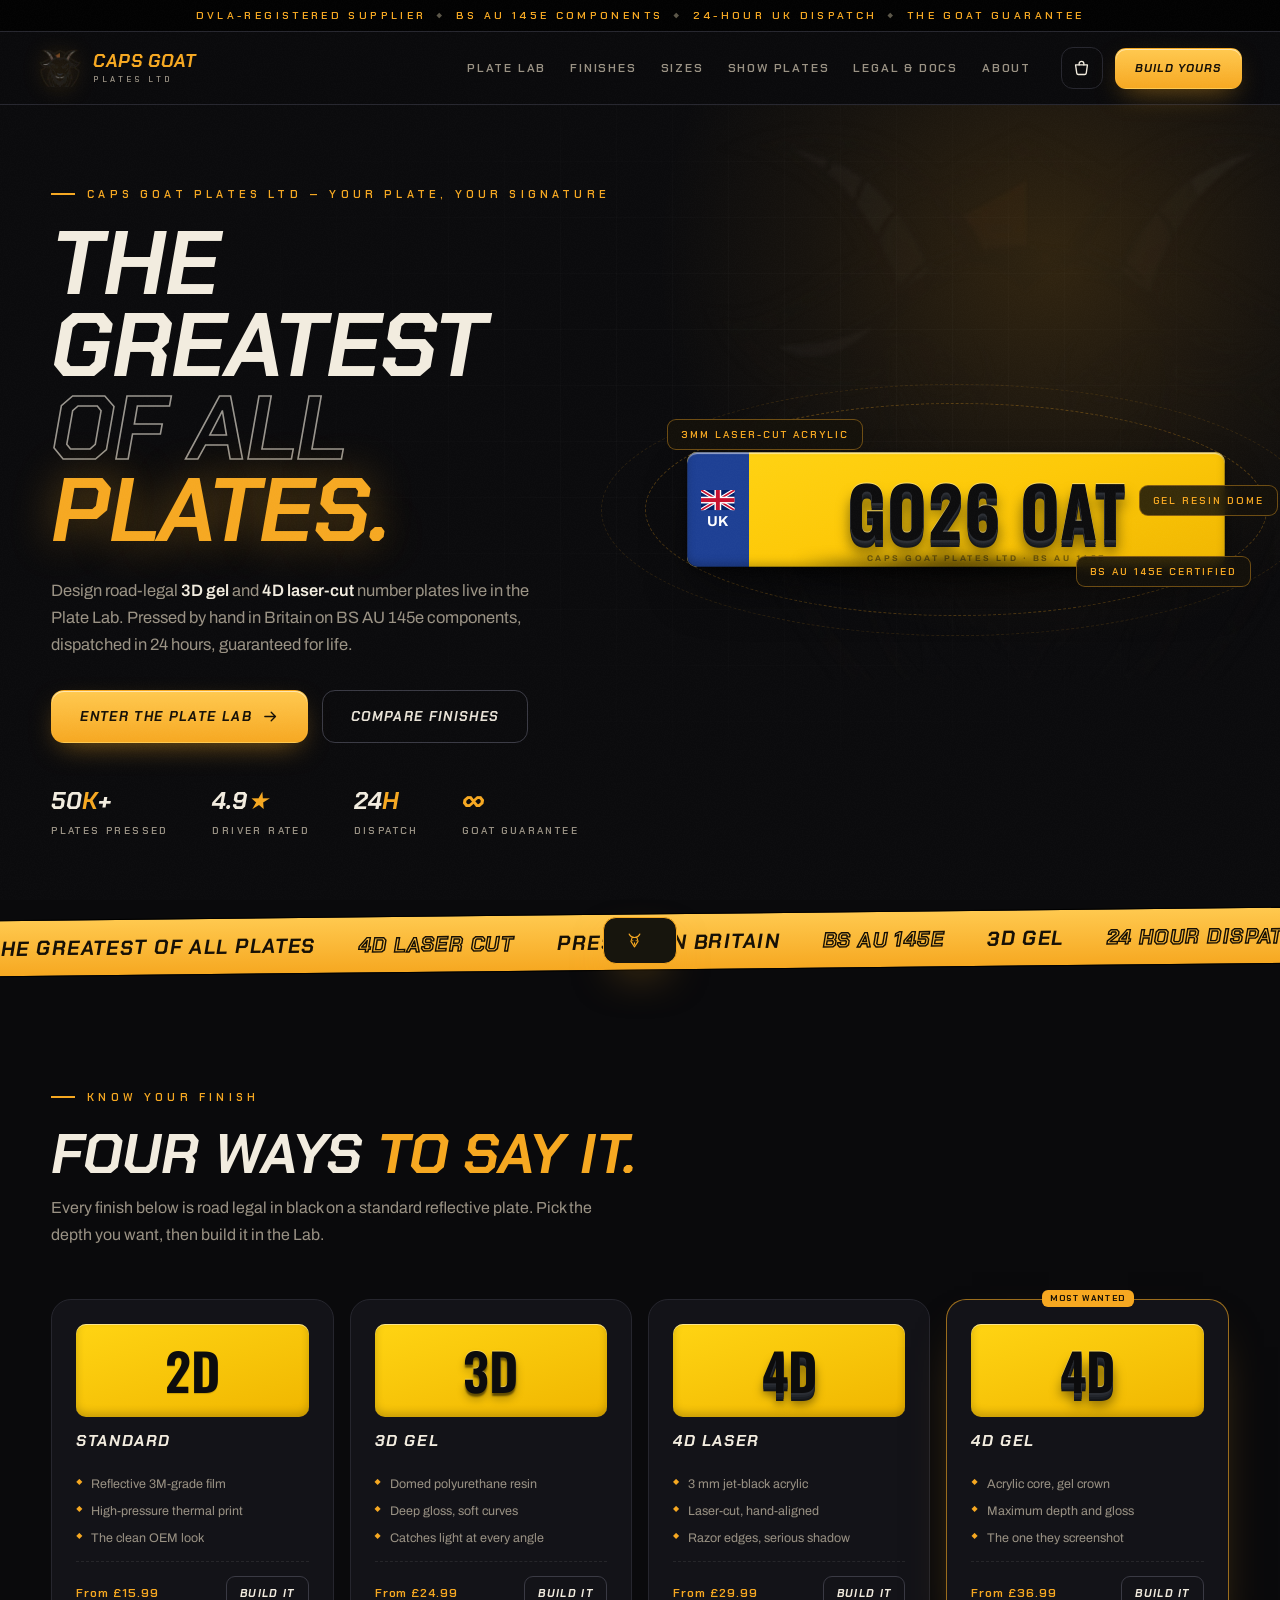
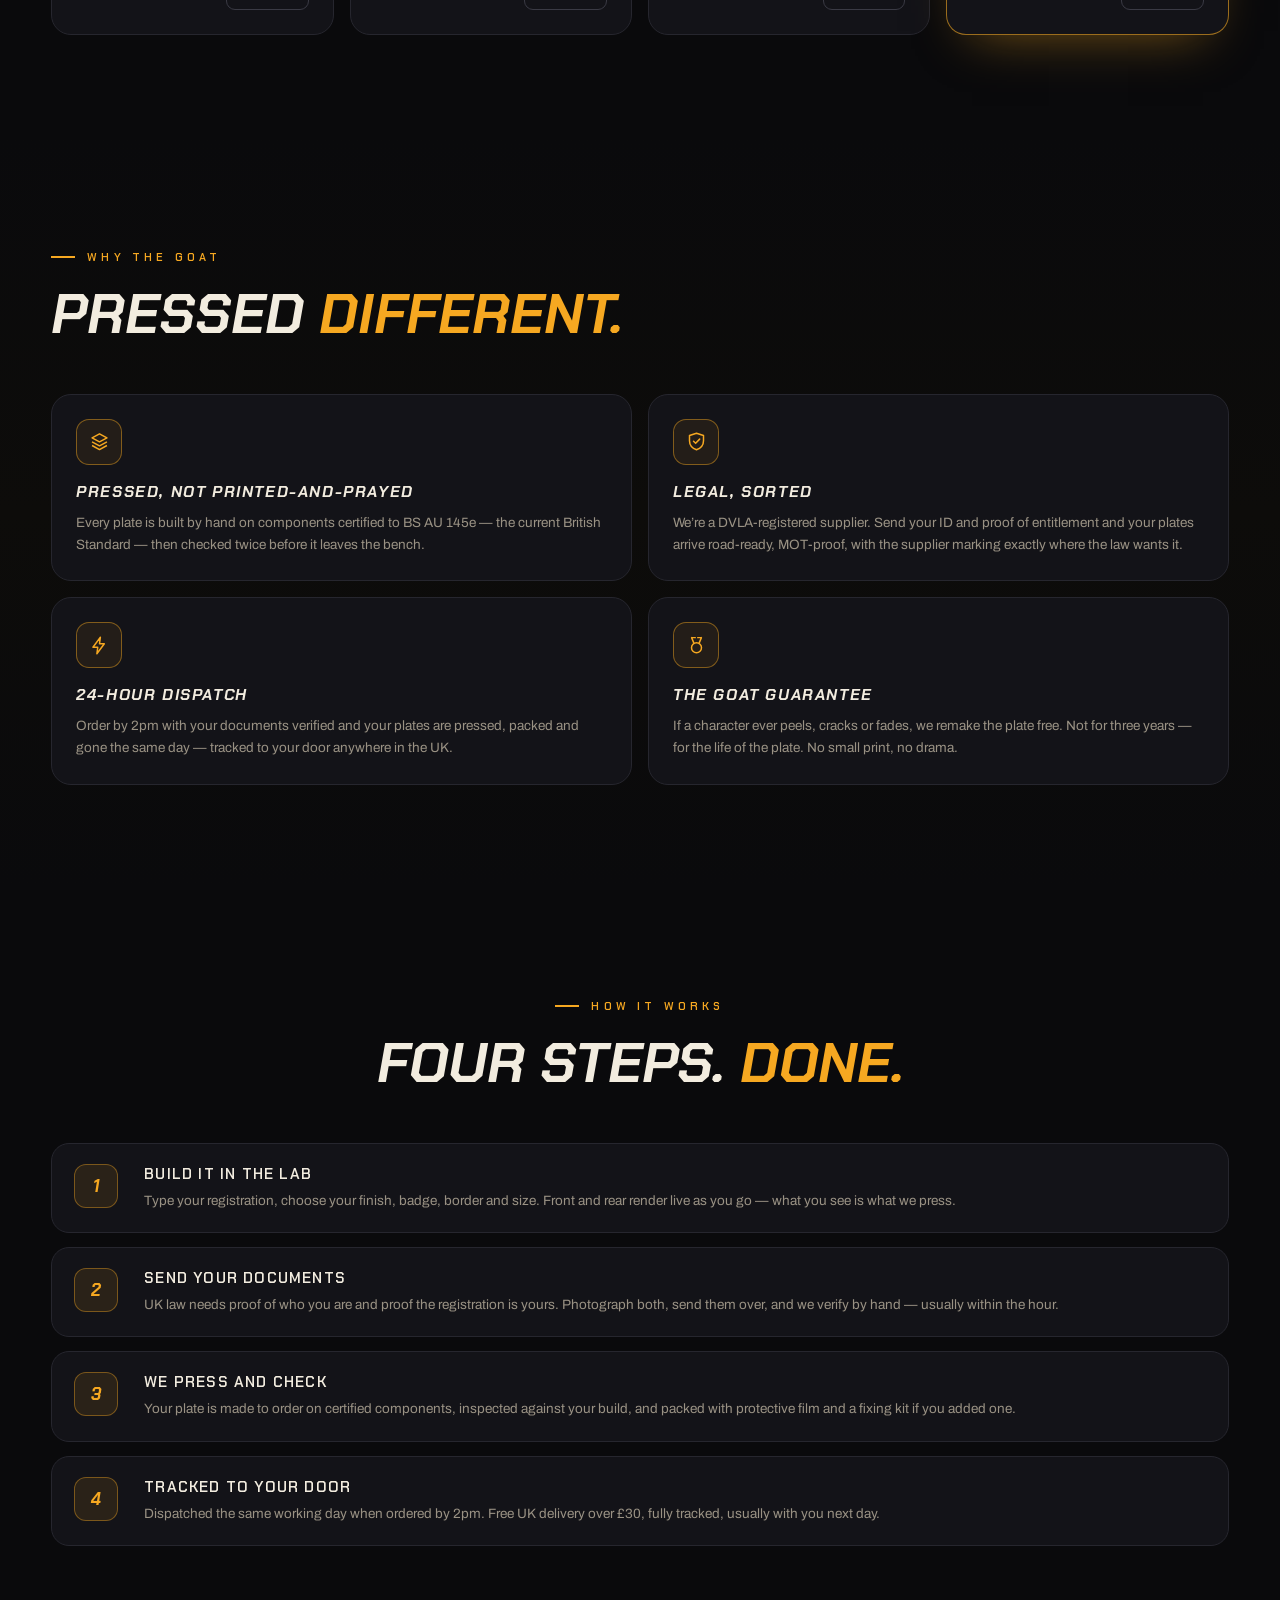
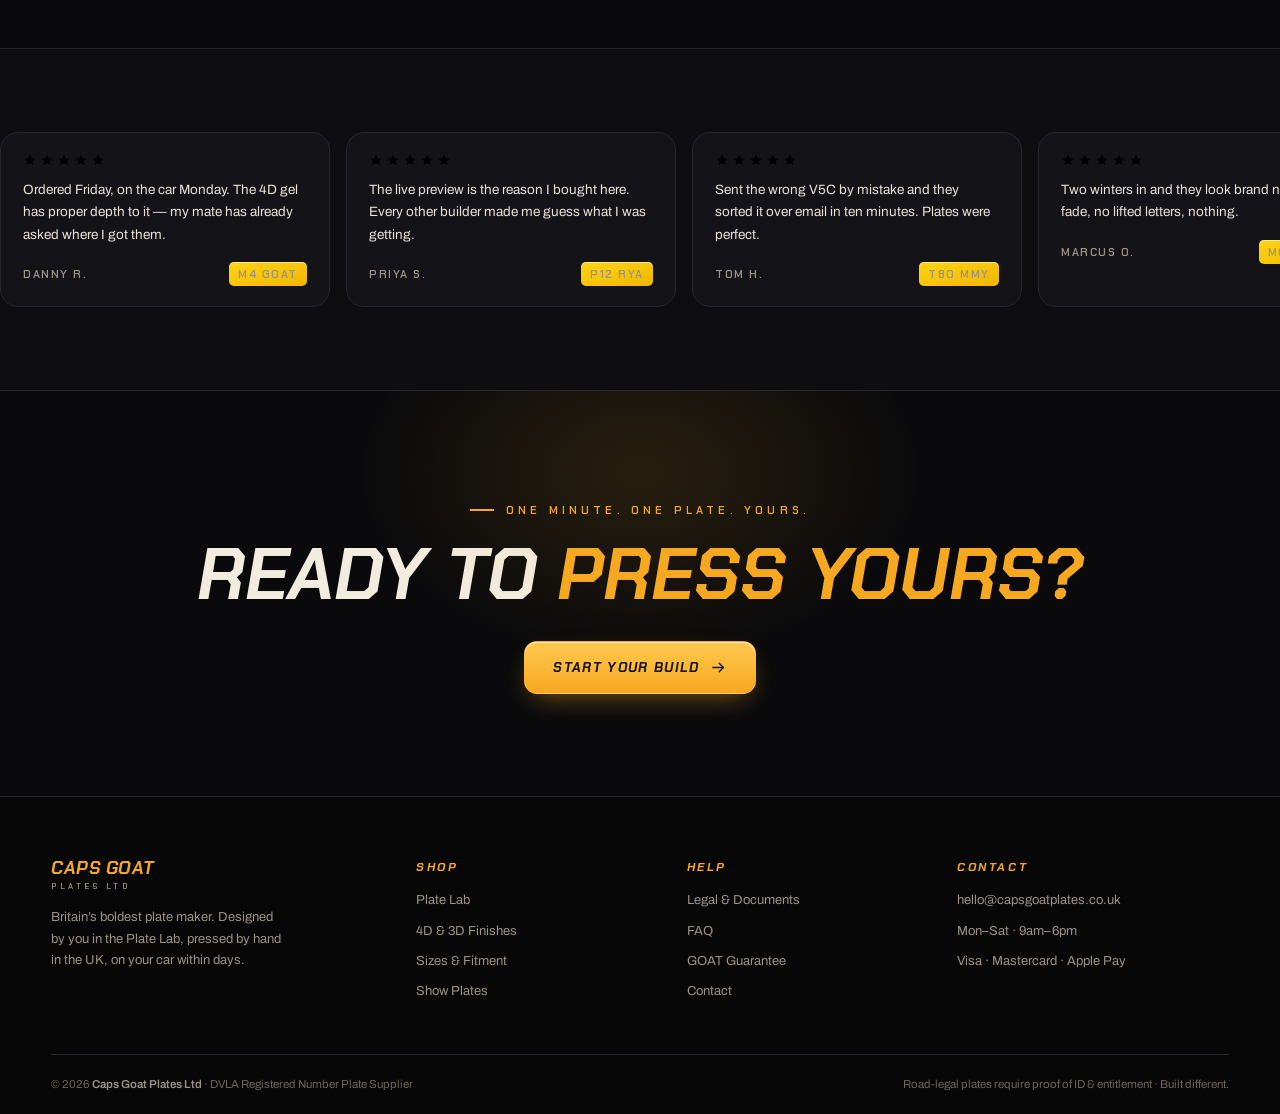
<file: caps-goat-plates-website (1)/index.html>
<!DOCTYPE html>
<html lang="en-GB" class="no-js">
<head>
<meta charset="utf-8">
<meta name="viewport" content="width=device-width,initial-scale=1">
<title>Caps Goat Plates Ltd | 3D &amp; 4D Number Plate Builder UK</title>
<meta name="description" content="Design road-legal 3D gel and 4D laser-cut number plates live in the Plate Lab. DVLA-registered supplier, BS AU 145e components, 24-hour UK dispatch, lifetime guarantee.">
<link rel="canonical" href="https://capsgoatplates.co.uk/">
<meta name="theme-color" content="#0a0a0c">
<meta name="robots" content="index,follow,max-image-preview:large">
<meta property="og:type" content="website">
<meta property="og:site_name" content="Caps Goat Plates Ltd">
<meta property="og:title" content="Caps Goat Plates Ltd | 3D &amp; 4D Number Plate Builder UK">
<meta property="og:description" content="Design road-legal 3D gel and 4D laser-cut number plates live in the Plate Lab. DVLA-registered supplier, BS AU 145e components, 24-hour UK dispatch, lifetime guarantee.">
<meta property="og:url" content="https://capsgoatplates.co.uk/">
<meta property="og:image" content="https://capsgoatplates.co.uk/assets/img/og.jpg">
<meta property="og:locale" content="en_GB">
<meta name="twitter:card" content="summary_large_image">
<meta name="twitter:title" content="Caps Goat Plates Ltd | 3D &amp; 4D Number Plate Builder UK">
<meta name="twitter:description" content="Design road-legal 3D gel and 4D laser-cut number plates live in the Plate Lab. DVLA-registered supplier, BS AU 145e components, 24-hour UK dispatch, lifetime guarantee.">
<meta name="twitter:image" content="https://capsgoatplates.co.uk/assets/img/og.jpg">
<link rel="icon" href="assets/img/favicon-32.png" sizes="32x32">
<link rel="apple-touch-icon" href="assets/img/apple-touch-icon.png">
<link rel="preconnect" href="https://fonts.googleapis.com">
<link rel="preconnect" href="https://fonts.gstatic.com" crossorigin>
<link rel="preload" as="image" href="assets/img/emblem.webp">
<link rel="stylesheet" href="assets/css/main.css?v=2">
<link rel="stylesheet" href="https://fonts.googleapis.com/css2?family=Archivo:ital,wght@0,400;0,600;0,700;1,700&family=Chakra+Petch:ital,wght@0,600;0,700;1,700&family=Oswald:wght@600&display=swap" media="print" onload="this.media='all'">
<noscript><link rel="stylesheet" href="https://fonts.googleapis.com/css2?family=Archivo:ital,wght@0,400;0,600;0,700;1,700&family=Chakra+Petch:ital,wght@0,600;0,700;1,700&family=Oswald:wght@600&display=swap"></noscript>
<script type="application/ld+json">{"@context":"https://schema.org","@type":"AutoPartsStore","name":"Caps Goat Plates Ltd","url":"https://capsgoatplates.co.uk/","image":"https://capsgoatplates.co.uk/assets/img/og.jpg","email":"hello@capsgoatplates.co.uk","priceRange":"££","address":{"@type":"PostalAddress","addressCountry":"GB"},"areaServed":"GB","description":"DVLA-registered maker of road-legal 3D gel and 4D laser-cut number plates, pressed by hand in Britain.","aggregateRating":{"@type":"AggregateRating","ratingValue":"4.9","reviewCount":"1284"}}</script>
</head>
<body>
<div class="noise" aria-hidden="true"></div>
<a class="skip" href="#main">Skip to content</a>
<div class="topbar">DVLA-Registered Supplier<b>&#9670;</b>BS AU 145e Components<b>&#9670;</b>24-Hour UK Dispatch<b>&#9670;</b>The GOAT Guarantee</div>
<header class="nav">
  <div class="nwrap">
    <a class="brand" href="index.html" aria-label="Caps Goat Plates Ltd home">
      <span class="emblem" role="img" aria-label="Caps Goat Plates emblem"></span>
      <span class="word"><b>CAPS GOAT</b><span>Plates Ltd</span></span>
    </a>
    <nav class="nlinks" aria-label="Primary"><a href="builder.html">Plate Lab</a><a href="finishes.html">Finishes</a><a href="sizes.html">Sizes</a><a href="show-plates.html">Show Plates</a><a href="legal-requirements.html">Legal &amp; Docs</a><a href="about.html">About</a></nav>
    <div class="nacts">
      <button class="cartbtn" id="cartBtn" aria-label="Open your garage">
        <svg aria-hidden="true"><use href="#i-cart"/></svg><span class="ccount" id="cartCount">0</span>
      </button>
      <a class="btn btn-gold btn-sm" href="builder.html">Build Yours</a>
      <button class="burger" id="burger" aria-label="Menu" aria-expanded="false" aria-controls="mobnav">
        <svg aria-hidden="true"><use href="#i-menu"/></svg>
      </button>
    </div>
  </div>
</header>
<nav class="mob" id="mobnav" aria-label="Mobile"><a href="builder.html">Plate Lab</a><a href="finishes.html">Finishes</a><a href="sizes.html">Sizes</a><a href="show-plates.html">Show Plates</a><a href="legal-requirements.html">Legal &amp; Docs</a><a href="about.html">About</a><a href="faq.html">FAQ</a><a href="contact.html">Contact</a></nav>
<main id="main">
<section class="hero">
  <div class="hero-glow"></div><div class="hero-grid"></div><div class="wm"></div>
  <div class="wrap hwrap">
    <div>
      <span class="kick" data-rev>Caps Goat Plates Ltd &mdash; Your Plate, Your Signature</span>
      <h1 class="h1" data-rev><span class="h-solid">The Greatest</span><br><span class="h-outline">Of All</span><br><span class="h-gold">Plates.</span></h1>
      <p class="sub" data-rev>Design road-legal <b>3D gel</b> and <b>4D laser-cut</b> number plates live in the Plate Lab. Pressed by hand in Britain on BS AU 145e components, dispatched in 24 hours, guaranteed for life.</p>
      <div class="cta-row" data-rev>
        <a class="btn btn-gold" href="builder.html">Enter the Plate Lab <svg aria-hidden="true"><use href="#i-arrow"/></svg></a>
        <a class="btn btn-ghost" href="finishes.html">Compare Finishes</a>
      </div>
      <div class="stats" data-rev>
        <div class="stat"><b>50<i>K</i>+</b><span>Plates pressed</span></div>
        <div class="stat"><b>4.9<i>&#9733;</i></b><span>Driver rated</span></div>
        <div class="stat"><b>24<i>H</i></b><span>Dispatch</span></div>
        <div class="stat"><b><i>&#8734;</i></b><span>Goat guarantee</span></div>
      </div>
    </div>
    <div class="hstage" id="heroStage">
      <div class="ring"></div><div class="ring r2"></div>
      <div class="htilt" id="heroTilt"><div id="heroPlate"></div><div class="hshadow"></div></div>
      <span class="chip c1">3mm Laser-Cut Acrylic</span>
      <span class="chip c2">BS AU 145e Certified</span>
      <span class="chip c3">Gel Resin Dome</span>
    </div>
  </div>
</section>

<div class="marquee" aria-hidden="true"><div class="mtrack" id="mq1"></div></div>

<section class="sect">
  <div class="wrap">
    <div class="shead" data-rev>
      <span class="kick">Know Your Finish</span>
      <h2 class="stitle">Four Ways <i>To Say It.</i></h2>
      <p>Every finish below is road legal in black on a standard reflective plate. Pick the depth you want, then build it in the Lab.</p>
    </div>
    <div class="grid4">
      <div class="card fincard" data-rev><div class="demo"><span style="text-shadow:0 1px 1px rgba(0,0,0,.18)">2D</span></div>
        <h3>Standard</h3><div class="specs"><span>Reflective 3M-grade film</span><span>High-pressure thermal print</span><span>The clean OEM look</span></div>
        <div class="finfoot"><b>From &pound;15.99</b><a class="go" href="builder.html?style=std">Build it</a></div></div>
      <div class="card fincard" data-rev><div class="demo"><span style="text-shadow:0 -1px 0 rgba(255,255,255,.32),0 3px 2px rgba(0,0,0,.52),0 6px 8px rgba(0,0,0,.26)">3D</span></div>
        <h3>3D Gel</h3><div class="specs"><span>Domed polyurethane resin</span><span>Deep gloss, soft curves</span><span>Catches light at every angle</span></div>
        <div class="finfoot"><b>From &pound;24.99</b><a class="go" href="builder.html?style=gel">Build it</a></div></div>
      <div class="card fincard" data-rev><div class="demo"><span style="text-shadow:0 2px 0 #2b2e34,0 4px 0 #23262c,0 6px 0 #1b1e23,0 8px 0 #14161a,0 11px 10px rgba(0,0,0,.52)">4D</span></div>
        <h3>4D Laser</h3><div class="specs"><span>3&nbsp;mm jet-black acrylic</span><span>Laser-cut, hand-aligned</span><span>Razor edges, serious shadow</span></div>
        <div class="finfoot"><b>From &pound;29.99</b><a class="go" href="builder.html?style=l4d">Build it</a></div></div>
      <div class="card fincard best" data-rev><span class="tag" style="top:-10px">Most Wanted</span>
        <div class="demo"><span style="text-shadow:0 -1px 0 rgba(255,255,255,.38),0 2px 0 #2b2e34,0 4px 0 #23262c,0 6px 0 #1b1e23,0 8px 0 #14161a,0 12px 12px rgba(0,0,0,.55)">4D</span></div>
        <h3>4D Gel</h3><div class="specs"><span>Acrylic core, gel crown</span><span>Maximum depth and gloss</span><span>The one they screenshot</span></div>
        <div class="finfoot"><b>From &pound;36.99</b><a class="go" href="builder.html?style=g4d">Build it</a></div></div>
    </div>
  </div>
</section>

<section class="sect alt">
  <div class="wrap">
    <div class="shead" data-rev><span class="kick">Why The Goat</span><h2 class="stitle">Pressed <i>Different.</i></h2></div>
    <div class="grid2">
      <div class="card" data-rev><span class="fico"><svg aria-hidden="true"><use href="#i-layers"/></svg></span>
        <h3>Pressed, not printed-and-prayed</h3><p>Every plate is built by hand on components certified to BS AU 145e &mdash; the current British Standard &mdash; then checked twice before it leaves the bench.</p></div>
      <div class="card" data-rev><span class="fico"><svg aria-hidden="true"><use href="#i-shield"/></svg></span>
        <h3>Legal, sorted</h3><p>We&rsquo;re a DVLA-registered supplier. Send your ID and proof of entitlement and your plates arrive road-ready, MOT-proof, with the supplier marking exactly where the law wants it.</p></div>
      <div class="card" data-rev><span class="fico"><svg aria-hidden="true"><use href="#i-bolt"/></svg></span>
        <h3>24-hour dispatch</h3><p>Order by 2pm with your documents verified and your plates are pressed, packed and gone the same day &mdash; tracked to your door anywhere in the UK.</p></div>
      <div class="card" data-rev><span class="fico"><svg aria-hidden="true"><use href="#i-medal"/></svg></span>
        <h3>The GOAT Guarantee</h3><p>If a character ever peels, cracks or fades, we remake the plate free. Not for three years &mdash; for the life of the plate. No small print, no drama.</p></div>
    </div>
  </div>
</section>

<section class="sect">
  <div class="wrap">
    <div class="shead mid" data-rev><span class="kick">How It Works</span><h2 class="stitle">Four Steps. <i>Done.</i></h2></div>
    <div class="steps-n">
      <div class="stepn-row" data-rev><span class="num">1</span><div><h3>Build it in the Lab</h3><p>Type your registration, choose your finish, badge, border and size. Front and rear render live as you go &mdash; what you see is what we press.</p></div></div>
      <div class="stepn-row" data-rev><span class="num">2</span><div><h3>Send your documents</h3><p>UK law needs proof of who you are and proof the registration is yours. Photograph both, send them over, and we verify by hand &mdash; usually within the hour.</p></div></div>
      <div class="stepn-row" data-rev><span class="num">3</span><div><h3>We press and check</h3><p>Your plate is made to order on certified components, inspected against your build, and packed with protective film and a fixing kit if you added one.</p></div></div>
      <div class="stepn-row" data-rev><span class="num">4</span><div><h3>Tracked to your door</h3><p>Dispatched the same working day when ordered by 2pm. Free UK delivery over &pound;30, fully tracked, usually with you next day.</p></div></div>
    </div>
  </div>
</section>

<section class="revs" aria-label="Customer reviews"><div class="rtrack" id="revTrack"></div></section>
<section class="ctaband">
  <div class="wrap" data-rev>
    <span class="kick" style="justify-content:center;display:inline-flex">One minute. One plate. Yours.</span>
    <h2 class="stitle">Ready To <i>Press Yours?</i></h2>
    <a class="btn btn-gold" href="builder.html">Start Your Build <svg aria-hidden="true"><use href="#i-arrow"/></svg></a>
  </div>
</section>
</main>
<footer>
  <div class="wrap">
    <div class="fgrid">
      <div class="fcol fbrand">
        <a class="brand" href="index.html" style="margin-bottom:16px"><span class="emblem"></span><span class="word"><b>CAPS GOAT</b><span>Plates Ltd</span></span></a>
        <p>Britain&rsquo;s boldest plate maker. Designed by you in the Plate Lab, pressed by hand in the UK, on your car within days.</p>
      </div>
      <div class="fcol">
        <h2>Shop</h2>
        <a href="builder.html">Plate Lab</a><a href="finishes.html">4D &amp; 3D Finishes</a>
        <a href="sizes.html">Sizes &amp; Fitment</a><a href="show-plates.html">Show Plates</a>
      </div>
      <div class="fcol">
        <h2>Help</h2>
        <a href="legal-requirements.html">Legal &amp; Documents</a><a href="faq.html">FAQ</a>
        <a href="about.html">GOAT Guarantee</a><a href="contact.html">Contact</a>
      </div>
      <div class="fcol">
        <h2>Contact</h2>
        <p><a href="mailto:hello@capsgoatplates.co.uk">hello@capsgoatplates.co.uk</a></p>
        <p>Mon&ndash;Sat &middot; 9am&ndash;6pm</p>
        <p>Visa &middot; Mastercard &middot; Apple Pay</p>
      </div>
    </div>
    <div class="fbot">
      <span>&copy; 2026 <b>Caps Goat Plates Ltd</b> &middot; DVLA Registered Number Plate Supplier</span>
      <span>Road-legal plates require proof of ID &amp; entitlement &middot; Built different.</span>
    </div>
  </div>
</footer>
<div class="scrim" id="scrim"></div>
<aside class="drawer" id="drawer" aria-label="Your garage">
  <div class="dhead"><h2>Your <i>Garage</i></h2>
    <button class="dclose" id="closeCart" aria-label="Close"><svg aria-hidden="true"><use href="#i-x"/></svg></button></div>
  <div class="ditems" id="cartItems">
    <div class="dempty on" id="dempty">
      <div class="demblem"></div><b>Your garage is empty</b>
      <p>Nothing pressed yet &mdash; the Lab is waiting.</p>
      <a class="btn btn-gold btn-sm" href="builder.html" id="emptyCta">Start building</a>
    </div>
  </div>
  <div class="dfoot" id="dfoot" style="display:none">
    <div class="drow"><span>Subtotal</span><b id="subVal">&pound;0.00</b></div>
    <div class="drow"><span>UK delivery</span><b id="shipVal">FREE</b></div>
    <div class="drow dtot"><span>Total</span><b id="grandVal">&pound;0.00</b></div>
    <button class="btn btn-gold btn-wide" id="checkoutBtn">Press My Order <svg aria-hidden="true"><use href="#i-arrow"/></svg></button>
  </div>
</aside>
<div class="modal" id="modal" role="dialog" aria-modal="true" aria-labelledby="modalT">
  <div class="mcard">
    <div class="mico"><svg aria-hidden="true"><use href="#i-check"/></svg></div>
    <h2 id="modalT">Ready To Press.</h2>
    <p id="modalSum"></p>
    <p>Checkout is not connected yet. Wire this button to your payment provider and the document-upload step when you&rsquo;re ready to trade.</p>
    <button class="btn btn-gold" id="modalClose">Back to the Lab</button>
  </div>
</div>
<div class="toast" id="toast"><svg aria-hidden="true"><use href="#i-goat"/></svg><span id="toastMsg"></span></div>
<svg width="0" height="0" style="position:absolute" aria-hidden="true" focusable="false"><defs>
<symbol id="f-uk" viewBox="0 0 60 36"><rect width="60" height="36" fill="#012169"/><path d="M0 0L60 36M60 0L0 36" stroke="#fff" stroke-width="7"/><path d="M0 0L60 36M60 0L0 36" stroke="#C8102E" stroke-width="3"/><rect x="24" width="12" height="36" fill="#fff"/><rect y="12" width="60" height="12" fill="#fff"/><rect x="26.5" width="7" height="36" fill="#C8102E"/><rect y="14.5" width="60" height="7" fill="#C8102E"/></symbol>
<symbol id="f-eng" viewBox="0 0 60 36"><rect width="60" height="36" fill="#fff"/><rect x="26" width="8" height="36" fill="#C8102E"/><rect y="14" width="60" height="8" fill="#C8102E"/></symbol>
<symbol id="f-sco" viewBox="0 0 60 36"><rect width="60" height="36" fill="#005EB8"/><path d="M0 0L60 36M60 0L0 36" stroke="#fff" stroke-width="7"/></symbol>
<symbol id="f-wal" viewBox="0 0 60 36"><rect width="60" height="18" fill="#fff"/><rect y="18" width="60" height="18" fill="#00AB39"/><path fill="#D30731" d="M13 25c3-6 9-9.5 15-9.5 4 0 6.5-2 7.5-4.5 0 3-1 5-3 6.5 5 0 9.5 2 11.5 6-3-2-6.5-3-9.5-2 2 1 3 3 3 5-2-3-5-4-8-4l-4.5 1c-3 1-6.5 0-8.5-2 0 2 1 3.5 2 4.5-3 0-5-.5-5.5-1z"/></symbol>
<symbol id="i-cart" viewBox="0 0 24 24"><path d="M4.5 7.5h15l-1.5 10.4a2 2 0 0 1-2 1.7H8a2 2 0 0 1-2-1.7L4.5 7.5Z" fill="none" stroke="currentColor" stroke-width="1.7" stroke-linejoin="round"/><path d="M9 7.5V6a3 3 0 0 1 6 0v1.5" fill="none" stroke="currentColor" stroke-width="1.7" stroke-linecap="round"/></symbol>
<symbol id="i-goat" viewBox="0 0 24 24"><path d="M4.5 3c1.6 3.2 3.7 4.7 7.5 4.7S17.9 6.2 19.5 3M8.4 8.6 7 13.2l5 7.8 5-7.8-1.4-4.6M9.6 12.2h.01M14.4 12.2h.01M12 15.2v2.2" fill="none" stroke="currentColor" stroke-width="1.6" stroke-linecap="round" stroke-linejoin="round"/></symbol>
<symbol id="i-star" viewBox="0 0 24 24"><path d="M12 2.8 14.9 9l6.5.7-4.9 4.3 1.4 6.4L12 17.1l-5.9 3.3 1.4-6.4L2.6 9.7 9.1 9Z"/></symbol>
<symbol id="i-lock" viewBox="0 0 24 24"><rect x="5.5" y="10.5" width="13" height="9.5" rx="2" fill="none" stroke="currentColor" stroke-width="1.8"/><path d="M8.5 10.5V7.5a3.5 3.5 0 0 1 7 0v3" fill="none" stroke="currentColor" stroke-width="1.8"/></symbol>
<symbol id="i-shield" viewBox="0 0 24 24"><path d="M12 2.6 20 5.2v5.8c0 5-3.2 8.6-8 10.4-4.8-1.8-8-5.4-8-10.4V5.2Z" fill="none" stroke="currentColor" stroke-width="1.7" stroke-linejoin="round"/><path d="m8.6 11.7 2.4 2.4 4.6-4.8" fill="none" stroke="currentColor" stroke-width="1.7" stroke-linecap="round" stroke-linejoin="round"/></symbol>
<symbol id="i-bolt" viewBox="0 0 24 24"><path d="M13 2.5 4.5 14H10l-1 7.5L17.5 10H12z" fill="none" stroke="currentColor" stroke-width="1.7" stroke-linejoin="round"/></symbol>
<symbol id="i-layers" viewBox="0 0 24 24"><path d="M12 3.2l8.5 4.6L12 12.4 3.5 7.8Z" fill="none" stroke="currentColor" stroke-width="1.7" stroke-linejoin="round"/><path d="M3.5 12.4 12 17l8.5-4.6M3.5 16.6 12 21.2l8.5-4.6" fill="none" stroke="currentColor" stroke-width="1.7" stroke-linejoin="round"/></symbol>
<symbol id="i-medal" viewBox="0 0 24 24"><circle cx="12" cy="14.5" r="5.7" fill="none" stroke="currentColor" stroke-width="1.7"/><path d="M9 9.3 6.4 3M15 9.3 17.6 3M6.4 3h4.2M17.6 3h-4.2" fill="none" stroke="currentColor" stroke-width="1.7" stroke-linecap="round"/></symbol>
<symbol id="i-x" viewBox="0 0 24 24"><path d="M6 6l12 12M18 6 6 18" stroke="currentColor" stroke-width="1.9" stroke-linecap="round"/></symbol>
<symbol id="i-plus" viewBox="0 0 24 24"><path d="M12 5v14M5 12h14" stroke="currentColor" stroke-width="1.9" stroke-linecap="round" fill="none"/></symbol>
<symbol id="i-arrow" viewBox="0 0 24 24"><path d="M4 12h15m-6-6 6 6-6 6" fill="none" stroke="currentColor" stroke-width="1.9" stroke-linecap="round" stroke-linejoin="round"/></symbol>
<symbol id="i-check" viewBox="0 0 24 24"><path d="m4.5 12.6 5 5 10-11.2" fill="none" stroke="currentColor" stroke-width="2.1" stroke-linecap="round" stroke-linejoin="round"/></symbol>
<symbol id="i-slash" viewBox="0 0 24 24"><circle cx="12" cy="12" r="8.5" fill="none" stroke="currentColor" stroke-width="1.7"/><path d="M6.5 17.5 17.5 6.5" stroke="currentColor" stroke-width="1.7" stroke-linecap="round"/></symbol>
<symbol id="i-menu" viewBox="0 0 24 24"><path d="M4 7h16M4 12h16M4 17h16" stroke="currentColor" stroke-width="1.9" stroke-linecap="round"/></symbol>
<symbol id="i-doc" viewBox="0 0 24 24"><path d="M6 2.8h7.5L19 8.4V21a1 1 0 0 1-1 1H6a1 1 0 0 1-1-1V3.8a1 1 0 0 1 1-1Z" fill="none" stroke="currentColor" stroke-width="1.7" stroke-linejoin="round"/><path d="M13.2 3v5.5H19M8.5 13h7M8.5 17h5" fill="none" stroke="currentColor" stroke-width="1.7" stroke-linecap="round"/></symbol>
<symbol id="i-warn" viewBox="0 0 24 24"><path d="M12 3.4 21.5 20H2.5Z" fill="none" stroke="currentColor" stroke-width="1.7" stroke-linejoin="round"/><path d="M12 9.5v4.2M12 16.8h.01" stroke="currentColor" stroke-width="1.9" stroke-linecap="round"/></symbol>
<symbol id="i-ruler" viewBox="0 0 24 24"><rect x="2.5" y="8" width="19" height="8" rx="1.4" fill="none" stroke="currentColor" stroke-width="1.7"/><path d="M7 8v3.4M11 8v4.6M15 8v3.4M19 8v4.6" stroke="currentColor" stroke-width="1.6" stroke-linecap="round"/></symbol>
<symbol id="i-mail" viewBox="0 0 24 24"><rect x="2.8" y="5" width="18.4" height="14" rx="2" fill="none" stroke="currentColor" stroke-width="1.7"/><path d="m3.5 6.5 8.5 6.4 8.5-6.4" fill="none" stroke="currentColor" stroke-width="1.7" stroke-linecap="round"/></symbol>
</defs></svg>
<script src="assets/js/site.js?v=2" defer></script>
</body>
</html>
</file>
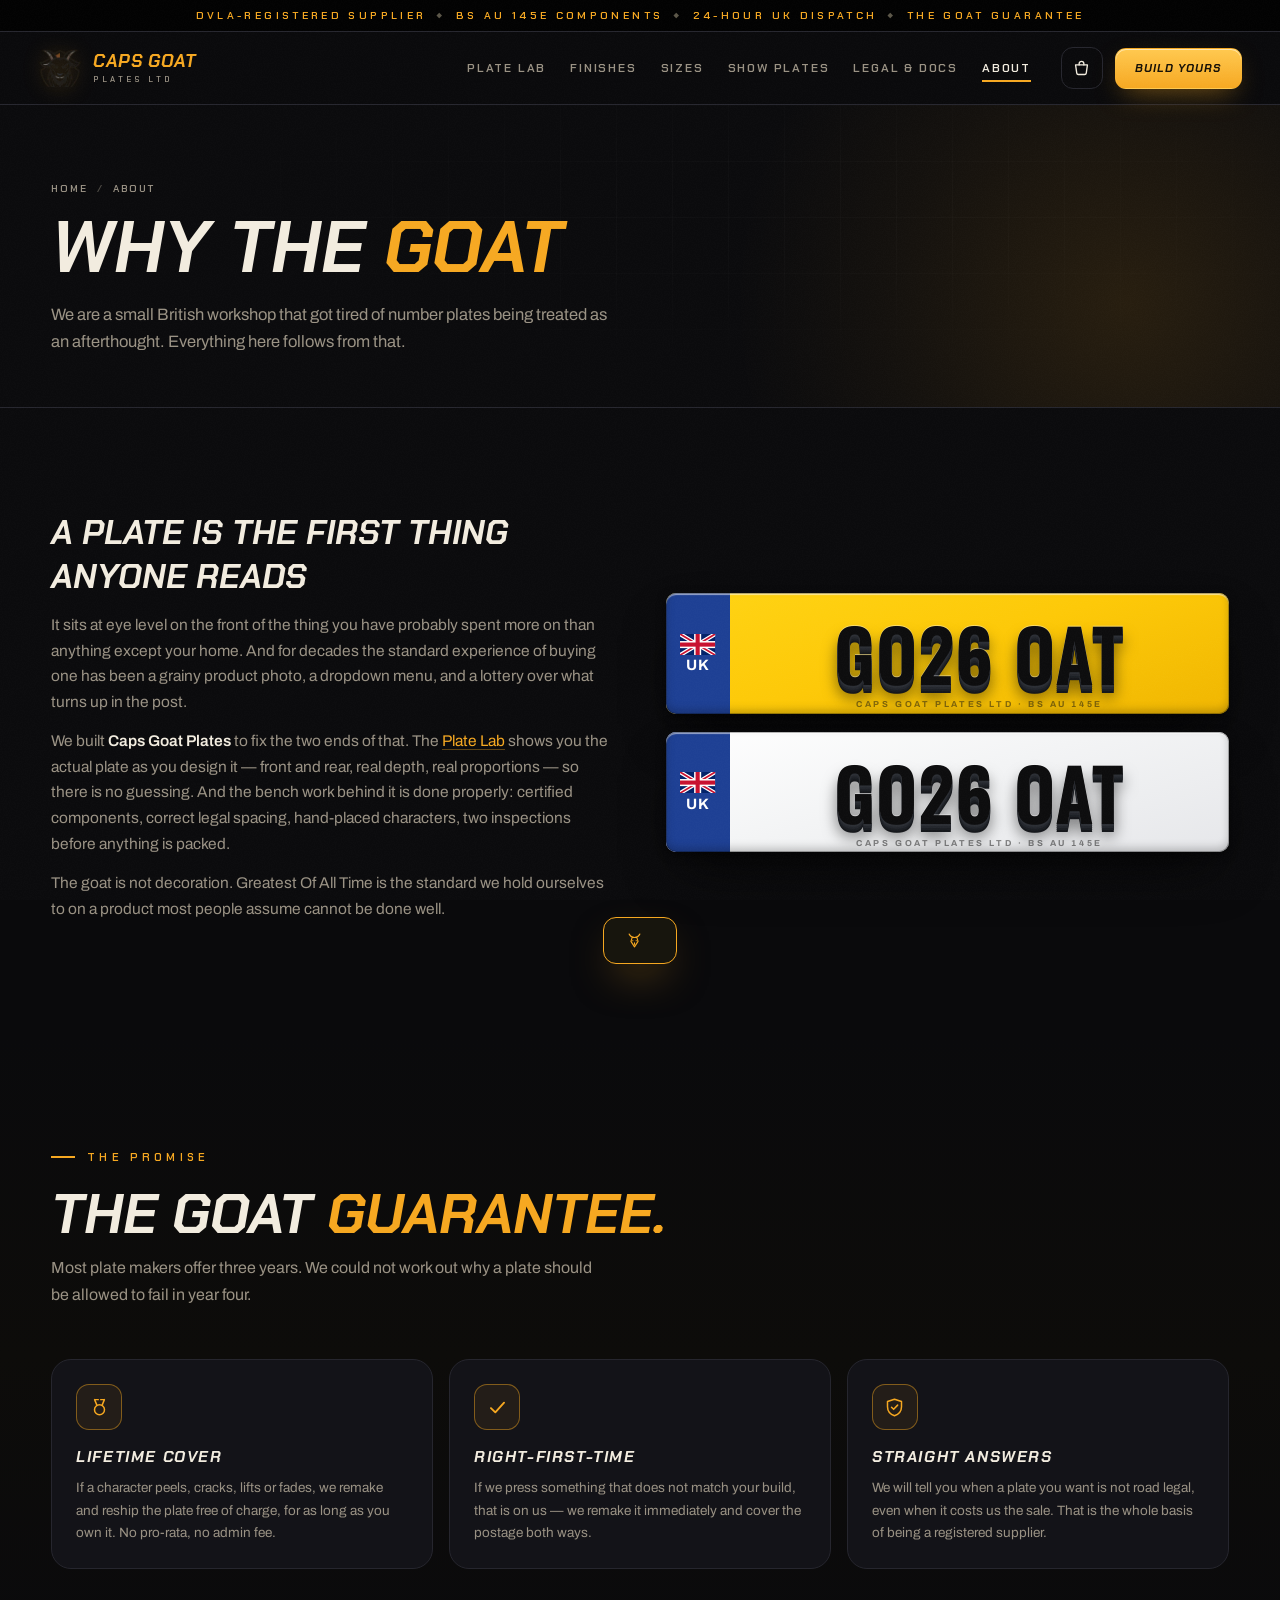
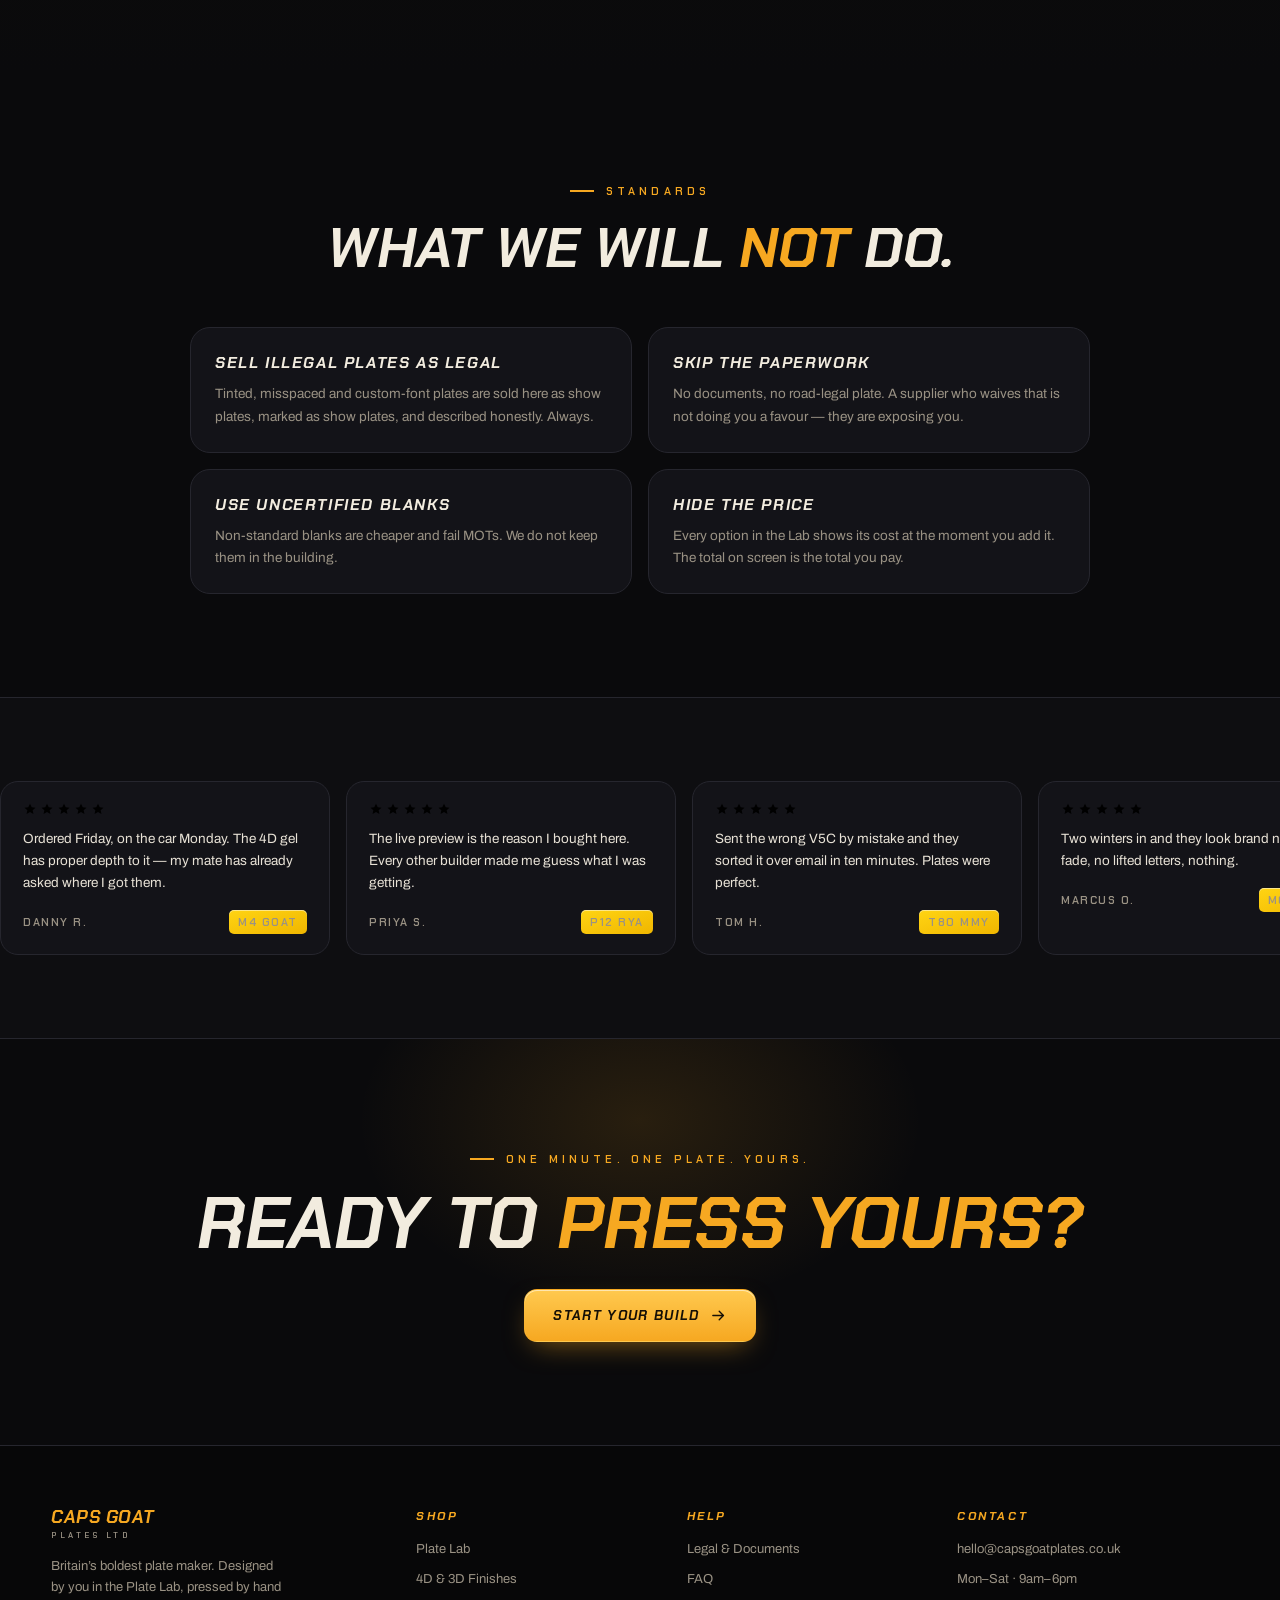
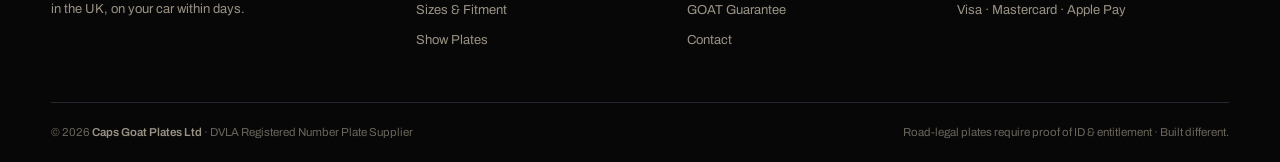
<file: caps-goat-plates-website (1)/about.html>
<!DOCTYPE html>
<html lang="en-GB" class="no-js">
<head>
<meta charset="utf-8">
<meta name="viewport" content="width=device-width,initial-scale=1">
<title>About Caps Goat Plates Ltd | British Number Plate Makers</title>
<meta name="description" content="A small British workshop making road-legal 3D and 4D number plates properly: certified components, hand-placed characters and a lifetime GOAT Guarantee.">
<link rel="canonical" href="https://capsgoatplates.co.uk/about.html">
<meta name="theme-color" content="#0a0a0c">
<meta name="robots" content="index,follow,max-image-preview:large">
<meta property="og:type" content="website">
<meta property="og:site_name" content="Caps Goat Plates Ltd">
<meta property="og:title" content="About Caps Goat Plates Ltd | British Number Plate Makers">
<meta property="og:description" content="A small British workshop making road-legal 3D and 4D number plates properly: certified components, hand-placed characters and a lifetime GOAT Guarantee.">
<meta property="og:url" content="https://capsgoatplates.co.uk/about.html">
<meta property="og:image" content="https://capsgoatplates.co.uk/assets/img/og.jpg">
<meta property="og:locale" content="en_GB">
<meta name="twitter:card" content="summary_large_image">
<meta name="twitter:title" content="About Caps Goat Plates Ltd | British Number Plate Makers">
<meta name="twitter:description" content="A small British workshop making road-legal 3D and 4D number plates properly: certified components, hand-placed characters and a lifetime GOAT Guarantee.">
<meta name="twitter:image" content="https://capsgoatplates.co.uk/assets/img/og.jpg">
<link rel="icon" href="assets/img/favicon-32.png" sizes="32x32">
<link rel="apple-touch-icon" href="assets/img/apple-touch-icon.png">
<link rel="preconnect" href="https://fonts.googleapis.com">
<link rel="preconnect" href="https://fonts.gstatic.com" crossorigin>
<link rel="preload" as="image" href="assets/img/emblem.webp">
<link rel="stylesheet" href="assets/css/main.css?v=2">
<link rel="stylesheet" href="https://fonts.googleapis.com/css2?family=Archivo:ital,wght@0,400;0,600;0,700;1,700&family=Chakra+Petch:ital,wght@0,600;0,700;1,700&family=Oswald:wght@600&display=swap" media="print" onload="this.media='all'">
<noscript><link rel="stylesheet" href="https://fonts.googleapis.com/css2?family=Archivo:ital,wght@0,400;0,600;0,700;1,700&family=Chakra+Petch:ital,wght@0,600;0,700;1,700&family=Oswald:wght@600&display=swap"></noscript>
<script type="application/ld+json">{"@context":"https://schema.org","@type":"BreadcrumbList","itemListElement":[{"@type":"ListItem","position":1,"name":"Home","item":"https://capsgoatplates.co.uk/"},{"@type":"ListItem","position":2,"name":"About","item":"https://capsgoatplates.co.uk/about.html"}]}</script>
</head>
<body>
<div class="noise" aria-hidden="true"></div>
<a class="skip" href="#main">Skip to content</a>
<div class="topbar">DVLA-Registered Supplier<b>&#9670;</b>BS AU 145e Components<b>&#9670;</b>24-Hour UK Dispatch<b>&#9670;</b>The GOAT Guarantee</div>
<header class="nav">
  <div class="nwrap">
    <a class="brand" href="index.html" aria-label="Caps Goat Plates Ltd home">
      <span class="emblem" role="img" aria-label="Caps Goat Plates emblem"></span>
      <span class="word"><b>CAPS GOAT</b><span>Plates Ltd</span></span>
    </a>
    <nav class="nlinks" aria-label="Primary"><a href="builder.html">Plate Lab</a><a href="finishes.html">Finishes</a><a href="sizes.html">Sizes</a><a href="show-plates.html">Show Plates</a><a href="legal-requirements.html">Legal &amp; Docs</a><a href="about.html" aria-current="page">About</a></nav>
    <div class="nacts">
      <button class="cartbtn" id="cartBtn" aria-label="Open your garage">
        <svg aria-hidden="true"><use href="#i-cart"/></svg><span class="ccount" id="cartCount">0</span>
      </button>
      <a class="btn btn-gold btn-sm" href="builder.html">Build Yours</a>
      <button class="burger" id="burger" aria-label="Menu" aria-expanded="false" aria-controls="mobnav">
        <svg aria-hidden="true"><use href="#i-menu"/></svg>
      </button>
    </div>
  </div>
</header>
<nav class="mob" id="mobnav" aria-label="Mobile"><a href="builder.html">Plate Lab</a><a href="finishes.html">Finishes</a><a href="sizes.html">Sizes</a><a href="show-plates.html">Show Plates</a><a href="legal-requirements.html">Legal &amp; Docs</a><a href="about.html" aria-current="page">About</a><a href="faq.html">FAQ</a><a href="contact.html">Contact</a></nav>
<main id="main">
<section class="phead">
  <div class="hero-glow"></div><div class="hero-grid"></div>
  <div class="wrap">
    <nav class="crumb" aria-label="Breadcrumb"><a href="index.html">Home</a><span>/</span>About</nav>
    <h1 class="ptitle">Why The <i>Goat</i></h1>
    <p class="plead">We are a small British workshop that got tired of number plates being treated as an afterthought. Everything here follows from that.</p>
  </div>
</section>
<section class="sect">
  <div class="wrap">
    <div class="grid2" style="align-items:center;gap:clamp(30px,4vw,60px)">
      <div class="prose" data-rev>
        <h2 style="margin-top:0">A plate is the first thing anyone reads</h2>
        <p>It sits at eye level on the front of the thing you have probably spent more on than anything except your home. And for decades the standard experience of buying one has been a grainy product photo, a dropdown menu, and a lottery over what turns up in the post.</p>
        <p>We built <strong>Caps Goat Plates</strong> to fix the two ends of that. The <a href="builder.html">Plate Lab</a> shows you the actual plate as you design it &mdash; front and rear, real depth, real proportions &mdash; so there is no guessing. And the bench work behind it is done properly: certified components, correct legal spacing, hand-placed characters, two inspections before anything is packed.</p>
        <p>The goat is not decoration. Greatest Of All Time is the standard we hold ourselves to on a product most people assume cannot be done well.</p>
      </div>
      <div data-rev>
        <div data-plate='{"reg":"GO26 OAT","style":"g4d","badge":"uk","face":"rear"}'></div>
        <div style="margin-top:18px" data-plate='{"reg":"GO26 OAT","style":"g4d","badge":"uk","face":"front"}'></div>
      </div>
    </div>
  </div>
</section>

<section class="sect alt">
  <div class="wrap">
    <div class="shead" data-rev><span class="kick">The Promise</span><h2 class="stitle">The GOAT <i>Guarantee.</i></h2>
      <p>Most plate makers offer three years. We could not work out why a plate should be allowed to fail in year four.</p></div>
    <div class="grid3">
      <div class="card" data-rev><span class="fico"><svg aria-hidden="true"><use href="#i-medal"/></svg></span>
        <h3>Lifetime cover</h3><p>If a character peels, cracks, lifts or fades, we remake and reship the plate free of charge, for as long as you own it. No pro-rata, no admin fee.</p></div>
      <div class="card" data-rev><span class="fico"><svg aria-hidden="true"><use href="#i-check"/></svg></span>
        <h3>Right-first-time</h3><p>If we press something that does not match your build, that is on us &mdash; we remake it immediately and cover the postage both ways.</p></div>
      <div class="card" data-rev><span class="fico"><svg aria-hidden="true"><use href="#i-shield"/></svg></span>
        <h3>Straight answers</h3><p>We will tell you when a plate you want is not road legal, even when it costs us the sale. That is the whole basis of being a registered supplier.</p></div>
    </div>
  </div>
</section>

<section class="sect">
  <div class="wrap">
    <div class="shead mid" data-rev><span class="kick">Standards</span><h2 class="stitle">What We Will <i>Not</i> Do.</h2></div>
    <div class="grid2" style="max-width:900px;margin:0 auto">
      <div class="card" data-rev><h3>Sell illegal plates as legal</h3><p>Tinted, misspaced and custom-font plates are sold here as show plates, marked as show plates, and described honestly. Always.</p></div>
      <div class="card" data-rev><h3>Skip the paperwork</h3><p>No documents, no road-legal plate. A supplier who waives that is not doing you a favour &mdash; they are exposing you.</p></div>
      <div class="card" data-rev><h3>Use uncertified blanks</h3><p>Non-standard blanks are cheaper and fail MOTs. We do not keep them in the building.</p></div>
      <div class="card" data-rev><h3>Hide the price</h3><p>Every option in the Lab shows its cost at the moment you add it. The total on screen is the total you pay.</p></div>
    </div>
  </div>
</section>

<section class="revs" aria-label="Customer reviews"><div class="rtrack" id="revTrack"></div></section>
<section class="ctaband">
  <div class="wrap" data-rev>
    <span class="kick" style="justify-content:center;display:inline-flex">One minute. One plate. Yours.</span>
    <h2 class="stitle">Ready To <i>Press Yours?</i></h2>
    <a class="btn btn-gold" href="builder.html">Start Your Build <svg aria-hidden="true"><use href="#i-arrow"/></svg></a>
  </div>
</section>
</main>
<footer>
  <div class="wrap">
    <div class="fgrid">
      <div class="fcol fbrand">
        <a class="brand" href="index.html" style="margin-bottom:16px"><span class="emblem"></span><span class="word"><b>CAPS GOAT</b><span>Plates Ltd</span></span></a>
        <p>Britain&rsquo;s boldest plate maker. Designed by you in the Plate Lab, pressed by hand in the UK, on your car within days.</p>
      </div>
      <div class="fcol">
        <h2>Shop</h2>
        <a href="builder.html">Plate Lab</a><a href="finishes.html">4D &amp; 3D Finishes</a>
        <a href="sizes.html">Sizes &amp; Fitment</a><a href="show-plates.html">Show Plates</a>
      </div>
      <div class="fcol">
        <h2>Help</h2>
        <a href="legal-requirements.html">Legal &amp; Documents</a><a href="faq.html">FAQ</a>
        <a href="about.html">GOAT Guarantee</a><a href="contact.html">Contact</a>
      </div>
      <div class="fcol">
        <h2>Contact</h2>
        <p><a href="mailto:hello@capsgoatplates.co.uk">hello@capsgoatplates.co.uk</a></p>
        <p>Mon&ndash;Sat &middot; 9am&ndash;6pm</p>
        <p>Visa &middot; Mastercard &middot; Apple Pay</p>
      </div>
    </div>
    <div class="fbot">
      <span>&copy; 2026 <b>Caps Goat Plates Ltd</b> &middot; DVLA Registered Number Plate Supplier</span>
      <span>Road-legal plates require proof of ID &amp; entitlement &middot; Built different.</span>
    </div>
  </div>
</footer>
<div class="scrim" id="scrim"></div>
<aside class="drawer" id="drawer" aria-label="Your garage">
  <div class="dhead"><h2>Your <i>Garage</i></h2>
    <button class="dclose" id="closeCart" aria-label="Close"><svg aria-hidden="true"><use href="#i-x"/></svg></button></div>
  <div class="ditems" id="cartItems">
    <div class="dempty on" id="dempty">
      <div class="demblem"></div><b>Your garage is empty</b>
      <p>Nothing pressed yet &mdash; the Lab is waiting.</p>
      <a class="btn btn-gold btn-sm" href="builder.html" id="emptyCta">Start building</a>
    </div>
  </div>
  <div class="dfoot" id="dfoot" style="display:none">
    <div class="drow"><span>Subtotal</span><b id="subVal">&pound;0.00</b></div>
    <div class="drow"><span>UK delivery</span><b id="shipVal">FREE</b></div>
    <div class="drow dtot"><span>Total</span><b id="grandVal">&pound;0.00</b></div>
    <button class="btn btn-gold btn-wide" id="checkoutBtn">Press My Order <svg aria-hidden="true"><use href="#i-arrow"/></svg></button>
  </div>
</aside>
<div class="modal" id="modal" role="dialog" aria-modal="true" aria-labelledby="modalT">
  <div class="mcard">
    <div class="mico"><svg aria-hidden="true"><use href="#i-check"/></svg></div>
    <h2 id="modalT">Ready To Press.</h2>
    <p id="modalSum"></p>
    <p>Checkout is not connected yet. Wire this button to your payment provider and the document-upload step when you&rsquo;re ready to trade.</p>
    <button class="btn btn-gold" id="modalClose">Back to the Lab</button>
  </div>
</div>
<div class="toast" id="toast"><svg aria-hidden="true"><use href="#i-goat"/></svg><span id="toastMsg"></span></div>
<svg width="0" height="0" style="position:absolute" aria-hidden="true" focusable="false"><defs>
<symbol id="f-uk" viewBox="0 0 60 36"><rect width="60" height="36" fill="#012169"/><path d="M0 0L60 36M60 0L0 36" stroke="#fff" stroke-width="7"/><path d="M0 0L60 36M60 0L0 36" stroke="#C8102E" stroke-width="3"/><rect x="24" width="12" height="36" fill="#fff"/><rect y="12" width="60" height="12" fill="#fff"/><rect x="26.5" width="7" height="36" fill="#C8102E"/><rect y="14.5" width="60" height="7" fill="#C8102E"/></symbol>
<symbol id="f-eng" viewBox="0 0 60 36"><rect width="60" height="36" fill="#fff"/><rect x="26" width="8" height="36" fill="#C8102E"/><rect y="14" width="60" height="8" fill="#C8102E"/></symbol>
<symbol id="f-sco" viewBox="0 0 60 36"><rect width="60" height="36" fill="#005EB8"/><path d="M0 0L60 36M60 0L0 36" stroke="#fff" stroke-width="7"/></symbol>
<symbol id="f-wal" viewBox="0 0 60 36"><rect width="60" height="18" fill="#fff"/><rect y="18" width="60" height="18" fill="#00AB39"/><path fill="#D30731" d="M13 25c3-6 9-9.5 15-9.5 4 0 6.5-2 7.5-4.5 0 3-1 5-3 6.5 5 0 9.5 2 11.5 6-3-2-6.5-3-9.5-2 2 1 3 3 3 5-2-3-5-4-8-4l-4.5 1c-3 1-6.5 0-8.5-2 0 2 1 3.5 2 4.5-3 0-5-.5-5.5-1z"/></symbol>
<symbol id="i-cart" viewBox="0 0 24 24"><path d="M4.5 7.5h15l-1.5 10.4a2 2 0 0 1-2 1.7H8a2 2 0 0 1-2-1.7L4.5 7.5Z" fill="none" stroke="currentColor" stroke-width="1.7" stroke-linejoin="round"/><path d="M9 7.5V6a3 3 0 0 1 6 0v1.5" fill="none" stroke="currentColor" stroke-width="1.7" stroke-linecap="round"/></symbol>
<symbol id="i-goat" viewBox="0 0 24 24"><path d="M4.5 3c1.6 3.2 3.7 4.7 7.5 4.7S17.9 6.2 19.5 3M8.4 8.6 7 13.2l5 7.8 5-7.8-1.4-4.6M9.6 12.2h.01M14.4 12.2h.01M12 15.2v2.2" fill="none" stroke="currentColor" stroke-width="1.6" stroke-linecap="round" stroke-linejoin="round"/></symbol>
<symbol id="i-star" viewBox="0 0 24 24"><path d="M12 2.8 14.9 9l6.5.7-4.9 4.3 1.4 6.4L12 17.1l-5.9 3.3 1.4-6.4L2.6 9.7 9.1 9Z"/></symbol>
<symbol id="i-lock" viewBox="0 0 24 24"><rect x="5.5" y="10.5" width="13" height="9.5" rx="2" fill="none" stroke="currentColor" stroke-width="1.8"/><path d="M8.5 10.5V7.5a3.5 3.5 0 0 1 7 0v3" fill="none" stroke="currentColor" stroke-width="1.8"/></symbol>
<symbol id="i-shield" viewBox="0 0 24 24"><path d="M12 2.6 20 5.2v5.8c0 5-3.2 8.6-8 10.4-4.8-1.8-8-5.4-8-10.4V5.2Z" fill="none" stroke="currentColor" stroke-width="1.7" stroke-linejoin="round"/><path d="m8.6 11.7 2.4 2.4 4.6-4.8" fill="none" stroke="currentColor" stroke-width="1.7" stroke-linecap="round" stroke-linejoin="round"/></symbol>
<symbol id="i-bolt" viewBox="0 0 24 24"><path d="M13 2.5 4.5 14H10l-1 7.5L17.5 10H12z" fill="none" stroke="currentColor" stroke-width="1.7" stroke-linejoin="round"/></symbol>
<symbol id="i-layers" viewBox="0 0 24 24"><path d="M12 3.2l8.5 4.6L12 12.4 3.5 7.8Z" fill="none" stroke="currentColor" stroke-width="1.7" stroke-linejoin="round"/><path d="M3.5 12.4 12 17l8.5-4.6M3.5 16.6 12 21.2l8.5-4.6" fill="none" stroke="currentColor" stroke-width="1.7" stroke-linejoin="round"/></symbol>
<symbol id="i-medal" viewBox="0 0 24 24"><circle cx="12" cy="14.5" r="5.7" fill="none" stroke="currentColor" stroke-width="1.7"/><path d="M9 9.3 6.4 3M15 9.3 17.6 3M6.4 3h4.2M17.6 3h-4.2" fill="none" stroke="currentColor" stroke-width="1.7" stroke-linecap="round"/></symbol>
<symbol id="i-x" viewBox="0 0 24 24"><path d="M6 6l12 12M18 6 6 18" stroke="currentColor" stroke-width="1.9" stroke-linecap="round"/></symbol>
<symbol id="i-plus" viewBox="0 0 24 24"><path d="M12 5v14M5 12h14" stroke="currentColor" stroke-width="1.9" stroke-linecap="round" fill="none"/></symbol>
<symbol id="i-arrow" viewBox="0 0 24 24"><path d="M4 12h15m-6-6 6 6-6 6" fill="none" stroke="currentColor" stroke-width="1.9" stroke-linecap="round" stroke-linejoin="round"/></symbol>
<symbol id="i-check" viewBox="0 0 24 24"><path d="m4.5 12.6 5 5 10-11.2" fill="none" stroke="currentColor" stroke-width="2.1" stroke-linecap="round" stroke-linejoin="round"/></symbol>
<symbol id="i-slash" viewBox="0 0 24 24"><circle cx="12" cy="12" r="8.5" fill="none" stroke="currentColor" stroke-width="1.7"/><path d="M6.5 17.5 17.5 6.5" stroke="currentColor" stroke-width="1.7" stroke-linecap="round"/></symbol>
<symbol id="i-menu" viewBox="0 0 24 24"><path d="M4 7h16M4 12h16M4 17h16" stroke="currentColor" stroke-width="1.9" stroke-linecap="round"/></symbol>
<symbol id="i-doc" viewBox="0 0 24 24"><path d="M6 2.8h7.5L19 8.4V21a1 1 0 0 1-1 1H6a1 1 0 0 1-1-1V3.8a1 1 0 0 1 1-1Z" fill="none" stroke="currentColor" stroke-width="1.7" stroke-linejoin="round"/><path d="M13.2 3v5.5H19M8.5 13h7M8.5 17h5" fill="none" stroke="currentColor" stroke-width="1.7" stroke-linecap="round"/></symbol>
<symbol id="i-warn" viewBox="0 0 24 24"><path d="M12 3.4 21.5 20H2.5Z" fill="none" stroke="currentColor" stroke-width="1.7" stroke-linejoin="round"/><path d="M12 9.5v4.2M12 16.8h.01" stroke="currentColor" stroke-width="1.9" stroke-linecap="round"/></symbol>
<symbol id="i-ruler" viewBox="0 0 24 24"><rect x="2.5" y="8" width="19" height="8" rx="1.4" fill="none" stroke="currentColor" stroke-width="1.7"/><path d="M7 8v3.4M11 8v4.6M15 8v3.4M19 8v4.6" stroke="currentColor" stroke-width="1.6" stroke-linecap="round"/></symbol>
<symbol id="i-mail" viewBox="0 0 24 24"><rect x="2.8" y="5" width="18.4" height="14" rx="2" fill="none" stroke="currentColor" stroke-width="1.7"/><path d="m3.5 6.5 8.5 6.4 8.5-6.4" fill="none" stroke="currentColor" stroke-width="1.7" stroke-linecap="round"/></symbol>
</defs></svg>
<script src="assets/js/site.js?v=2" defer></script>
</body>
</html>
</file>
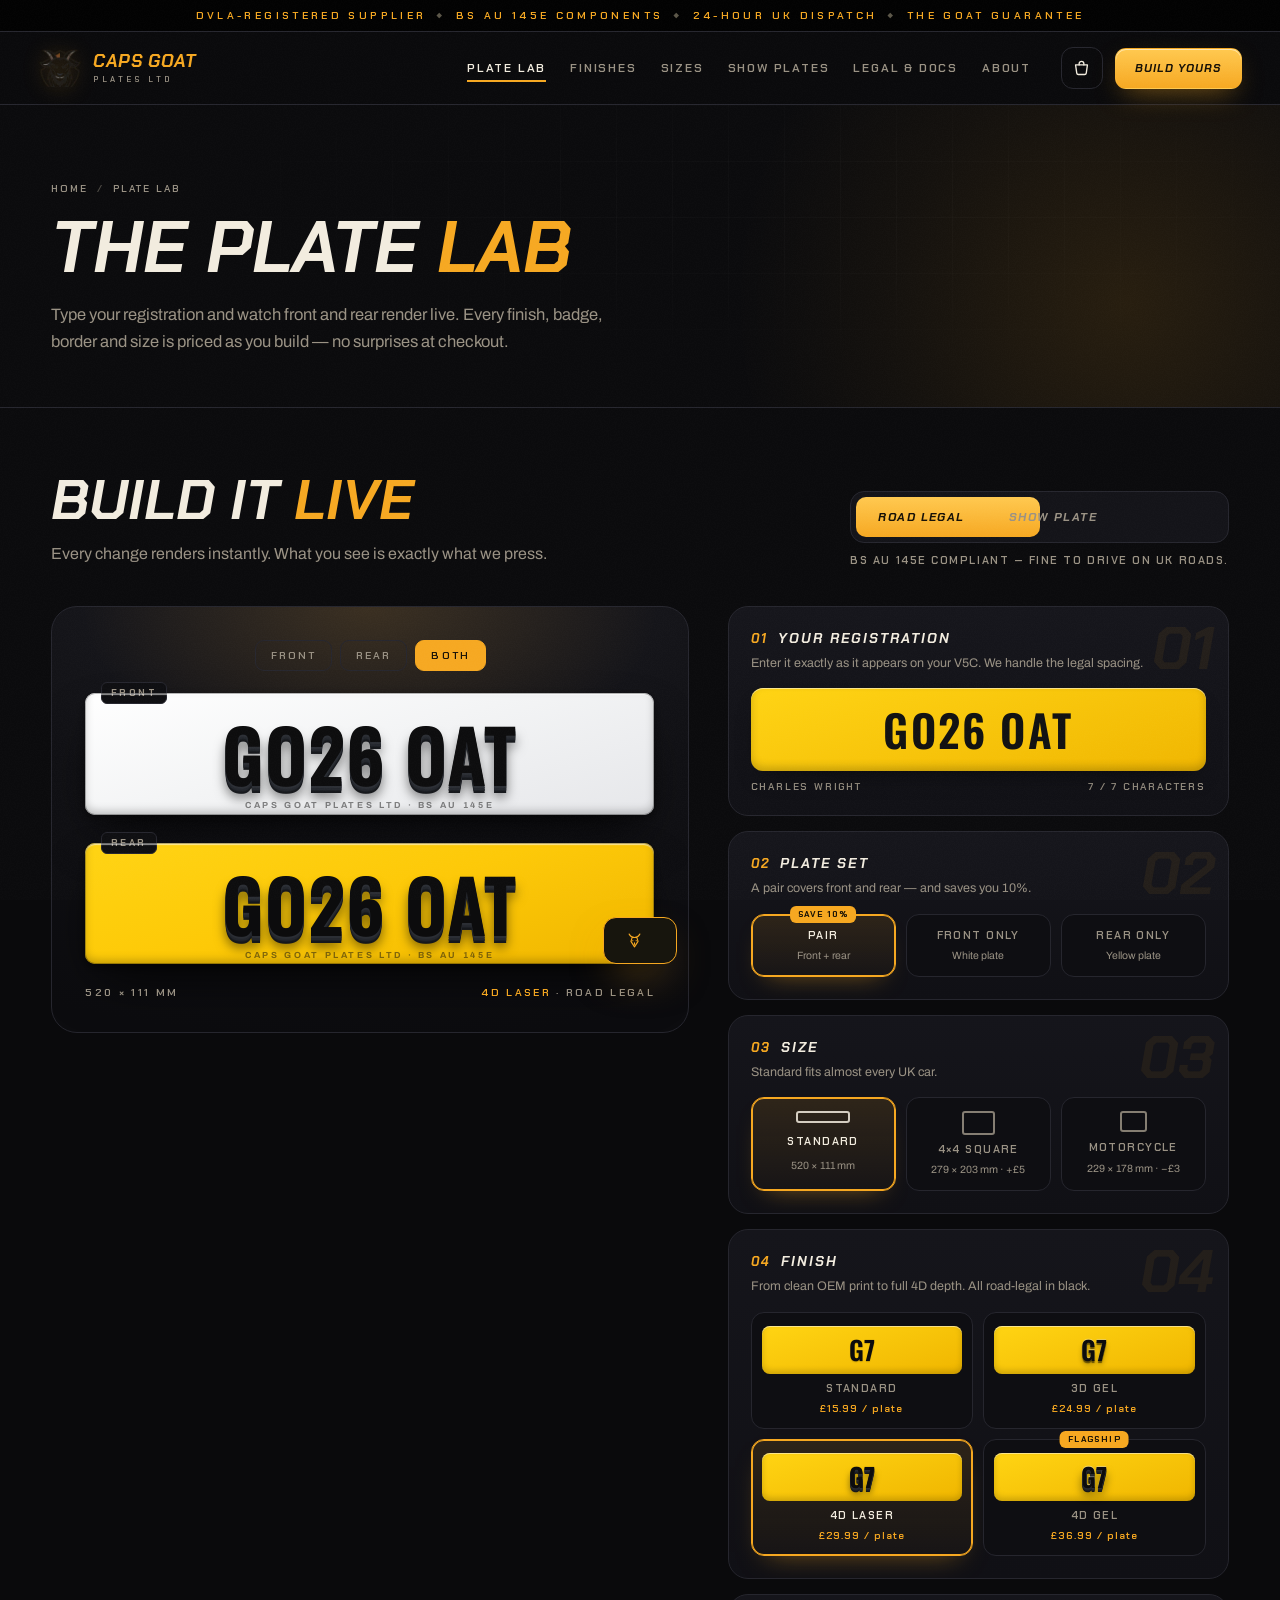
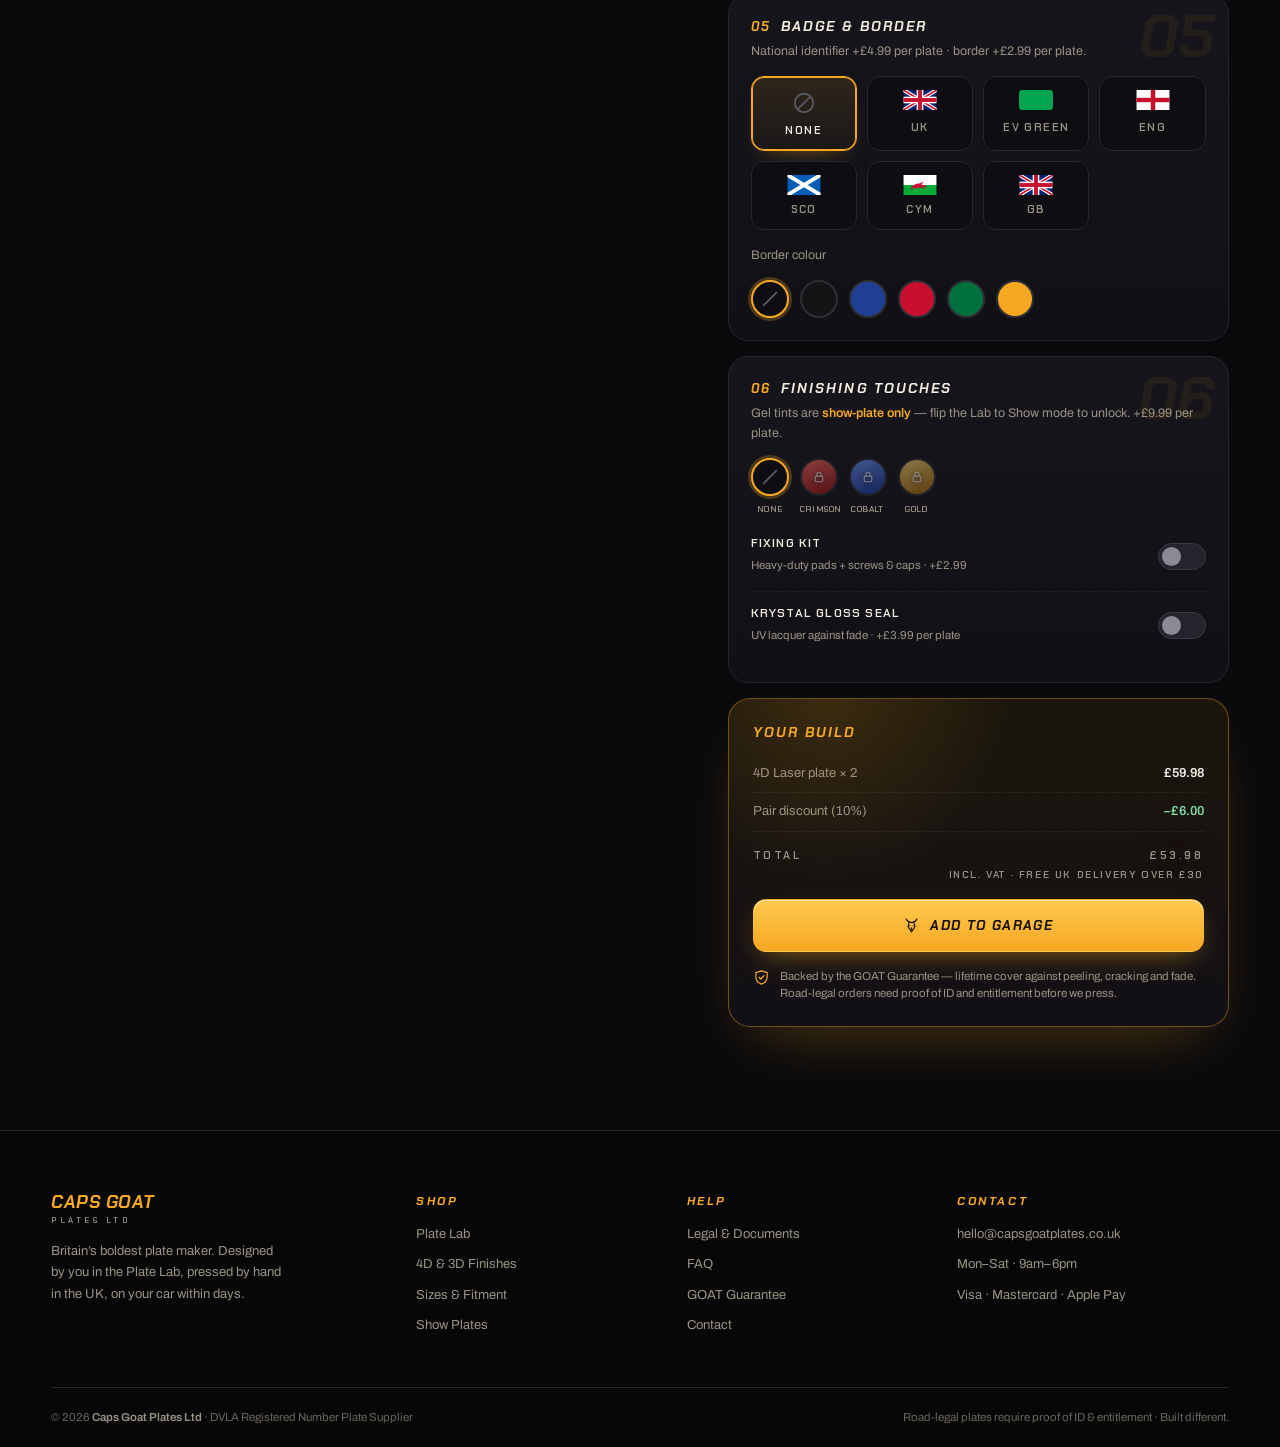
<file: caps-goat-plates-website (1)/builder.html>
<!DOCTYPE html>
<html lang="en-GB" class="no-js">
<head>
<meta charset="utf-8">
<meta name="viewport" content="width=device-width,initial-scale=1">
<title>Number Plate Builder | Design 3D &amp; 4D Plates Live | Caps Goat</title>
<meta name="description" content="Build your UK number plate live: 3D gel, 4D laser and 4D gel finishes, badges, borders and sizes priced in real time. Front and rear preview as you type.">
<link rel="canonical" href="https://capsgoatplates.co.uk/builder.html">
<meta name="theme-color" content="#0a0a0c">
<meta name="robots" content="index,follow,max-image-preview:large">
<meta property="og:type" content="website">
<meta property="og:site_name" content="Caps Goat Plates Ltd">
<meta property="og:title" content="Number Plate Builder | Design 3D &amp; 4D Plates Live | Caps Goat">
<meta property="og:description" content="Build your UK number plate live: 3D gel, 4D laser and 4D gel finishes, badges, borders and sizes priced in real time. Front and rear preview as you type.">
<meta property="og:url" content="https://capsgoatplates.co.uk/builder.html">
<meta property="og:image" content="https://capsgoatplates.co.uk/assets/img/og.jpg">
<meta property="og:locale" content="en_GB">
<meta name="twitter:card" content="summary_large_image">
<meta name="twitter:title" content="Number Plate Builder | Design 3D &amp; 4D Plates Live | Caps Goat">
<meta name="twitter:description" content="Build your UK number plate live: 3D gel, 4D laser and 4D gel finishes, badges, borders and sizes priced in real time. Front and rear preview as you type.">
<meta name="twitter:image" content="https://capsgoatplates.co.uk/assets/img/og.jpg">
<link rel="icon" href="assets/img/favicon-32.png" sizes="32x32">
<link rel="apple-touch-icon" href="assets/img/apple-touch-icon.png">
<link rel="preconnect" href="https://fonts.googleapis.com">
<link rel="preconnect" href="https://fonts.gstatic.com" crossorigin>
<link rel="preload" as="image" href="assets/img/emblem.webp">
<link rel="stylesheet" href="assets/css/main.css?v=2">
<link rel="stylesheet" href="https://fonts.googleapis.com/css2?family=Archivo:ital,wght@0,400;0,600;0,700;1,700&family=Chakra+Petch:ital,wght@0,600;0,700;1,700&family=Oswald:wght@600&display=swap" media="print" onload="this.media='all'">
<noscript><link rel="stylesheet" href="https://fonts.googleapis.com/css2?family=Archivo:ital,wght@0,400;0,600;0,700;1,700&family=Chakra+Petch:ital,wght@0,600;0,700;1,700&family=Oswald:wght@600&display=swap"></noscript>
<script type="application/ld+json">{"@context":"https://schema.org","@type":"BreadcrumbList","itemListElement":[{"@type":"ListItem","position":1,"name":"Home","item":"https://capsgoatplates.co.uk/"},{"@type":"ListItem","position":2,"name":"Plate Lab","item":"https://capsgoatplates.co.uk/builder.html"}]}</script>
</head>
<body>
<div class="noise" aria-hidden="true"></div>
<a class="skip" href="#main">Skip to content</a>
<div class="topbar">DVLA-Registered Supplier<b>&#9670;</b>BS AU 145e Components<b>&#9670;</b>24-Hour UK Dispatch<b>&#9670;</b>The GOAT Guarantee</div>
<header class="nav">
  <div class="nwrap">
    <a class="brand" href="index.html" aria-label="Caps Goat Plates Ltd home">
      <span class="emblem" role="img" aria-label="Caps Goat Plates emblem"></span>
      <span class="word"><b>CAPS GOAT</b><span>Plates Ltd</span></span>
    </a>
    <nav class="nlinks" aria-label="Primary"><a href="builder.html" aria-current="page">Plate Lab</a><a href="finishes.html">Finishes</a><a href="sizes.html">Sizes</a><a href="show-plates.html">Show Plates</a><a href="legal-requirements.html">Legal &amp; Docs</a><a href="about.html">About</a></nav>
    <div class="nacts">
      <button class="cartbtn" id="cartBtn" aria-label="Open your garage">
        <svg aria-hidden="true"><use href="#i-cart"/></svg><span class="ccount" id="cartCount">0</span>
      </button>
      <a class="btn btn-gold btn-sm" href="builder.html">Build Yours</a>
      <button class="burger" id="burger" aria-label="Menu" aria-expanded="false" aria-controls="mobnav">
        <svg aria-hidden="true"><use href="#i-menu"/></svg>
      </button>
    </div>
  </div>
</header>
<nav class="mob" id="mobnav" aria-label="Mobile"><a href="builder.html" aria-current="page">Plate Lab</a><a href="finishes.html">Finishes</a><a href="sizes.html">Sizes</a><a href="show-plates.html">Show Plates</a><a href="legal-requirements.html">Legal &amp; Docs</a><a href="about.html">About</a><a href="faq.html">FAQ</a><a href="contact.html">Contact</a></nav>
<main id="main">
<section class="phead">
  <div class="hero-glow"></div><div class="hero-grid"></div>
  <div class="wrap">
    <nav class="crumb" aria-label="Breadcrumb"><a href="index.html">Home</a><span>/</span>Plate Lab</nav>
    <h1 class="ptitle">The Plate <i>Lab</i></h1>
    <p class="plead">Type your registration and watch front and rear render live. Every finish, badge, border and size is priced as you build &mdash; no surprises at checkout.</p>
  </div>
</section>
<section class="lab" id="builder">
  <div class="wrap">
    <div class="lab-head">
      <div class="shead" style="margin-bottom:0" data-rev>
        <h2 class="stitle">Build It <i>Live</i></h2>
        <p>Every change renders instantly. What you see is exactly what we press.</p>
      </div>
      <div data-rev>
        <div class="lswitch" id="labLegal" role="tablist" aria-label="Plate legality mode">
          <span class="lsw-thumb"></span>
          <button class="on" data-legal="1" role="tab" aria-selected="true">Road Legal</button>
          <button data-legal="0" role="tab" aria-selected="false">Show Plate</button>
        </div>
        <p class="lhint" id="legalHint">BS AU 145e compliant &mdash; fine to drive on UK roads.</p>
      </div>
    </div>

    <div class="lab-grid">
      <div class="stage" id="stage">
        <span class="showflag" id="showFlag">Show use only</span>
        <div class="viewchips" role="tablist" aria-label="Preview view">
          <button class="vchip" data-view="front">Front</button>
          <button class="vchip" data-view="rear">Rear</button>
          <button class="vchip on" data-view="both">Both</button>
        </div>
        <div class="tiltbox" id="tiltbox"><div class="pwrap" id="pwF"></div><div class="pwrap" id="pwR"></div></div>
        <div class="dims"><span id="dimsL">520 &times; 111 mm</span><span id="dimsR"><b>4D Laser</b> &middot; Road Legal</span></div>
      </div>

      <div class="rail">
        <div class="step" data-n="01" data-rev>
          <h2><span class="stepn">01</span> Your Registration</h2>
          <p class="hint">Enter it exactly as it appears on your V5C. We handle the legal spacing.</p>
          <div class="regwrap"><input class="reginput" id="regInput" value="GO26 OAT" maxlength="8" spellcheck="false" autocomplete="off" placeholder="YOUR REG" aria-label="Your registration"></div>
          <div class="regmeta"><span>Charles Wright</span><span id="regCount">7 / 7 characters</span></div>
        </div>

        <div class="step" data-n="02" data-rev>
          <h2><span class="stepn">02</span> Plate Set</h2>
          <p class="hint">A pair covers front and rear &mdash; and saves you 10%.</p>
          <div class="opts o3" id="grpSet">
            <button class="opt sel" data-set="pair"><span class="tag">Save 10%</span><span class="oname">Pair</span><small>Front + rear</small></button>
            <button class="opt" data-set="front"><span class="oname">Front only</span><small>White plate</small></button>
            <button class="opt" data-set="rear"><span class="oname">Rear only</span><small>Yellow plate</small></button>
          </div>
        </div>

        <div class="step" data-n="03" data-rev>
          <h2><span class="stepn">03</span> Size</h2>
          <p class="hint" id="sizeHint">Standard fits almost every UK car.</p>
          <div class="opts o3" id="grpSize">
            <button class="opt sel" data-size="std"><span class="szico z1"></span><span class="oname">Standard</span><small>520 &times; 111 mm</small></button>
            <button class="opt" data-size="sq"><span class="szico z2"></span><span class="oname">4&times;4 Square</span><small>279 &times; 203 mm &middot; +&pound;5</small></button>
            <button class="opt" data-size="moto"><span class="szico z3"></span><span class="oname">Motorcycle</span><small>229 &times; 178 mm &middot; &minus;&pound;3</small></button>
          </div>
        </div>

        <div class="step" data-n="04" data-rev>
          <h2><span class="stepn">04</span> Finish</h2>
          <p class="hint">From clean OEM print to full 4D depth. All road-legal in black.</p>
          <div class="opts o2" id="grpStyle">
            <button class="opt" data-style="std"><span class="sample"><span style="text-shadow:0 1px 1px rgba(0,0,0,.18)">G7</span></span><span class="oname">Standard</span><span class="oprice">&pound;15.99 / plate</span></button>
            <button class="opt" data-style="gel"><span class="sample"><span style="text-shadow:0 -1px 0 rgba(255,255,255,.32),0 2px 1px rgba(0,0,0,.52),0 4px 5px rgba(0,0,0,.26)">G7</span></span><span class="oname">3D Gel</span><span class="oprice">&pound;24.99 / plate</span></button>
            <button class="opt sel" data-style="l4d"><span class="sample"><span style="text-shadow:0 1px 0 #2b2e34,0 2px 0 #24272d,0 3px 0 #1c1f24,0 4px 0 #15171b,0 6px 6px rgba(0,0,0,.52)">G7</span></span><span class="oname">4D Laser</span><span class="oprice">&pound;29.99 / plate</span></button>
            <button class="opt" data-style="g4d"><span class="tag">Flagship</span><span class="sample"><span style="text-shadow:0 -1px 0 rgba(255,255,255,.38),0 1px 0 #2b2e34,0 2px 0 #23262c,0 3px 0 #1b1e23,0 4px 0 #14161a,0 7px 8px rgba(0,0,0,.55)">G7</span></span><span class="oname">4D Gel</span><span class="oprice">&pound;36.99 / plate</span></button>
          </div>
        </div>

        <div class="step" data-n="05" data-rev>
          <h2><span class="stepn">05</span> Badge &amp; Border</h2>
          <p class="hint">National identifier +&pound;4.99 per plate &middot; border +&pound;2.99 per plate.</p>
          <div class="opts o4" id="grpBadge">
            <button class="opt sel" data-badge="none"><svg style="width:26px;height:26px;color:#575760" aria-hidden="true"><use href="#i-slash"/></svg><span class="oname">None</span></button>
            <button class="opt" data-badge="uk"><svg style="width:34px;height:20px" viewBox="0 0 60 36" aria-hidden="true"><use href="#f-uk"/></svg><span class="oname">UK</span></button>
            <button class="opt" data-badge="ev"><span style="width:34px;height:20px;border-radius:3px;background:#00a550"></span><span class="oname">EV Green</span></button>
            <button class="opt" data-badge="eng"><svg style="width:34px;height:20px" viewBox="0 0 60 36" aria-hidden="true"><use href="#f-eng"/></svg><span class="oname">ENG</span></button>
            <button class="opt" data-badge="sco"><svg style="width:34px;height:20px" viewBox="0 0 60 36" aria-hidden="true"><use href="#f-sco"/></svg><span class="oname">SCO</span></button>
            <button class="opt" data-badge="cym"><svg style="width:34px;height:20px" viewBox="0 0 60 36" aria-hidden="true"><use href="#f-wal"/></svg><span class="oname">CYM</span></button>
            <button class="opt" data-badge="gb"><svg style="width:34px;height:20px" viewBox="0 0 60 36" aria-hidden="true"><use href="#f-uk"/></svg><span class="oname">GB</span></button>
          </div>
          <p class="hint" style="margin-top:16px">Border colour</p>
          <div class="dots" id="grpBorder">
            <button class="dot none sel" data-border="none" aria-label="No border"></button>
            <button class="dot" data-border="black" style="--c:#141414" aria-label="Black border"></button>
            <button class="dot" data-border="blue" style="--c:#1e3f94" aria-label="Blue border"></button>
            <button class="dot" data-border="red" style="--c:#c8102e" aria-label="Red border"></button>
            <button class="dot" data-border="green" style="--c:#00703c" aria-label="Green border"></button>
            <button class="dot" data-border="gold" style="--c:#f6a821" aria-label="Gold border"></button>
          </div>
        </div>

        <div class="step" data-n="06" data-rev>
          <h2><span class="stepn">06</span> Finishing Touches</h2>
          <p class="hint" id="tintHint">Gel tints are <b>show-plate only</b> &mdash; flip the Lab to Show mode to unlock. +&pound;9.99 per plate.</p>
          <div class="dots" id="grpTint">
            <button class="dot none sel" data-tint="none" aria-label="No tint"></button>
            <button class="dot locked" data-tint="crimson" style="background:linear-gradient(160deg,#ff6a5e,#9c0e16)" aria-label="Crimson gel tint"><svg class="lk" aria-hidden="true"><use href="#i-lock"/></svg></button>
            <button class="dot locked" data-tint="cobalt" style="background:linear-gradient(160deg,#6f9bff,#12309c)" aria-label="Cobalt gel tint"><svg class="lk" aria-hidden="true"><use href="#i-lock"/></svg></button>
            <button class="dot locked" data-tint="gold" style="background:linear-gradient(160deg,#ffd97a,#a86a08)" aria-label="Gold gel tint"><svg class="lk" aria-hidden="true"><use href="#i-lock"/></svg></button>
          </div>
          <div class="dlbl"><i>None</i><i>Crimson</i><i>Cobalt</i><i>Gold</i></div>
          <div style="margin-top:18px">
            <div class="swrow"><span class="swtxt"><b>Fixing kit</b><small>Heavy-duty pads + screws &amp; caps &middot; +&pound;2.99</small></span>
              <button class="sw" id="kitTog" role="switch" aria-checked="false" aria-label="Add fixing kit"></button></div>
            <div class="swrow"><span class="swtxt"><b>Krystal gloss seal</b><small>UV lacquer against fade &middot; +&pound;3.99 per plate</small></span>
              <button class="sw" id="glossTog" role="switch" aria-checked="false" aria-label="Add gloss seal"></button></div>
          </div>
        </div>

        <div class="price" data-rev>
          <h2>Your Build</h2>
          <div id="priceRows"></div>
          <div class="ptotal"><span>Total</span><span class="tval" id="totalVal">&pound;0.00</span></div>
          <p class="vat">Incl. VAT &middot; Free UK delivery over &pound;30</p>
          <button class="btn btn-gold btn-wide" id="addBtn"><svg aria-hidden="true"><use href="#i-goat"/></svg> Add to Garage</button>
          <p class="guar"><svg aria-hidden="true"><use href="#i-shield"/></svg> Backed by the GOAT Guarantee &mdash; lifetime cover against peeling, cracking and fade. Road-legal orders need proof of ID and entitlement before we press.</p>
        </div>
      </div>
    </div>
  </div>
</section>
</main>
<footer>
  <div class="wrap">
    <div class="fgrid">
      <div class="fcol fbrand">
        <a class="brand" href="index.html" style="margin-bottom:16px"><span class="emblem"></span><span class="word"><b>CAPS GOAT</b><span>Plates Ltd</span></span></a>
        <p>Britain&rsquo;s boldest plate maker. Designed by you in the Plate Lab, pressed by hand in the UK, on your car within days.</p>
      </div>
      <div class="fcol">
        <h2>Shop</h2>
        <a href="builder.html">Plate Lab</a><a href="finishes.html">4D &amp; 3D Finishes</a>
        <a href="sizes.html">Sizes &amp; Fitment</a><a href="show-plates.html">Show Plates</a>
      </div>
      <div class="fcol">
        <h2>Help</h2>
        <a href="legal-requirements.html">Legal &amp; Documents</a><a href="faq.html">FAQ</a>
        <a href="about.html">GOAT Guarantee</a><a href="contact.html">Contact</a>
      </div>
      <div class="fcol">
        <h2>Contact</h2>
        <p><a href="mailto:hello@capsgoatplates.co.uk">hello@capsgoatplates.co.uk</a></p>
        <p>Mon&ndash;Sat &middot; 9am&ndash;6pm</p>
        <p>Visa &middot; Mastercard &middot; Apple Pay</p>
      </div>
    </div>
    <div class="fbot">
      <span>&copy; 2026 <b>Caps Goat Plates Ltd</b> &middot; DVLA Registered Number Plate Supplier</span>
      <span>Road-legal plates require proof of ID &amp; entitlement &middot; Built different.</span>
    </div>
  </div>
</footer>
<div class="scrim" id="scrim"></div>
<aside class="drawer" id="drawer" aria-label="Your garage">
  <div class="dhead"><h2>Your <i>Garage</i></h2>
    <button class="dclose" id="closeCart" aria-label="Close"><svg aria-hidden="true"><use href="#i-x"/></svg></button></div>
  <div class="ditems" id="cartItems">
    <div class="dempty on" id="dempty">
      <div class="demblem"></div><b>Your garage is empty</b>
      <p>Nothing pressed yet &mdash; the Lab is waiting.</p>
      <a class="btn btn-gold btn-sm" href="builder.html" id="emptyCta">Start building</a>
    </div>
  </div>
  <div class="dfoot" id="dfoot" style="display:none">
    <div class="drow"><span>Subtotal</span><b id="subVal">&pound;0.00</b></div>
    <div class="drow"><span>UK delivery</span><b id="shipVal">FREE</b></div>
    <div class="drow dtot"><span>Total</span><b id="grandVal">&pound;0.00</b></div>
    <button class="btn btn-gold btn-wide" id="checkoutBtn">Press My Order <svg aria-hidden="true"><use href="#i-arrow"/></svg></button>
  </div>
</aside>
<div class="modal" id="modal" role="dialog" aria-modal="true" aria-labelledby="modalT">
  <div class="mcard">
    <div class="mico"><svg aria-hidden="true"><use href="#i-check"/></svg></div>
    <h2 id="modalT">Ready To Press.</h2>
    <p id="modalSum"></p>
    <p>Checkout is not connected yet. Wire this button to your payment provider and the document-upload step when you&rsquo;re ready to trade.</p>
    <button class="btn btn-gold" id="modalClose">Back to the Lab</button>
  </div>
</div>
<div class="toast" id="toast"><svg aria-hidden="true"><use href="#i-goat"/></svg><span id="toastMsg"></span></div>
<svg width="0" height="0" style="position:absolute" aria-hidden="true" focusable="false"><defs>
<symbol id="f-uk" viewBox="0 0 60 36"><rect width="60" height="36" fill="#012169"/><path d="M0 0L60 36M60 0L0 36" stroke="#fff" stroke-width="7"/><path d="M0 0L60 36M60 0L0 36" stroke="#C8102E" stroke-width="3"/><rect x="24" width="12" height="36" fill="#fff"/><rect y="12" width="60" height="12" fill="#fff"/><rect x="26.5" width="7" height="36" fill="#C8102E"/><rect y="14.5" width="60" height="7" fill="#C8102E"/></symbol>
<symbol id="f-eng" viewBox="0 0 60 36"><rect width="60" height="36" fill="#fff"/><rect x="26" width="8" height="36" fill="#C8102E"/><rect y="14" width="60" height="8" fill="#C8102E"/></symbol>
<symbol id="f-sco" viewBox="0 0 60 36"><rect width="60" height="36" fill="#005EB8"/><path d="M0 0L60 36M60 0L0 36" stroke="#fff" stroke-width="7"/></symbol>
<symbol id="f-wal" viewBox="0 0 60 36"><rect width="60" height="18" fill="#fff"/><rect y="18" width="60" height="18" fill="#00AB39"/><path fill="#D30731" d="M13 25c3-6 9-9.5 15-9.5 4 0 6.5-2 7.5-4.5 0 3-1 5-3 6.5 5 0 9.5 2 11.5 6-3-2-6.5-3-9.5-2 2 1 3 3 3 5-2-3-5-4-8-4l-4.5 1c-3 1-6.5 0-8.5-2 0 2 1 3.5 2 4.5-3 0-5-.5-5.5-1z"/></symbol>
<symbol id="i-cart" viewBox="0 0 24 24"><path d="M4.5 7.5h15l-1.5 10.4a2 2 0 0 1-2 1.7H8a2 2 0 0 1-2-1.7L4.5 7.5Z" fill="none" stroke="currentColor" stroke-width="1.7" stroke-linejoin="round"/><path d="M9 7.5V6a3 3 0 0 1 6 0v1.5" fill="none" stroke="currentColor" stroke-width="1.7" stroke-linecap="round"/></symbol>
<symbol id="i-goat" viewBox="0 0 24 24"><path d="M4.5 3c1.6 3.2 3.7 4.7 7.5 4.7S17.9 6.2 19.5 3M8.4 8.6 7 13.2l5 7.8 5-7.8-1.4-4.6M9.6 12.2h.01M14.4 12.2h.01M12 15.2v2.2" fill="none" stroke="currentColor" stroke-width="1.6" stroke-linecap="round" stroke-linejoin="round"/></symbol>
<symbol id="i-star" viewBox="0 0 24 24"><path d="M12 2.8 14.9 9l6.5.7-4.9 4.3 1.4 6.4L12 17.1l-5.9 3.3 1.4-6.4L2.6 9.7 9.1 9Z"/></symbol>
<symbol id="i-lock" viewBox="0 0 24 24"><rect x="5.5" y="10.5" width="13" height="9.5" rx="2" fill="none" stroke="currentColor" stroke-width="1.8"/><path d="M8.5 10.5V7.5a3.5 3.5 0 0 1 7 0v3" fill="none" stroke="currentColor" stroke-width="1.8"/></symbol>
<symbol id="i-shield" viewBox="0 0 24 24"><path d="M12 2.6 20 5.2v5.8c0 5-3.2 8.6-8 10.4-4.8-1.8-8-5.4-8-10.4V5.2Z" fill="none" stroke="currentColor" stroke-width="1.7" stroke-linejoin="round"/><path d="m8.6 11.7 2.4 2.4 4.6-4.8" fill="none" stroke="currentColor" stroke-width="1.7" stroke-linecap="round" stroke-linejoin="round"/></symbol>
<symbol id="i-bolt" viewBox="0 0 24 24"><path d="M13 2.5 4.5 14H10l-1 7.5L17.5 10H12z" fill="none" stroke="currentColor" stroke-width="1.7" stroke-linejoin="round"/></symbol>
<symbol id="i-layers" viewBox="0 0 24 24"><path d="M12 3.2l8.5 4.6L12 12.4 3.5 7.8Z" fill="none" stroke="currentColor" stroke-width="1.7" stroke-linejoin="round"/><path d="M3.5 12.4 12 17l8.5-4.6M3.5 16.6 12 21.2l8.5-4.6" fill="none" stroke="currentColor" stroke-width="1.7" stroke-linejoin="round"/></symbol>
<symbol id="i-medal" viewBox="0 0 24 24"><circle cx="12" cy="14.5" r="5.7" fill="none" stroke="currentColor" stroke-width="1.7"/><path d="M9 9.3 6.4 3M15 9.3 17.6 3M6.4 3h4.2M17.6 3h-4.2" fill="none" stroke="currentColor" stroke-width="1.7" stroke-linecap="round"/></symbol>
<symbol id="i-x" viewBox="0 0 24 24"><path d="M6 6l12 12M18 6 6 18" stroke="currentColor" stroke-width="1.9" stroke-linecap="round"/></symbol>
<symbol id="i-plus" viewBox="0 0 24 24"><path d="M12 5v14M5 12h14" stroke="currentColor" stroke-width="1.9" stroke-linecap="round" fill="none"/></symbol>
<symbol id="i-arrow" viewBox="0 0 24 24"><path d="M4 12h15m-6-6 6 6-6 6" fill="none" stroke="currentColor" stroke-width="1.9" stroke-linecap="round" stroke-linejoin="round"/></symbol>
<symbol id="i-check" viewBox="0 0 24 24"><path d="m4.5 12.6 5 5 10-11.2" fill="none" stroke="currentColor" stroke-width="2.1" stroke-linecap="round" stroke-linejoin="round"/></symbol>
<symbol id="i-slash" viewBox="0 0 24 24"><circle cx="12" cy="12" r="8.5" fill="none" stroke="currentColor" stroke-width="1.7"/><path d="M6.5 17.5 17.5 6.5" stroke="currentColor" stroke-width="1.7" stroke-linecap="round"/></symbol>
<symbol id="i-menu" viewBox="0 0 24 24"><path d="M4 7h16M4 12h16M4 17h16" stroke="currentColor" stroke-width="1.9" stroke-linecap="round"/></symbol>
<symbol id="i-doc" viewBox="0 0 24 24"><path d="M6 2.8h7.5L19 8.4V21a1 1 0 0 1-1 1H6a1 1 0 0 1-1-1V3.8a1 1 0 0 1 1-1Z" fill="none" stroke="currentColor" stroke-width="1.7" stroke-linejoin="round"/><path d="M13.2 3v5.5H19M8.5 13h7M8.5 17h5" fill="none" stroke="currentColor" stroke-width="1.7" stroke-linecap="round"/></symbol>
<symbol id="i-warn" viewBox="0 0 24 24"><path d="M12 3.4 21.5 20H2.5Z" fill="none" stroke="currentColor" stroke-width="1.7" stroke-linejoin="round"/><path d="M12 9.5v4.2M12 16.8h.01" stroke="currentColor" stroke-width="1.9" stroke-linecap="round"/></symbol>
<symbol id="i-ruler" viewBox="0 0 24 24"><rect x="2.5" y="8" width="19" height="8" rx="1.4" fill="none" stroke="currentColor" stroke-width="1.7"/><path d="M7 8v3.4M11 8v4.6M15 8v3.4M19 8v4.6" stroke="currentColor" stroke-width="1.6" stroke-linecap="round"/></symbol>
<symbol id="i-mail" viewBox="0 0 24 24"><rect x="2.8" y="5" width="18.4" height="14" rx="2" fill="none" stroke="currentColor" stroke-width="1.7"/><path d="m3.5 6.5 8.5 6.4 8.5-6.4" fill="none" stroke="currentColor" stroke-width="1.7" stroke-linecap="round"/></symbol>
</defs></svg>
<script src="assets/js/site.js?v=2" defer></script>
<script src="assets/js/builder.js?v=2" defer></script>
</body>
</html>
</file>
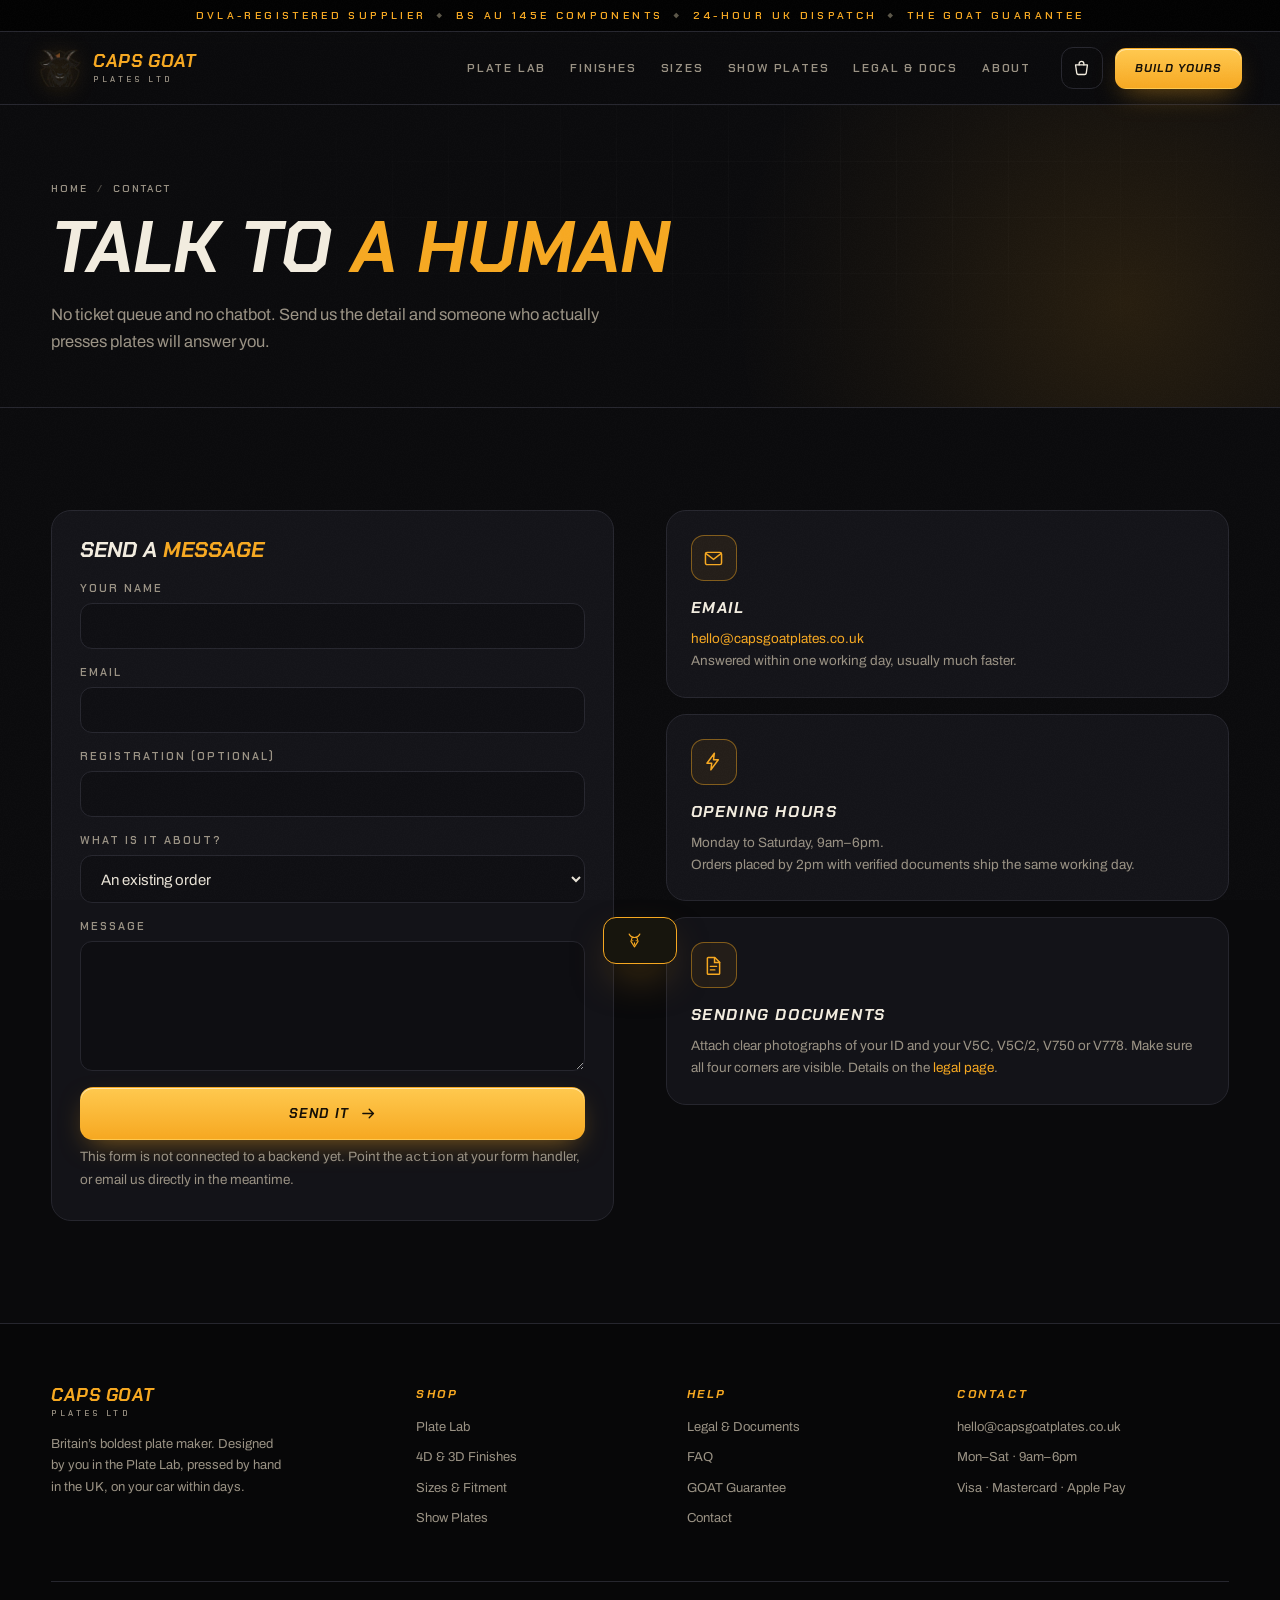
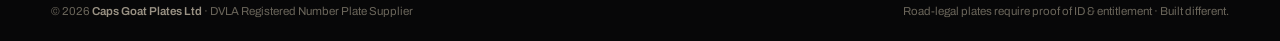
<file: caps-goat-plates-website (1)/contact.html>
<!DOCTYPE html>
<html lang="en-GB" class="no-js">
<head>
<meta charset="utf-8">
<meta name="viewport" content="width=device-width,initial-scale=1">
<title>Contact Caps Goat Plates Ltd | UK Number Plate Makers</title>
<meta name="description" content="Get in touch about an order, plate sizes, required documents or trade enquiries. Real people, Monday to Saturday, 9am to 6pm.">
<link rel="canonical" href="https://capsgoatplates.co.uk/contact.html">
<meta name="theme-color" content="#0a0a0c">
<meta name="robots" content="index,follow,max-image-preview:large">
<meta property="og:type" content="website">
<meta property="og:site_name" content="Caps Goat Plates Ltd">
<meta property="og:title" content="Contact Caps Goat Plates Ltd | UK Number Plate Makers">
<meta property="og:description" content="Get in touch about an order, plate sizes, required documents or trade enquiries. Real people, Monday to Saturday, 9am to 6pm.">
<meta property="og:url" content="https://capsgoatplates.co.uk/contact.html">
<meta property="og:image" content="https://capsgoatplates.co.uk/assets/img/og.jpg">
<meta property="og:locale" content="en_GB">
<meta name="twitter:card" content="summary_large_image">
<meta name="twitter:title" content="Contact Caps Goat Plates Ltd | UK Number Plate Makers">
<meta name="twitter:description" content="Get in touch about an order, plate sizes, required documents or trade enquiries. Real people, Monday to Saturday, 9am to 6pm.">
<meta name="twitter:image" content="https://capsgoatplates.co.uk/assets/img/og.jpg">
<link rel="icon" href="assets/img/favicon-32.png" sizes="32x32">
<link rel="apple-touch-icon" href="assets/img/apple-touch-icon.png">
<link rel="preconnect" href="https://fonts.googleapis.com">
<link rel="preconnect" href="https://fonts.gstatic.com" crossorigin>
<link rel="preload" as="image" href="assets/img/emblem.webp">
<link rel="stylesheet" href="assets/css/main.css?v=2">
<link rel="stylesheet" href="https://fonts.googleapis.com/css2?family=Archivo:ital,wght@0,400;0,600;0,700;1,700&family=Chakra+Petch:ital,wght@0,600;0,700;1,700&family=Oswald:wght@600&display=swap" media="print" onload="this.media='all'">
<noscript><link rel="stylesheet" href="https://fonts.googleapis.com/css2?family=Archivo:ital,wght@0,400;0,600;0,700;1,700&family=Chakra+Petch:ital,wght@0,600;0,700;1,700&family=Oswald:wght@600&display=swap"></noscript>
<script type="application/ld+json">{"@context":"https://schema.org","@type":"BreadcrumbList","itemListElement":[{"@type":"ListItem","position":1,"name":"Home","item":"https://capsgoatplates.co.uk/"},{"@type":"ListItem","position":2,"name":"Contact","item":"https://capsgoatplates.co.uk/contact.html"}]}</script>
</head>
<body>
<div class="noise" aria-hidden="true"></div>
<a class="skip" href="#main">Skip to content</a>
<div class="topbar">DVLA-Registered Supplier<b>&#9670;</b>BS AU 145e Components<b>&#9670;</b>24-Hour UK Dispatch<b>&#9670;</b>The GOAT Guarantee</div>
<header class="nav">
  <div class="nwrap">
    <a class="brand" href="index.html" aria-label="Caps Goat Plates Ltd home">
      <span class="emblem" role="img" aria-label="Caps Goat Plates emblem"></span>
      <span class="word"><b>CAPS GOAT</b><span>Plates Ltd</span></span>
    </a>
    <nav class="nlinks" aria-label="Primary"><a href="builder.html">Plate Lab</a><a href="finishes.html">Finishes</a><a href="sizes.html">Sizes</a><a href="show-plates.html">Show Plates</a><a href="legal-requirements.html">Legal &amp; Docs</a><a href="about.html">About</a></nav>
    <div class="nacts">
      <button class="cartbtn" id="cartBtn" aria-label="Open your garage">
        <svg aria-hidden="true"><use href="#i-cart"/></svg><span class="ccount" id="cartCount">0</span>
      </button>
      <a class="btn btn-gold btn-sm" href="builder.html">Build Yours</a>
      <button class="burger" id="burger" aria-label="Menu" aria-expanded="false" aria-controls="mobnav">
        <svg aria-hidden="true"><use href="#i-menu"/></svg>
      </button>
    </div>
  </div>
</header>
<nav class="mob" id="mobnav" aria-label="Mobile"><a href="builder.html">Plate Lab</a><a href="finishes.html">Finishes</a><a href="sizes.html">Sizes</a><a href="show-plates.html">Show Plates</a><a href="legal-requirements.html">Legal &amp; Docs</a><a href="about.html">About</a><a href="faq.html">FAQ</a><a href="contact.html">Contact</a></nav>
<main id="main">
<section class="phead">
  <div class="hero-glow"></div><div class="hero-grid"></div>
  <div class="wrap">
    <nav class="crumb" aria-label="Breadcrumb"><a href="index.html">Home</a><span>/</span>Contact</nav>
    <h1 class="ptitle">Talk To <i>A Human</i></h1>
    <p class="plead">No ticket queue and no chatbot. Send us the detail and someone who actually presses plates will answer you.</p>
  </div>
</section>
<section class="sect">
  <div class="wrap">
    <div class="grid2" style="align-items:start;gap:clamp(28px,4vw,54px)">
      <div data-rev>
        <form class="card" style="padding:28px" action="#" method="post" id="contactForm" novalidate>
          <h2 class="stitle" style="font-size:22px;margin-bottom:20px">Send a <i>Message</i></h2>
          <div class="field"><label for="cf-name">Your name</label><input id="cf-name" name="name" type="text" autocomplete="name" required></div>
          <div class="field"><label for="cf-email">Email</label><input id="cf-email" name="email" type="email" autocomplete="email" required></div>
          <div class="field"><label for="cf-reg">Registration (optional)</label><input id="cf-reg" name="reg" type="text" style="text-transform:uppercase" maxlength="8"></div>
          <div class="field"><label for="cf-topic">What is it about?</label>
            <select id="cf-topic" name="topic">
              <option>An existing order</option><option>Sizes and fitment</option>
              <option>Documents and legality</option><option>Show plates</option>
              <option>Trade and bulk orders</option><option>Something else</option>
            </select></div>
          <div class="field"><label for="cf-msg">Message</label><textarea id="cf-msg" name="message" required></textarea></div>
          <button class="btn btn-gold btn-wide" type="submit">Send It <svg aria-hidden="true"><use href="#i-arrow"/></svg></button>
          <p class="formnote">This form is not connected to a backend yet. Point the <code>action</code> at your form handler, or email us directly in the meantime.</p>
        </form>
      </div>
      <div data-rev>
        <div class="card" style="margin-bottom:16px"><span class="fico"><svg aria-hidden="true"><use href="#i-mail"/></svg></span>
          <h3>Email</h3><p><a href="mailto:hello@capsgoatplates.co.uk" style="color:var(--gold)">hello@capsgoatplates.co.uk</a><br>Answered within one working day, usually much faster.</p></div>
        <div class="card" style="margin-bottom:16px"><span class="fico"><svg aria-hidden="true"><use href="#i-bolt"/></svg></span>
          <h3>Opening hours</h3><p>Monday to Saturday, 9am&ndash;6pm.<br>Orders placed by 2pm with verified documents ship the same working day.</p></div>
        <div class="card"><span class="fico"><svg aria-hidden="true"><use href="#i-doc"/></svg></span>
          <h3>Sending documents</h3><p>Attach clear photographs of your ID and your V5C, V5C/2, V750 or V778. Make sure all four corners are visible. Details on the <a href="legal-requirements.html" style="color:var(--gold)">legal page</a>.</p></div>
      </div>
    </div>
  </div>
</section>
</main>
<footer>
  <div class="wrap">
    <div class="fgrid">
      <div class="fcol fbrand">
        <a class="brand" href="index.html" style="margin-bottom:16px"><span class="emblem"></span><span class="word"><b>CAPS GOAT</b><span>Plates Ltd</span></span></a>
        <p>Britain&rsquo;s boldest plate maker. Designed by you in the Plate Lab, pressed by hand in the UK, on your car within days.</p>
      </div>
      <div class="fcol">
        <h2>Shop</h2>
        <a href="builder.html">Plate Lab</a><a href="finishes.html">4D &amp; 3D Finishes</a>
        <a href="sizes.html">Sizes &amp; Fitment</a><a href="show-plates.html">Show Plates</a>
      </div>
      <div class="fcol">
        <h2>Help</h2>
        <a href="legal-requirements.html">Legal &amp; Documents</a><a href="faq.html">FAQ</a>
        <a href="about.html">GOAT Guarantee</a><a href="contact.html">Contact</a>
      </div>
      <div class="fcol">
        <h2>Contact</h2>
        <p><a href="mailto:hello@capsgoatplates.co.uk">hello@capsgoatplates.co.uk</a></p>
        <p>Mon&ndash;Sat &middot; 9am&ndash;6pm</p>
        <p>Visa &middot; Mastercard &middot; Apple Pay</p>
      </div>
    </div>
    <div class="fbot">
      <span>&copy; 2026 <b>Caps Goat Plates Ltd</b> &middot; DVLA Registered Number Plate Supplier</span>
      <span>Road-legal plates require proof of ID &amp; entitlement &middot; Built different.</span>
    </div>
  </div>
</footer>
<div class="scrim" id="scrim"></div>
<aside class="drawer" id="drawer" aria-label="Your garage">
  <div class="dhead"><h2>Your <i>Garage</i></h2>
    <button class="dclose" id="closeCart" aria-label="Close"><svg aria-hidden="true"><use href="#i-x"/></svg></button></div>
  <div class="ditems" id="cartItems">
    <div class="dempty on" id="dempty">
      <div class="demblem"></div><b>Your garage is empty</b>
      <p>Nothing pressed yet &mdash; the Lab is waiting.</p>
      <a class="btn btn-gold btn-sm" href="builder.html" id="emptyCta">Start building</a>
    </div>
  </div>
  <div class="dfoot" id="dfoot" style="display:none">
    <div class="drow"><span>Subtotal</span><b id="subVal">&pound;0.00</b></div>
    <div class="drow"><span>UK delivery</span><b id="shipVal">FREE</b></div>
    <div class="drow dtot"><span>Total</span><b id="grandVal">&pound;0.00</b></div>
    <button class="btn btn-gold btn-wide" id="checkoutBtn">Press My Order <svg aria-hidden="true"><use href="#i-arrow"/></svg></button>
  </div>
</aside>
<div class="modal" id="modal" role="dialog" aria-modal="true" aria-labelledby="modalT">
  <div class="mcard">
    <div class="mico"><svg aria-hidden="true"><use href="#i-check"/></svg></div>
    <h2 id="modalT">Ready To Press.</h2>
    <p id="modalSum"></p>
    <p>Checkout is not connected yet. Wire this button to your payment provider and the document-upload step when you&rsquo;re ready to trade.</p>
    <button class="btn btn-gold" id="modalClose">Back to the Lab</button>
  </div>
</div>
<div class="toast" id="toast"><svg aria-hidden="true"><use href="#i-goat"/></svg><span id="toastMsg"></span></div>
<svg width="0" height="0" style="position:absolute" aria-hidden="true" focusable="false"><defs>
<symbol id="f-uk" viewBox="0 0 60 36"><rect width="60" height="36" fill="#012169"/><path d="M0 0L60 36M60 0L0 36" stroke="#fff" stroke-width="7"/><path d="M0 0L60 36M60 0L0 36" stroke="#C8102E" stroke-width="3"/><rect x="24" width="12" height="36" fill="#fff"/><rect y="12" width="60" height="12" fill="#fff"/><rect x="26.5" width="7" height="36" fill="#C8102E"/><rect y="14.5" width="60" height="7" fill="#C8102E"/></symbol>
<symbol id="f-eng" viewBox="0 0 60 36"><rect width="60" height="36" fill="#fff"/><rect x="26" width="8" height="36" fill="#C8102E"/><rect y="14" width="60" height="8" fill="#C8102E"/></symbol>
<symbol id="f-sco" viewBox="0 0 60 36"><rect width="60" height="36" fill="#005EB8"/><path d="M0 0L60 36M60 0L0 36" stroke="#fff" stroke-width="7"/></symbol>
<symbol id="f-wal" viewBox="0 0 60 36"><rect width="60" height="18" fill="#fff"/><rect y="18" width="60" height="18" fill="#00AB39"/><path fill="#D30731" d="M13 25c3-6 9-9.5 15-9.5 4 0 6.5-2 7.5-4.5 0 3-1 5-3 6.5 5 0 9.5 2 11.5 6-3-2-6.5-3-9.5-2 2 1 3 3 3 5-2-3-5-4-8-4l-4.5 1c-3 1-6.5 0-8.5-2 0 2 1 3.5 2 4.5-3 0-5-.5-5.5-1z"/></symbol>
<symbol id="i-cart" viewBox="0 0 24 24"><path d="M4.5 7.5h15l-1.5 10.4a2 2 0 0 1-2 1.7H8a2 2 0 0 1-2-1.7L4.5 7.5Z" fill="none" stroke="currentColor" stroke-width="1.7" stroke-linejoin="round"/><path d="M9 7.5V6a3 3 0 0 1 6 0v1.5" fill="none" stroke="currentColor" stroke-width="1.7" stroke-linecap="round"/></symbol>
<symbol id="i-goat" viewBox="0 0 24 24"><path d="M4.5 3c1.6 3.2 3.7 4.7 7.5 4.7S17.9 6.2 19.5 3M8.4 8.6 7 13.2l5 7.8 5-7.8-1.4-4.6M9.6 12.2h.01M14.4 12.2h.01M12 15.2v2.2" fill="none" stroke="currentColor" stroke-width="1.6" stroke-linecap="round" stroke-linejoin="round"/></symbol>
<symbol id="i-star" viewBox="0 0 24 24"><path d="M12 2.8 14.9 9l6.5.7-4.9 4.3 1.4 6.4L12 17.1l-5.9 3.3 1.4-6.4L2.6 9.7 9.1 9Z"/></symbol>
<symbol id="i-lock" viewBox="0 0 24 24"><rect x="5.5" y="10.5" width="13" height="9.5" rx="2" fill="none" stroke="currentColor" stroke-width="1.8"/><path d="M8.5 10.5V7.5a3.5 3.5 0 0 1 7 0v3" fill="none" stroke="currentColor" stroke-width="1.8"/></symbol>
<symbol id="i-shield" viewBox="0 0 24 24"><path d="M12 2.6 20 5.2v5.8c0 5-3.2 8.6-8 10.4-4.8-1.8-8-5.4-8-10.4V5.2Z" fill="none" stroke="currentColor" stroke-width="1.7" stroke-linejoin="round"/><path d="m8.6 11.7 2.4 2.4 4.6-4.8" fill="none" stroke="currentColor" stroke-width="1.7" stroke-linecap="round" stroke-linejoin="round"/></symbol>
<symbol id="i-bolt" viewBox="0 0 24 24"><path d="M13 2.5 4.5 14H10l-1 7.5L17.5 10H12z" fill="none" stroke="currentColor" stroke-width="1.7" stroke-linejoin="round"/></symbol>
<symbol id="i-layers" viewBox="0 0 24 24"><path d="M12 3.2l8.5 4.6L12 12.4 3.5 7.8Z" fill="none" stroke="currentColor" stroke-width="1.7" stroke-linejoin="round"/><path d="M3.5 12.4 12 17l8.5-4.6M3.5 16.6 12 21.2l8.5-4.6" fill="none" stroke="currentColor" stroke-width="1.7" stroke-linejoin="round"/></symbol>
<symbol id="i-medal" viewBox="0 0 24 24"><circle cx="12" cy="14.5" r="5.7" fill="none" stroke="currentColor" stroke-width="1.7"/><path d="M9 9.3 6.4 3M15 9.3 17.6 3M6.4 3h4.2M17.6 3h-4.2" fill="none" stroke="currentColor" stroke-width="1.7" stroke-linecap="round"/></symbol>
<symbol id="i-x" viewBox="0 0 24 24"><path d="M6 6l12 12M18 6 6 18" stroke="currentColor" stroke-width="1.9" stroke-linecap="round"/></symbol>
<symbol id="i-plus" viewBox="0 0 24 24"><path d="M12 5v14M5 12h14" stroke="currentColor" stroke-width="1.9" stroke-linecap="round" fill="none"/></symbol>
<symbol id="i-arrow" viewBox="0 0 24 24"><path d="M4 12h15m-6-6 6 6-6 6" fill="none" stroke="currentColor" stroke-width="1.9" stroke-linecap="round" stroke-linejoin="round"/></symbol>
<symbol id="i-check" viewBox="0 0 24 24"><path d="m4.5 12.6 5 5 10-11.2" fill="none" stroke="currentColor" stroke-width="2.1" stroke-linecap="round" stroke-linejoin="round"/></symbol>
<symbol id="i-slash" viewBox="0 0 24 24"><circle cx="12" cy="12" r="8.5" fill="none" stroke="currentColor" stroke-width="1.7"/><path d="M6.5 17.5 17.5 6.5" stroke="currentColor" stroke-width="1.7" stroke-linecap="round"/></symbol>
<symbol id="i-menu" viewBox="0 0 24 24"><path d="M4 7h16M4 12h16M4 17h16" stroke="currentColor" stroke-width="1.9" stroke-linecap="round"/></symbol>
<symbol id="i-doc" viewBox="0 0 24 24"><path d="M6 2.8h7.5L19 8.4V21a1 1 0 0 1-1 1H6a1 1 0 0 1-1-1V3.8a1 1 0 0 1 1-1Z" fill="none" stroke="currentColor" stroke-width="1.7" stroke-linejoin="round"/><path d="M13.2 3v5.5H19M8.5 13h7M8.5 17h5" fill="none" stroke="currentColor" stroke-width="1.7" stroke-linecap="round"/></symbol>
<symbol id="i-warn" viewBox="0 0 24 24"><path d="M12 3.4 21.5 20H2.5Z" fill="none" stroke="currentColor" stroke-width="1.7" stroke-linejoin="round"/><path d="M12 9.5v4.2M12 16.8h.01" stroke="currentColor" stroke-width="1.9" stroke-linecap="round"/></symbol>
<symbol id="i-ruler" viewBox="0 0 24 24"><rect x="2.5" y="8" width="19" height="8" rx="1.4" fill="none" stroke="currentColor" stroke-width="1.7"/><path d="M7 8v3.4M11 8v4.6M15 8v3.4M19 8v4.6" stroke="currentColor" stroke-width="1.6" stroke-linecap="round"/></symbol>
<symbol id="i-mail" viewBox="0 0 24 24"><rect x="2.8" y="5" width="18.4" height="14" rx="2" fill="none" stroke="currentColor" stroke-width="1.7"/><path d="m3.5 6.5 8.5 6.4 8.5-6.4" fill="none" stroke="currentColor" stroke-width="1.7" stroke-linecap="round"/></symbol>
</defs></svg>
<script src="assets/js/site.js?v=2" defer></script>
</body>
</html>
</file>
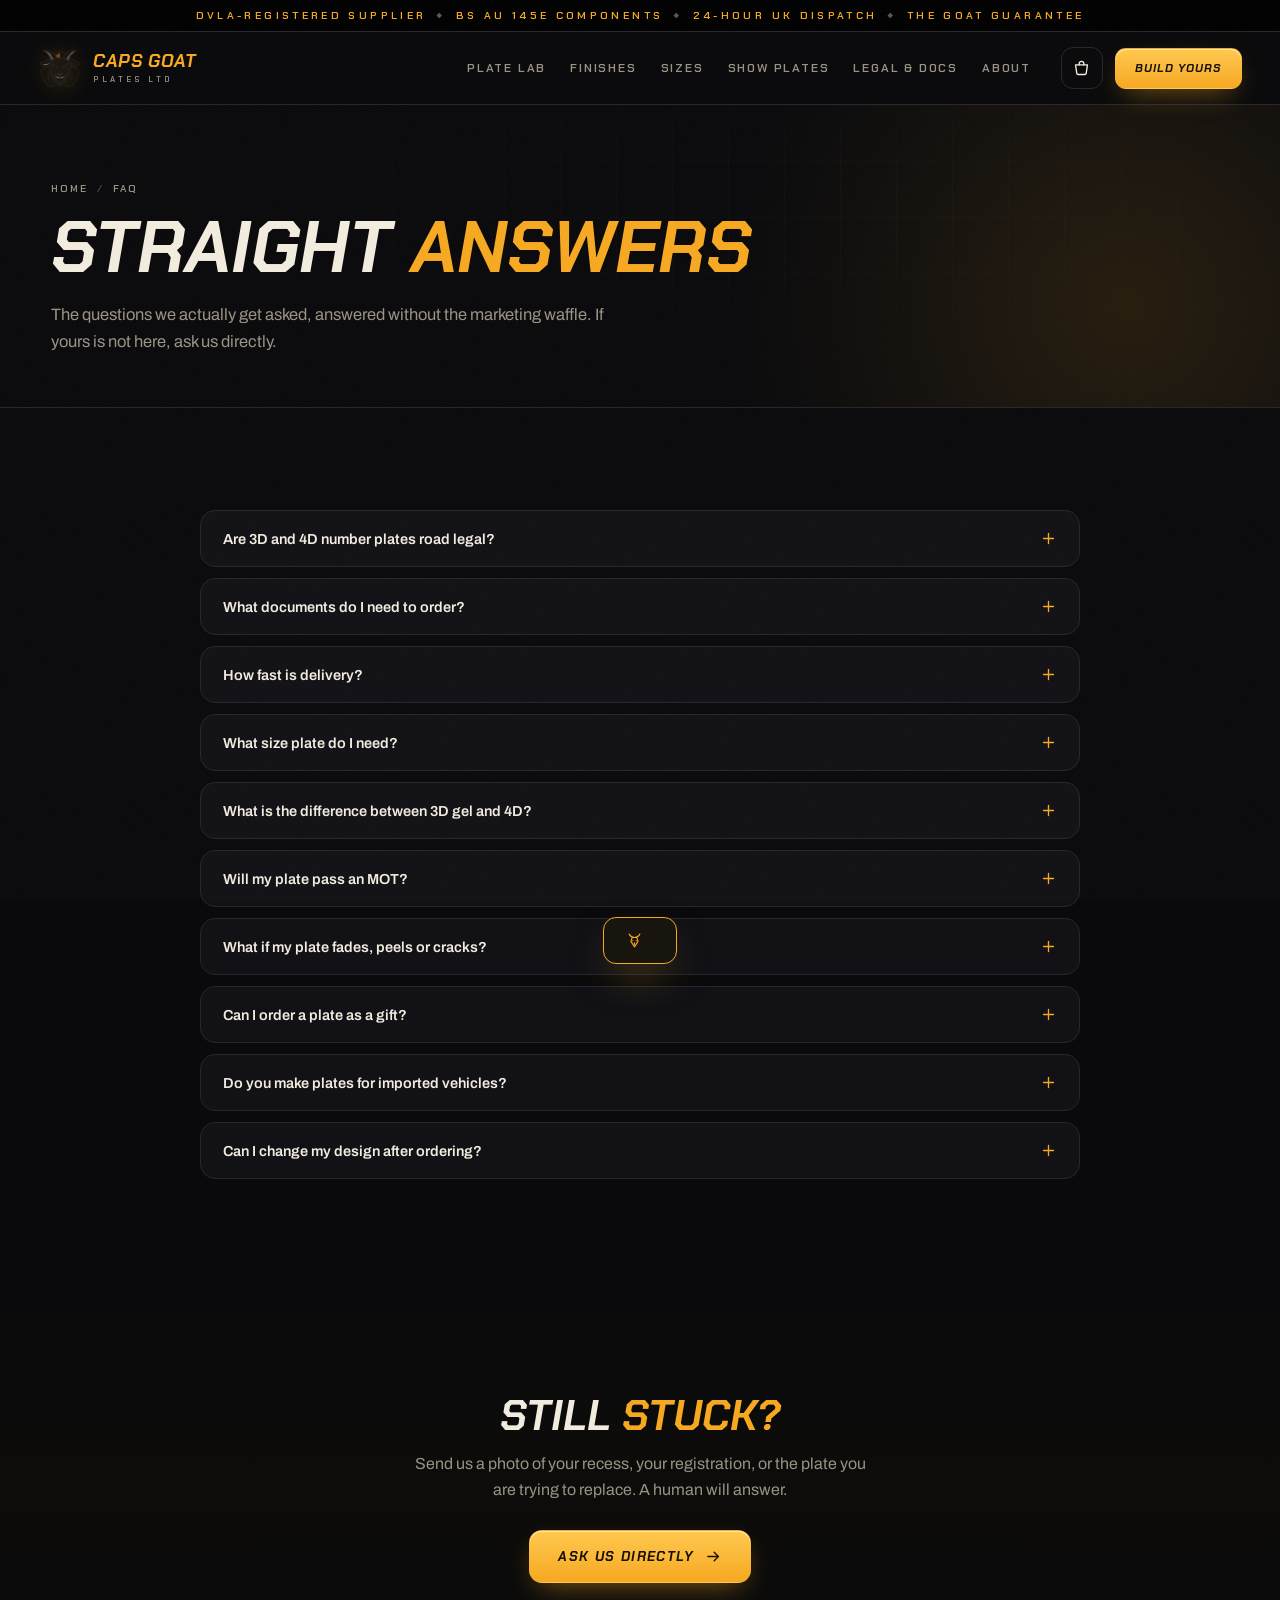
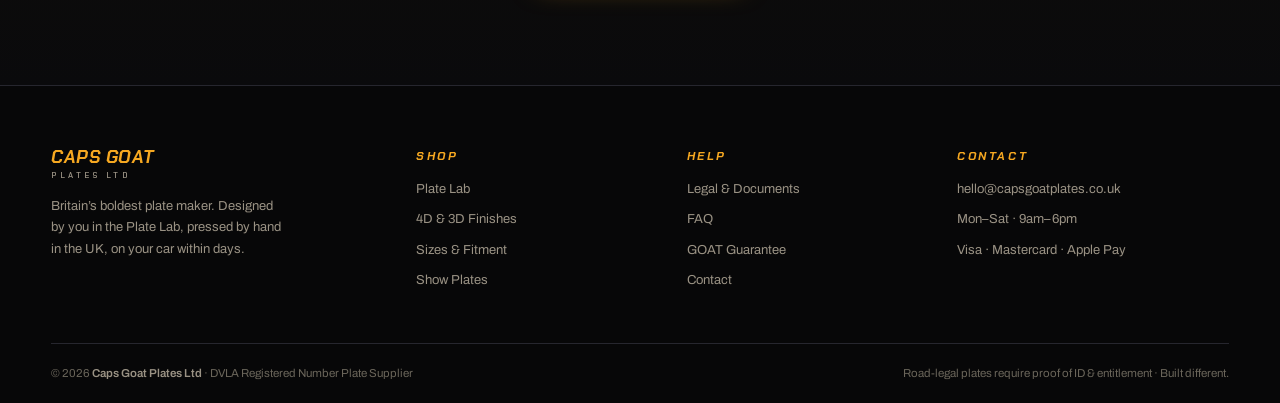
<file: caps-goat-plates-website (1)/faq.html>
<!DOCTYPE html>
<html lang="en-GB" class="no-js">
<head>
<meta charset="utf-8">
<meta name="viewport" content="width=device-width,initial-scale=1">
<title>Number Plate FAQ | Legality, Sizes, Delivery | Caps Goat Plates</title>
<meta name="description" content="Answers on 3D and 4D plate legality, required documents, MOT compliance, sizes, delivery times and our lifetime GOAT Guarantee.">
<link rel="canonical" href="https://capsgoatplates.co.uk/faq.html">
<meta name="theme-color" content="#0a0a0c">
<meta name="robots" content="index,follow,max-image-preview:large">
<meta property="og:type" content="website">
<meta property="og:site_name" content="Caps Goat Plates Ltd">
<meta property="og:title" content="Number Plate FAQ | Legality, Sizes, Delivery | Caps Goat Plates">
<meta property="og:description" content="Answers on 3D and 4D plate legality, required documents, MOT compliance, sizes, delivery times and our lifetime GOAT Guarantee.">
<meta property="og:url" content="https://capsgoatplates.co.uk/faq.html">
<meta property="og:image" content="https://capsgoatplates.co.uk/assets/img/og.jpg">
<meta property="og:locale" content="en_GB">
<meta name="twitter:card" content="summary_large_image">
<meta name="twitter:title" content="Number Plate FAQ | Legality, Sizes, Delivery | Caps Goat Plates">
<meta name="twitter:description" content="Answers on 3D and 4D plate legality, required documents, MOT compliance, sizes, delivery times and our lifetime GOAT Guarantee.">
<meta name="twitter:image" content="https://capsgoatplates.co.uk/assets/img/og.jpg">
<link rel="icon" href="assets/img/favicon-32.png" sizes="32x32">
<link rel="apple-touch-icon" href="assets/img/apple-touch-icon.png">
<link rel="preconnect" href="https://fonts.googleapis.com">
<link rel="preconnect" href="https://fonts.gstatic.com" crossorigin>
<link rel="preload" as="image" href="assets/img/emblem.webp">
<link rel="stylesheet" href="assets/css/main.css?v=2">
<link rel="stylesheet" href="https://fonts.googleapis.com/css2?family=Archivo:ital,wght@0,400;0,600;0,700;1,700&family=Chakra+Petch:ital,wght@0,600;0,700;1,700&family=Oswald:wght@600&display=swap" media="print" onload="this.media='all'">
<noscript><link rel="stylesheet" href="https://fonts.googleapis.com/css2?family=Archivo:ital,wght@0,400;0,600;0,700;1,700&family=Chakra+Petch:ital,wght@0,600;0,700;1,700&family=Oswald:wght@600&display=swap"></noscript>
<script type="application/ld+json">{"@context":"https://schema.org","@type":"FAQPage","mainEntity":[{"@type":"Question","name":"Are 3D and 4D number plates road legal?","acceptedAnswer":{"@type":"Answer","text":"Yes, provided the characters are a single solid shade of black, in the mandatory typeface at the correct size and spacing, on a reflective plate meeting BS AU 145e. Every road-legal build in the Plate Lab stays inside those rules automatically. Gel tints and custom layouts are show-use only and clearly flagged as such."}},{"@type":"Question","name":"What documents do I need to order?","acceptedAnswer":{"@type":"Answer","text":"Two things: proof of identity (photocard licence, or passport plus a recent utility bill) and proof of entitlement to the registration (V5C, V5C/2 new keeper slip, V750 or V778). You send both after ordering - it takes about two minutes. Full detail on our "}},{"@type":"Question","name":"How fast is delivery?","acceptedAnswer":{"@type":"Answer","text":"Order by 2pm on a working day with your documents verified and we dispatch the same day, tracked. Delivery is free on orders over &pound;30, otherwise &pound;3.95."}},{"@type":"Question","name":"What size plate do I need?","acceptedAnswer":{"@type":"Answer","text":"Most UK cars take the standard 520 &times; 111 mm oblong. 4&times;4s with a rear-mounted spare often need the 279 &times; 203 mm square, and motorcycles registered after 1 September 2001 take a 229 &times; 178 mm rear plate with no front plate. See our "}},{"@type":"Question","name":"What is the difference between 3D gel and 4D?","acceptedAnswer":{"@type":"Answer","text":"3D gel characters are cast in resin and domed, giving a soft, glossy rise of roughly one to two millimetres. 4D characters are laser-cut from 3 mm acrylic with sharp vertical edges and a hard shadow. 4D gel combines both - an acrylic core with a gel crown on top. Compared side by side on our "}},{"@type":"Question","name":"Will my plate pass an MOT?","acceptedAnswer":{"@type":"Answer","text":"Yes, if you ordered it in road-legal mode. Every road-legal plate we press carries the correct supplier marking and British Standard number, uses compliant characters and spacing, and is built on certified reflective material. Show plates will fail, which is why we mark them."}},{"@type":"Question","name":"What if my plate fades, peels or cracks?","acceptedAnswer":{"@type":"Answer","text":"We remake it free. The GOAT Guarantee covers peeling, cracking, lifting and fading for the life of the plate, not a fixed warranty period."}},{"@type":"Question","name":"Can I order a plate as a gift?","acceptedAnswer":{"@type":"Answer","text":"Yes. We still need the registered keeper's proof of entitlement plus a signed authorisation letter and your own ID, but we handle that discreetly - "}},{"@type":"Question","name":"Do you make plates for imported vehicles?","acceptedAnswer":{"@type":"Answer","text":"Often, yes. Imports frequently have recesses matching no standard UK size, so send us your measurements and a photo before ordering and we will confirm exactly what will fit."}},{"@type":"Question","name":"Can I change my design after ordering?","acceptedAnswer":{"@type":"Answer","text":"If your plate has not been pressed yet, absolutely - email us straight away and we will amend it. Once it has been cut and bonded it is made to order and cannot be resold, so changes after that point are treated as a new order."}}]}</script><script type="application/ld+json">{"@context":"https://schema.org","@type":"BreadcrumbList","itemListElement":[{"@type":"ListItem","position":1,"name":"Home","item":"https://capsgoatplates.co.uk/"},{"@type":"ListItem","position":2,"name":"FAQ","item":"https://capsgoatplates.co.uk/faq.html"}]}</script>
</head>
<body>
<div class="noise" aria-hidden="true"></div>
<a class="skip" href="#main">Skip to content</a>
<div class="topbar">DVLA-Registered Supplier<b>&#9670;</b>BS AU 145e Components<b>&#9670;</b>24-Hour UK Dispatch<b>&#9670;</b>The GOAT Guarantee</div>
<header class="nav">
  <div class="nwrap">
    <a class="brand" href="index.html" aria-label="Caps Goat Plates Ltd home">
      <span class="emblem" role="img" aria-label="Caps Goat Plates emblem"></span>
      <span class="word"><b>CAPS GOAT</b><span>Plates Ltd</span></span>
    </a>
    <nav class="nlinks" aria-label="Primary"><a href="builder.html">Plate Lab</a><a href="finishes.html">Finishes</a><a href="sizes.html">Sizes</a><a href="show-plates.html">Show Plates</a><a href="legal-requirements.html">Legal &amp; Docs</a><a href="about.html">About</a></nav>
    <div class="nacts">
      <button class="cartbtn" id="cartBtn" aria-label="Open your garage">
        <svg aria-hidden="true"><use href="#i-cart"/></svg><span class="ccount" id="cartCount">0</span>
      </button>
      <a class="btn btn-gold btn-sm" href="builder.html">Build Yours</a>
      <button class="burger" id="burger" aria-label="Menu" aria-expanded="false" aria-controls="mobnav">
        <svg aria-hidden="true"><use href="#i-menu"/></svg>
      </button>
    </div>
  </div>
</header>
<nav class="mob" id="mobnav" aria-label="Mobile"><a href="builder.html">Plate Lab</a><a href="finishes.html">Finishes</a><a href="sizes.html">Sizes</a><a href="show-plates.html">Show Plates</a><a href="legal-requirements.html">Legal &amp; Docs</a><a href="about.html">About</a><a href="faq.html">FAQ</a><a href="contact.html">Contact</a></nav>
<main id="main">
<section class="phead">
  <div class="hero-glow"></div><div class="hero-grid"></div>
  <div class="wrap">
    <nav class="crumb" aria-label="Breadcrumb"><a href="index.html">Home</a><span>/</span>FAQ</nav>
    <h1 class="ptitle">Straight <i>Answers</i></h1>
    <p class="plead">The questions we actually get asked, answered without the marketing waffle. If yours is not here, ask us directly.</p>
  </div>
</section>
<section class="sect">
  <div class="wrap narrow" data-rev>
    <div class="qa"><button class="q">Are 3D and 4D number plates road legal?<svg aria-hidden="true"><use href="#i-plus"/></svg></button><div class="aa"><div class="ai">Yes, provided the characters are a single solid shade of black, in the mandatory typeface at the correct size and spacing, on a reflective plate meeting BS AU 145e. <b>Every road-legal build in the Plate Lab stays inside those rules automatically.</b> Gel tints and custom layouts are show-use only and clearly flagged as such.</div></div></div>
    <div class="qa"><button class="q">What documents do I need to order?<svg aria-hidden="true"><use href="#i-plus"/></svg></button><div class="aa"><div class="ai">Two things: <b>proof of identity</b> (photocard licence, or passport plus a recent utility bill) and <b>proof of entitlement</b> to the registration (V5C, V5C/2 new keeper slip, V750 or V778). You send both after ordering &mdash; it takes about two minutes. Full detail on our <a href='legal-requirements.html'>legal and documents page</a>.</div></div></div>
    <div class="qa"><button class="q">How fast is delivery?<svg aria-hidden="true"><use href="#i-plus"/></svg></button><div class="aa"><div class="ai">Order by <b>2pm</b> on a working day with your documents verified and we dispatch the same day, tracked. Delivery is free on orders over &pound;30, otherwise &pound;3.95.</div></div></div>
    <div class="qa"><button class="q">What size plate do I need?<svg aria-hidden="true"><use href="#i-plus"/></svg></button><div class="aa"><div class="ai">Most UK cars take the standard 520 &times; 111&nbsp;mm oblong. 4&times;4s with a rear-mounted spare often need the 279 &times; 203&nbsp;mm square, and motorcycles registered after 1 September 2001 take a 229 &times; 178&nbsp;mm rear plate with no front plate. See our <a href='sizes.html'>sizes and fitment guide</a>.</div></div></div>
    <div class="qa"><button class="q">What is the difference between 3D gel and 4D?<svg aria-hidden="true"><use href="#i-plus"/></svg></button><div class="aa"><div class="ai">3D gel characters are cast in resin and domed, giving a soft, glossy rise of roughly one to two millimetres. 4D characters are laser-cut from 3&nbsp;mm acrylic with sharp vertical edges and a hard shadow. <b>4D gel</b> combines both &mdash; an acrylic core with a gel crown on top. Compared side by side on our <a href='finishes.html'>finishes page</a>.</div></div></div>
    <div class="qa"><button class="q">Will my plate pass an MOT?<svg aria-hidden="true"><use href="#i-plus"/></svg></button><div class="aa"><div class="ai">Yes, if you ordered it in road-legal mode. Every road-legal plate we press carries the correct supplier marking and British Standard number, uses compliant characters and spacing, and is built on certified reflective material. Show plates will fail, which is why we mark them.</div></div></div>
    <div class="qa"><button class="q">What if my plate fades, peels or cracks?<svg aria-hidden="true"><use href="#i-plus"/></svg></button><div class="aa"><div class="ai">We remake it free. The <b>GOAT Guarantee</b> covers peeling, cracking, lifting and fading for the life of the plate, not a fixed warranty period.</div></div></div>
    <div class="qa"><button class="q">Can I order a plate as a gift?<svg aria-hidden="true"><use href="#i-plus"/></svg></button><div class="aa"><div class="ai">Yes. We still need the registered keeper's proof of entitlement plus a signed authorisation letter and your own ID, but we handle that discreetly &mdash; <a href='contact.html'>get in touch first</a> and we will arrange it without ruining the surprise.</div></div></div>
    <div class="qa"><button class="q">Do you make plates for imported vehicles?<svg aria-hidden="true"><use href="#i-plus"/></svg></button><div class="aa"><div class="ai">Often, yes. Imports frequently have recesses matching no standard UK size, so send us your measurements and a photo before ordering and we will confirm exactly what will fit.</div></div></div>
    <div class="qa"><button class="q">Can I change my design after ordering?<svg aria-hidden="true"><use href="#i-plus"/></svg></button><div class="aa"><div class="ai">If your plate has not been pressed yet, absolutely &mdash; email us straight away and we will amend it. Once it has been cut and bonded it is made to order and cannot be resold, so changes after that point are treated as a new order.</div></div></div>
  </div>
</section>

<section class="sect alt">
  <div class="wrap narrow" style="text-align:center" data-rev>
    <h2 class="stitle" style="font-size:clamp(26px,3.4vw,42px)">Still <i>Stuck?</i></h2>
    <p style="color:var(--mut);margin:14px auto 26px;max-width:52ch">Send us a photo of your recess, your registration, or the plate you are trying to replace. A human will answer.</p>
    <a class="btn btn-gold" href="contact.html">Ask Us Directly <svg aria-hidden="true"><use href="#i-arrow"/></svg></a>
  </div>
</section>
</main>
<footer>
  <div class="wrap">
    <div class="fgrid">
      <div class="fcol fbrand">
        <a class="brand" href="index.html" style="margin-bottom:16px"><span class="emblem"></span><span class="word"><b>CAPS GOAT</b><span>Plates Ltd</span></span></a>
        <p>Britain&rsquo;s boldest plate maker. Designed by you in the Plate Lab, pressed by hand in the UK, on your car within days.</p>
      </div>
      <div class="fcol">
        <h2>Shop</h2>
        <a href="builder.html">Plate Lab</a><a href="finishes.html">4D &amp; 3D Finishes</a>
        <a href="sizes.html">Sizes &amp; Fitment</a><a href="show-plates.html">Show Plates</a>
      </div>
      <div class="fcol">
        <h2>Help</h2>
        <a href="legal-requirements.html">Legal &amp; Documents</a><a href="faq.html">FAQ</a>
        <a href="about.html">GOAT Guarantee</a><a href="contact.html">Contact</a>
      </div>
      <div class="fcol">
        <h2>Contact</h2>
        <p><a href="mailto:hello@capsgoatplates.co.uk">hello@capsgoatplates.co.uk</a></p>
        <p>Mon&ndash;Sat &middot; 9am&ndash;6pm</p>
        <p>Visa &middot; Mastercard &middot; Apple Pay</p>
      </div>
    </div>
    <div class="fbot">
      <span>&copy; 2026 <b>Caps Goat Plates Ltd</b> &middot; DVLA Registered Number Plate Supplier</span>
      <span>Road-legal plates require proof of ID &amp; entitlement &middot; Built different.</span>
    </div>
  </div>
</footer>
<div class="scrim" id="scrim"></div>
<aside class="drawer" id="drawer" aria-label="Your garage">
  <div class="dhead"><h2>Your <i>Garage</i></h2>
    <button class="dclose" id="closeCart" aria-label="Close"><svg aria-hidden="true"><use href="#i-x"/></svg></button></div>
  <div class="ditems" id="cartItems">
    <div class="dempty on" id="dempty">
      <div class="demblem"></div><b>Your garage is empty</b>
      <p>Nothing pressed yet &mdash; the Lab is waiting.</p>
      <a class="btn btn-gold btn-sm" href="builder.html" id="emptyCta">Start building</a>
    </div>
  </div>
  <div class="dfoot" id="dfoot" style="display:none">
    <div class="drow"><span>Subtotal</span><b id="subVal">&pound;0.00</b></div>
    <div class="drow"><span>UK delivery</span><b id="shipVal">FREE</b></div>
    <div class="drow dtot"><span>Total</span><b id="grandVal">&pound;0.00</b></div>
    <button class="btn btn-gold btn-wide" id="checkoutBtn">Press My Order <svg aria-hidden="true"><use href="#i-arrow"/></svg></button>
  </div>
</aside>
<div class="modal" id="modal" role="dialog" aria-modal="true" aria-labelledby="modalT">
  <div class="mcard">
    <div class="mico"><svg aria-hidden="true"><use href="#i-check"/></svg></div>
    <h2 id="modalT">Ready To Press.</h2>
    <p id="modalSum"></p>
    <p>Checkout is not connected yet. Wire this button to your payment provider and the document-upload step when you&rsquo;re ready to trade.</p>
    <button class="btn btn-gold" id="modalClose">Back to the Lab</button>
  </div>
</div>
<div class="toast" id="toast"><svg aria-hidden="true"><use href="#i-goat"/></svg><span id="toastMsg"></span></div>
<svg width="0" height="0" style="position:absolute" aria-hidden="true" focusable="false"><defs>
<symbol id="f-uk" viewBox="0 0 60 36"><rect width="60" height="36" fill="#012169"/><path d="M0 0L60 36M60 0L0 36" stroke="#fff" stroke-width="7"/><path d="M0 0L60 36M60 0L0 36" stroke="#C8102E" stroke-width="3"/><rect x="24" width="12" height="36" fill="#fff"/><rect y="12" width="60" height="12" fill="#fff"/><rect x="26.5" width="7" height="36" fill="#C8102E"/><rect y="14.5" width="60" height="7" fill="#C8102E"/></symbol>
<symbol id="f-eng" viewBox="0 0 60 36"><rect width="60" height="36" fill="#fff"/><rect x="26" width="8" height="36" fill="#C8102E"/><rect y="14" width="60" height="8" fill="#C8102E"/></symbol>
<symbol id="f-sco" viewBox="0 0 60 36"><rect width="60" height="36" fill="#005EB8"/><path d="M0 0L60 36M60 0L0 36" stroke="#fff" stroke-width="7"/></symbol>
<symbol id="f-wal" viewBox="0 0 60 36"><rect width="60" height="18" fill="#fff"/><rect y="18" width="60" height="18" fill="#00AB39"/><path fill="#D30731" d="M13 25c3-6 9-9.5 15-9.5 4 0 6.5-2 7.5-4.5 0 3-1 5-3 6.5 5 0 9.5 2 11.5 6-3-2-6.5-3-9.5-2 2 1 3 3 3 5-2-3-5-4-8-4l-4.5 1c-3 1-6.5 0-8.5-2 0 2 1 3.5 2 4.5-3 0-5-.5-5.5-1z"/></symbol>
<symbol id="i-cart" viewBox="0 0 24 24"><path d="M4.5 7.5h15l-1.5 10.4a2 2 0 0 1-2 1.7H8a2 2 0 0 1-2-1.7L4.5 7.5Z" fill="none" stroke="currentColor" stroke-width="1.7" stroke-linejoin="round"/><path d="M9 7.5V6a3 3 0 0 1 6 0v1.5" fill="none" stroke="currentColor" stroke-width="1.7" stroke-linecap="round"/></symbol>
<symbol id="i-goat" viewBox="0 0 24 24"><path d="M4.5 3c1.6 3.2 3.7 4.7 7.5 4.7S17.9 6.2 19.5 3M8.4 8.6 7 13.2l5 7.8 5-7.8-1.4-4.6M9.6 12.2h.01M14.4 12.2h.01M12 15.2v2.2" fill="none" stroke="currentColor" stroke-width="1.6" stroke-linecap="round" stroke-linejoin="round"/></symbol>
<symbol id="i-star" viewBox="0 0 24 24"><path d="M12 2.8 14.9 9l6.5.7-4.9 4.3 1.4 6.4L12 17.1l-5.9 3.3 1.4-6.4L2.6 9.7 9.1 9Z"/></symbol>
<symbol id="i-lock" viewBox="0 0 24 24"><rect x="5.5" y="10.5" width="13" height="9.5" rx="2" fill="none" stroke="currentColor" stroke-width="1.8"/><path d="M8.5 10.5V7.5a3.5 3.5 0 0 1 7 0v3" fill="none" stroke="currentColor" stroke-width="1.8"/></symbol>
<symbol id="i-shield" viewBox="0 0 24 24"><path d="M12 2.6 20 5.2v5.8c0 5-3.2 8.6-8 10.4-4.8-1.8-8-5.4-8-10.4V5.2Z" fill="none" stroke="currentColor" stroke-width="1.7" stroke-linejoin="round"/><path d="m8.6 11.7 2.4 2.4 4.6-4.8" fill="none" stroke="currentColor" stroke-width="1.7" stroke-linecap="round" stroke-linejoin="round"/></symbol>
<symbol id="i-bolt" viewBox="0 0 24 24"><path d="M13 2.5 4.5 14H10l-1 7.5L17.5 10H12z" fill="none" stroke="currentColor" stroke-width="1.7" stroke-linejoin="round"/></symbol>
<symbol id="i-layers" viewBox="0 0 24 24"><path d="M12 3.2l8.5 4.6L12 12.4 3.5 7.8Z" fill="none" stroke="currentColor" stroke-width="1.7" stroke-linejoin="round"/><path d="M3.5 12.4 12 17l8.5-4.6M3.5 16.6 12 21.2l8.5-4.6" fill="none" stroke="currentColor" stroke-width="1.7" stroke-linejoin="round"/></symbol>
<symbol id="i-medal" viewBox="0 0 24 24"><circle cx="12" cy="14.5" r="5.7" fill="none" stroke="currentColor" stroke-width="1.7"/><path d="M9 9.3 6.4 3M15 9.3 17.6 3M6.4 3h4.2M17.6 3h-4.2" fill="none" stroke="currentColor" stroke-width="1.7" stroke-linecap="round"/></symbol>
<symbol id="i-x" viewBox="0 0 24 24"><path d="M6 6l12 12M18 6 6 18" stroke="currentColor" stroke-width="1.9" stroke-linecap="round"/></symbol>
<symbol id="i-plus" viewBox="0 0 24 24"><path d="M12 5v14M5 12h14" stroke="currentColor" stroke-width="1.9" stroke-linecap="round" fill="none"/></symbol>
<symbol id="i-arrow" viewBox="0 0 24 24"><path d="M4 12h15m-6-6 6 6-6 6" fill="none" stroke="currentColor" stroke-width="1.9" stroke-linecap="round" stroke-linejoin="round"/></symbol>
<symbol id="i-check" viewBox="0 0 24 24"><path d="m4.5 12.6 5 5 10-11.2" fill="none" stroke="currentColor" stroke-width="2.1" stroke-linecap="round" stroke-linejoin="round"/></symbol>
<symbol id="i-slash" viewBox="0 0 24 24"><circle cx="12" cy="12" r="8.5" fill="none" stroke="currentColor" stroke-width="1.7"/><path d="M6.5 17.5 17.5 6.5" stroke="currentColor" stroke-width="1.7" stroke-linecap="round"/></symbol>
<symbol id="i-menu" viewBox="0 0 24 24"><path d="M4 7h16M4 12h16M4 17h16" stroke="currentColor" stroke-width="1.9" stroke-linecap="round"/></symbol>
<symbol id="i-doc" viewBox="0 0 24 24"><path d="M6 2.8h7.5L19 8.4V21a1 1 0 0 1-1 1H6a1 1 0 0 1-1-1V3.8a1 1 0 0 1 1-1Z" fill="none" stroke="currentColor" stroke-width="1.7" stroke-linejoin="round"/><path d="M13.2 3v5.5H19M8.5 13h7M8.5 17h5" fill="none" stroke="currentColor" stroke-width="1.7" stroke-linecap="round"/></symbol>
<symbol id="i-warn" viewBox="0 0 24 24"><path d="M12 3.4 21.5 20H2.5Z" fill="none" stroke="currentColor" stroke-width="1.7" stroke-linejoin="round"/><path d="M12 9.5v4.2M12 16.8h.01" stroke="currentColor" stroke-width="1.9" stroke-linecap="round"/></symbol>
<symbol id="i-ruler" viewBox="0 0 24 24"><rect x="2.5" y="8" width="19" height="8" rx="1.4" fill="none" stroke="currentColor" stroke-width="1.7"/><path d="M7 8v3.4M11 8v4.6M15 8v3.4M19 8v4.6" stroke="currentColor" stroke-width="1.6" stroke-linecap="round"/></symbol>
<symbol id="i-mail" viewBox="0 0 24 24"><rect x="2.8" y="5" width="18.4" height="14" rx="2" fill="none" stroke="currentColor" stroke-width="1.7"/><path d="m3.5 6.5 8.5 6.4 8.5-6.4" fill="none" stroke="currentColor" stroke-width="1.7" stroke-linecap="round"/></symbol>
</defs></svg>
<script src="assets/js/site.js?v=2" defer></script>
</body>
</html>
</file>
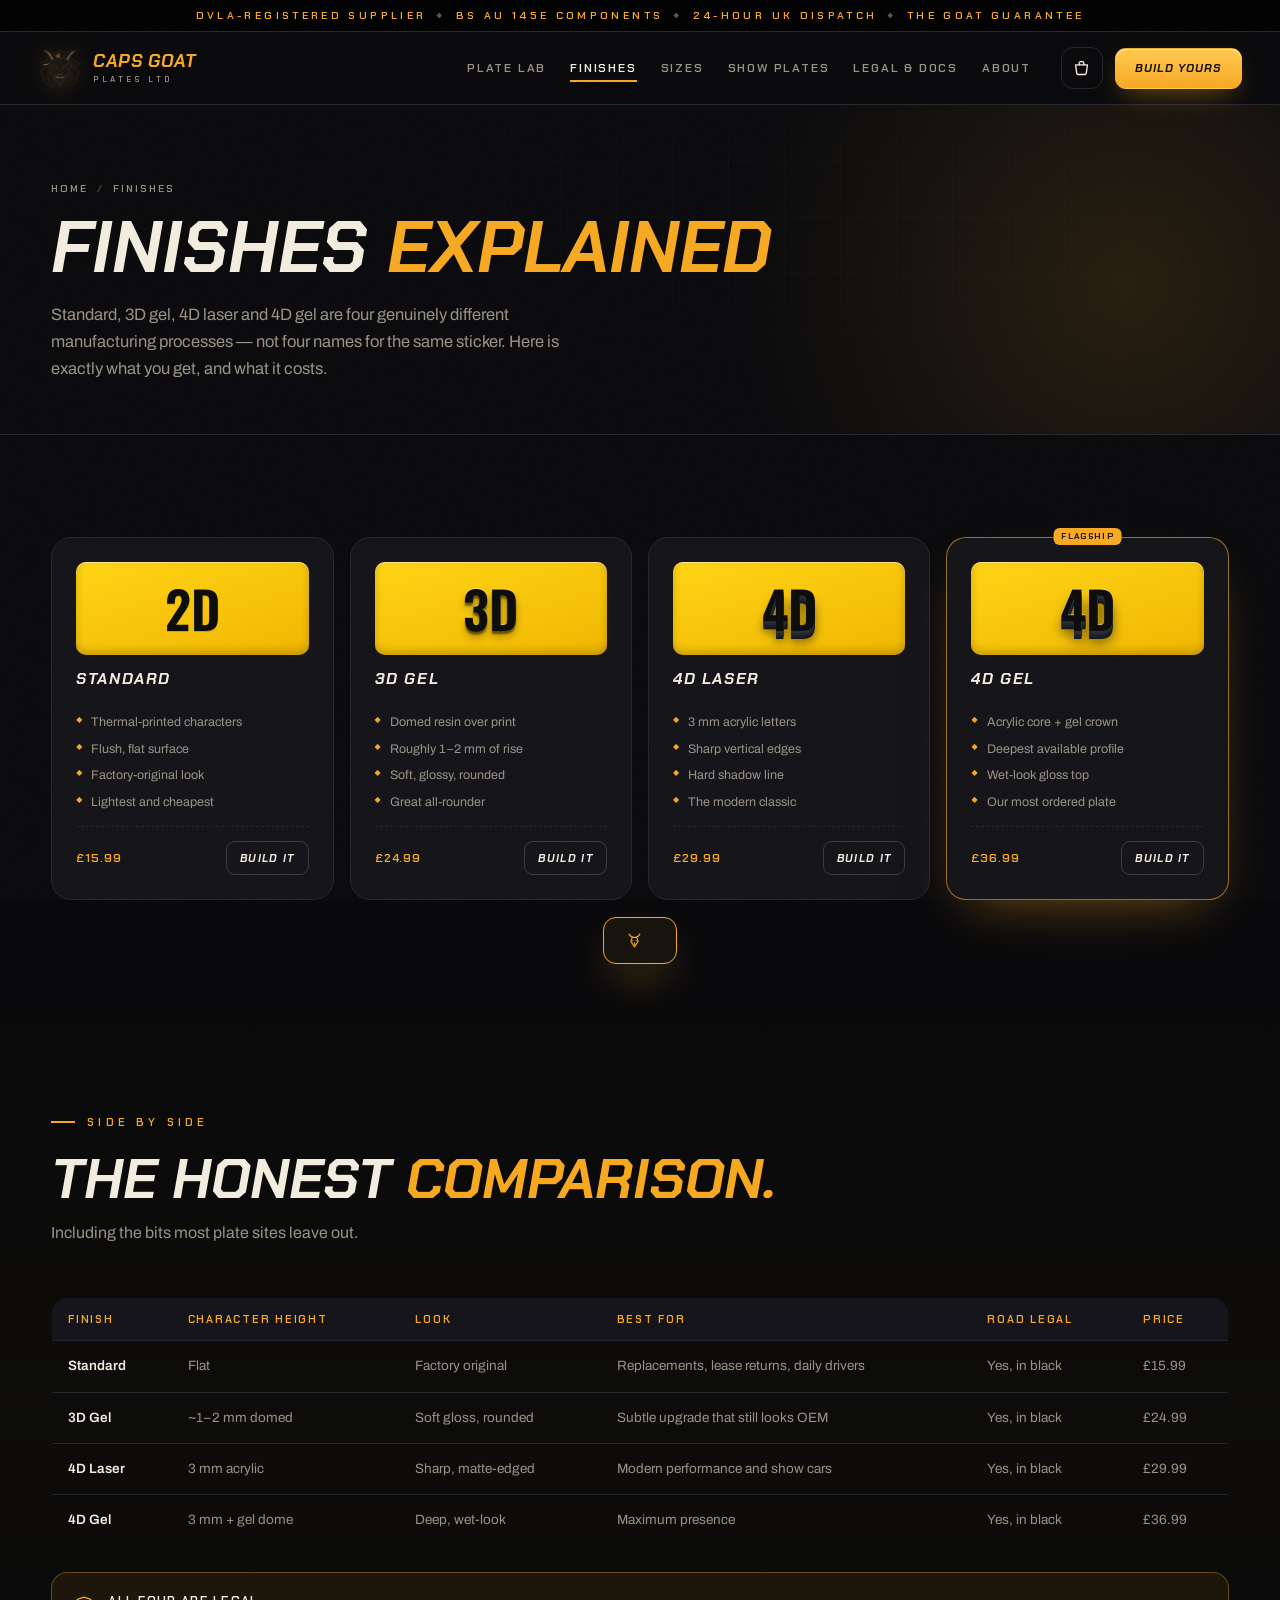
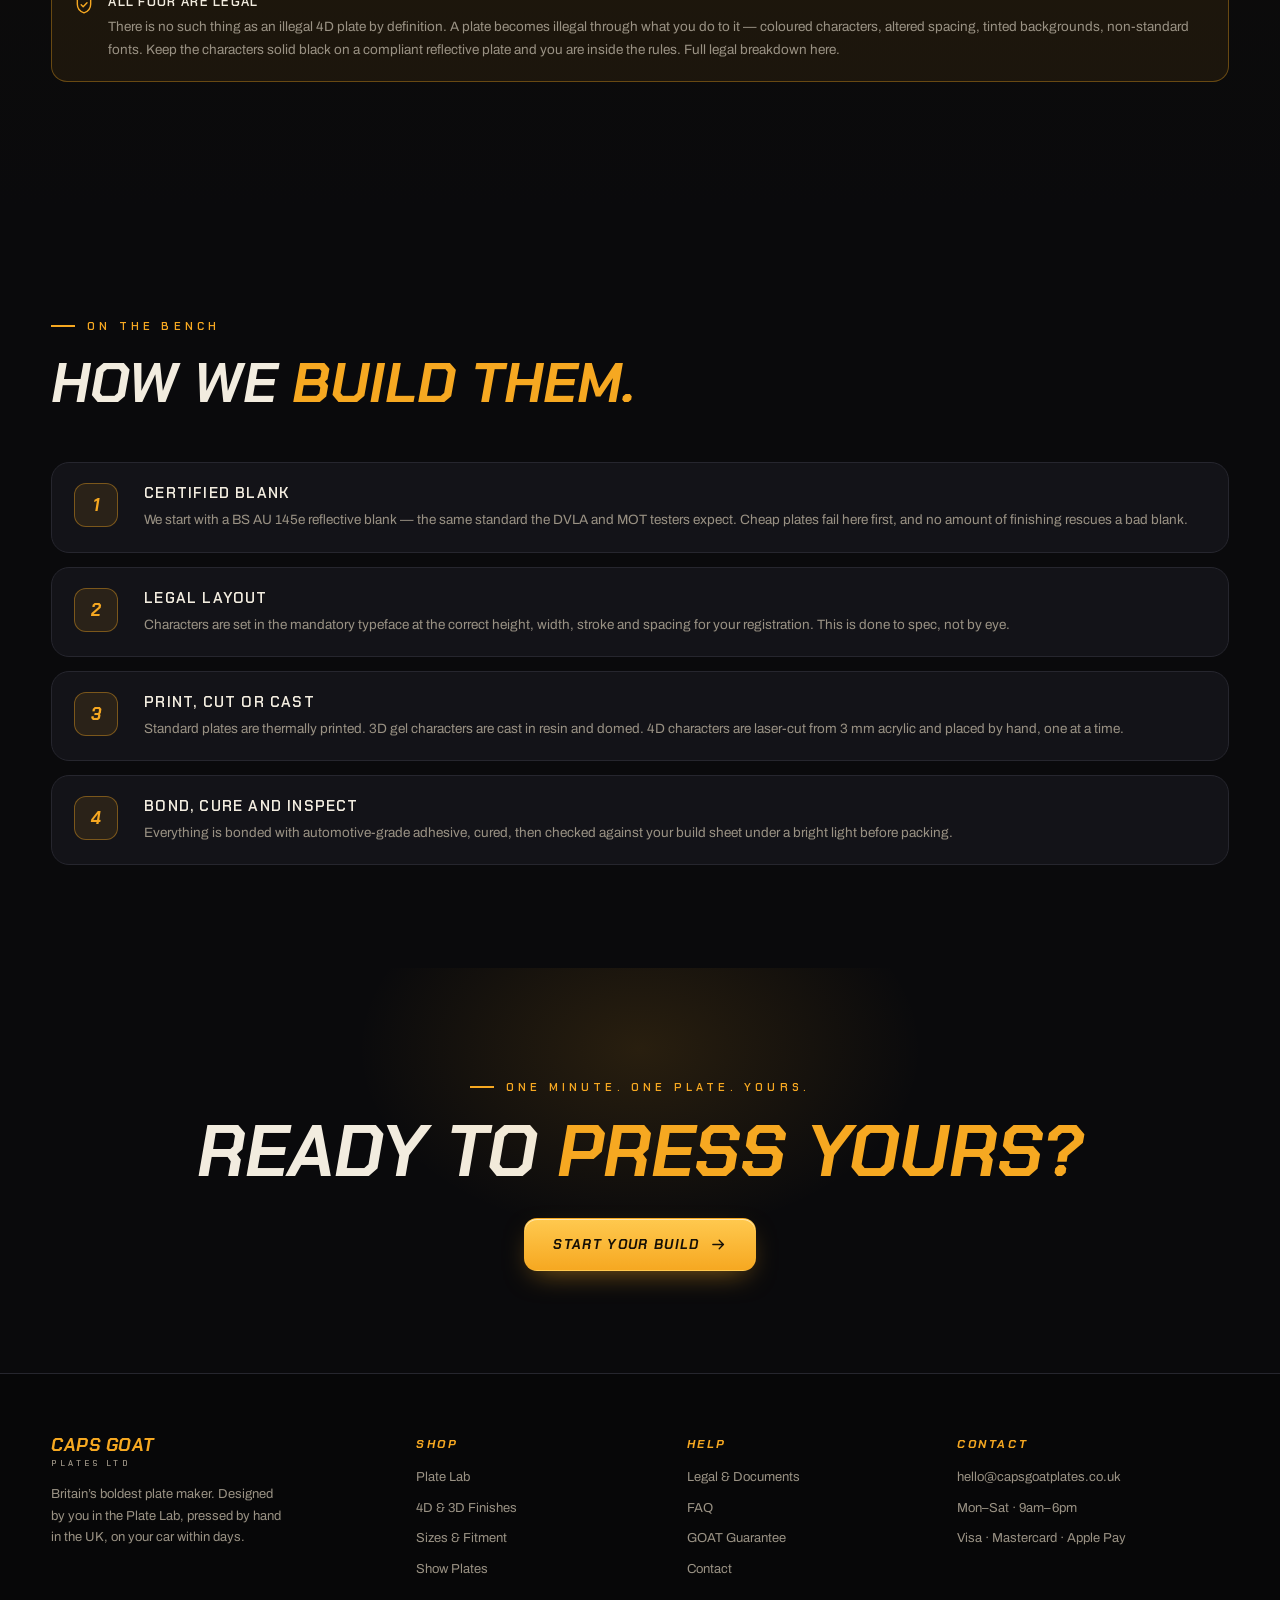
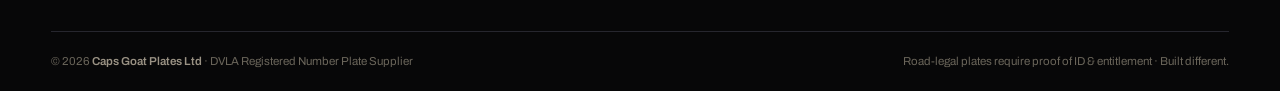
<file: caps-goat-plates-website (1)/finishes.html>
<!DOCTYPE html>
<html lang="en-GB" class="no-js">
<head>
<meta charset="utf-8">
<meta name="viewport" content="width=device-width,initial-scale=1">
<title>3D Gel vs 4D Laser Number Plates | Finishes Compared | Caps Goat</title>
<meta name="description" content="Standard, 3D gel, 4D laser and 4D gel number plates compared honestly: character height, look, price and road legality. All pressed on BS AU 145e components.">
<link rel="canonical" href="https://capsgoatplates.co.uk/finishes.html">
<meta name="theme-color" content="#0a0a0c">
<meta name="robots" content="index,follow,max-image-preview:large">
<meta property="og:type" content="website">
<meta property="og:site_name" content="Caps Goat Plates Ltd">
<meta property="og:title" content="3D Gel vs 4D Laser Number Plates | Finishes Compared | Caps Goat">
<meta property="og:description" content="Standard, 3D gel, 4D laser and 4D gel number plates compared honestly: character height, look, price and road legality. All pressed on BS AU 145e components.">
<meta property="og:url" content="https://capsgoatplates.co.uk/finishes.html">
<meta property="og:image" content="https://capsgoatplates.co.uk/assets/img/og.jpg">
<meta property="og:locale" content="en_GB">
<meta name="twitter:card" content="summary_large_image">
<meta name="twitter:title" content="3D Gel vs 4D Laser Number Plates | Finishes Compared | Caps Goat">
<meta name="twitter:description" content="Standard, 3D gel, 4D laser and 4D gel number plates compared honestly: character height, look, price and road legality. All pressed on BS AU 145e components.">
<meta name="twitter:image" content="https://capsgoatplates.co.uk/assets/img/og.jpg">
<link rel="icon" href="assets/img/favicon-32.png" sizes="32x32">
<link rel="apple-touch-icon" href="assets/img/apple-touch-icon.png">
<link rel="preconnect" href="https://fonts.googleapis.com">
<link rel="preconnect" href="https://fonts.gstatic.com" crossorigin>
<link rel="preload" as="image" href="assets/img/emblem.webp">
<link rel="stylesheet" href="assets/css/main.css?v=2">
<link rel="stylesheet" href="https://fonts.googleapis.com/css2?family=Archivo:ital,wght@0,400;0,600;0,700;1,700&family=Chakra+Petch:ital,wght@0,600;0,700;1,700&family=Oswald:wght@600&display=swap" media="print" onload="this.media='all'">
<noscript><link rel="stylesheet" href="https://fonts.googleapis.com/css2?family=Archivo:ital,wght@0,400;0,600;0,700;1,700&family=Chakra+Petch:ital,wght@0,600;0,700;1,700&family=Oswald:wght@600&display=swap"></noscript>
<script type="application/ld+json">{"@context":"https://schema.org","@type":"ItemList","itemListElement":[
{"@type":"ListItem","position":1,"item":{"@type":"Product","name":"Standard Number Plate","description":"Reflective BS AU 145e plate with high-pressure thermal printed characters.","brand":{"@type":"Brand","name":"Caps Goat Plates"},"offers":{"@type":"Offer","price":"15.99","priceCurrency":"GBP","availability":"https://schema.org/InStock"}}},
{"@type":"ListItem","position":2,"item":{"@type":"Product","name":"3D Gel Number Plate","description":"Domed polyurethane resin characters over a reflective BS AU 145e plate.","brand":{"@type":"Brand","name":"Caps Goat Plates"},"offers":{"@type":"Offer","price":"24.99","priceCurrency":"GBP","availability":"https://schema.org/InStock"}}},
{"@type":"ListItem","position":3,"item":{"@type":"Product","name":"4D Laser Cut Number Plate","description":"3mm laser-cut acrylic characters bonded to a reflective BS AU 145e plate.","brand":{"@type":"Brand","name":"Caps Goat Plates"},"offers":{"@type":"Offer","price":"29.99","priceCurrency":"GBP","availability":"https://schema.org/InStock"}}},
{"@type":"ListItem","position":4,"item":{"@type":"Product","name":"4D Gel Number Plate","description":"Laser-cut acrylic core topped with a domed gel crown for maximum depth.","brand":{"@type":"Brand","name":"Caps Goat Plates"},"offers":{"@type":"Offer","price":"36.99","priceCurrency":"GBP","availability":"https://schema.org/InStock"}}}]}</script><script type="application/ld+json">{"@context":"https://schema.org","@type":"BreadcrumbList","itemListElement":[{"@type":"ListItem","position":1,"name":"Home","item":"https://capsgoatplates.co.uk/"},{"@type":"ListItem","position":2,"name":"Finishes","item":"https://capsgoatplates.co.uk/finishes.html"}]}</script>
</head>
<body>
<div class="noise" aria-hidden="true"></div>
<a class="skip" href="#main">Skip to content</a>
<div class="topbar">DVLA-Registered Supplier<b>&#9670;</b>BS AU 145e Components<b>&#9670;</b>24-Hour UK Dispatch<b>&#9670;</b>The GOAT Guarantee</div>
<header class="nav">
  <div class="nwrap">
    <a class="brand" href="index.html" aria-label="Caps Goat Plates Ltd home">
      <span class="emblem" role="img" aria-label="Caps Goat Plates emblem"></span>
      <span class="word"><b>CAPS GOAT</b><span>Plates Ltd</span></span>
    </a>
    <nav class="nlinks" aria-label="Primary"><a href="builder.html">Plate Lab</a><a href="finishes.html" aria-current="page">Finishes</a><a href="sizes.html">Sizes</a><a href="show-plates.html">Show Plates</a><a href="legal-requirements.html">Legal &amp; Docs</a><a href="about.html">About</a></nav>
    <div class="nacts">
      <button class="cartbtn" id="cartBtn" aria-label="Open your garage">
        <svg aria-hidden="true"><use href="#i-cart"/></svg><span class="ccount" id="cartCount">0</span>
      </button>
      <a class="btn btn-gold btn-sm" href="builder.html">Build Yours</a>
      <button class="burger" id="burger" aria-label="Menu" aria-expanded="false" aria-controls="mobnav">
        <svg aria-hidden="true"><use href="#i-menu"/></svg>
      </button>
    </div>
  </div>
</header>
<nav class="mob" id="mobnav" aria-label="Mobile"><a href="builder.html">Plate Lab</a><a href="finishes.html" aria-current="page">Finishes</a><a href="sizes.html">Sizes</a><a href="show-plates.html">Show Plates</a><a href="legal-requirements.html">Legal &amp; Docs</a><a href="about.html">About</a><a href="faq.html">FAQ</a><a href="contact.html">Contact</a></nav>
<main id="main">
<section class="phead">
  <div class="hero-glow"></div><div class="hero-grid"></div>
  <div class="wrap">
    <nav class="crumb" aria-label="Breadcrumb"><a href="index.html">Home</a><span>/</span>Finishes</nav>
    <h1 class="ptitle">Finishes <i>Explained</i></h1>
    <p class="plead">Standard, 3D gel, 4D laser and 4D gel are four genuinely different manufacturing processes &mdash; not four names for the same sticker. Here is exactly what you get, and what it costs.</p>
  </div>
</section>
<section class="sect">
  <div class="wrap">
    <div class="grid4">
      <div class="card fincard" data-rev><div class="demo"><span style="text-shadow:0 1px 1px rgba(0,0,0,.18)">2D</span></div>
        <h3>Standard</h3><div class="specs"><span>Thermal-printed characters</span><span>Flush, flat surface</span><span>Factory-original look</span><span>Lightest and cheapest</span></div>
        <div class="finfoot"><b>&pound;15.99</b><a class="go" href="builder.html?style=std">Build it</a></div></div>
      <div class="card fincard" data-rev><div class="demo"><span style="text-shadow:0 -1px 0 rgba(255,255,255,.32),0 3px 2px rgba(0,0,0,.52),0 6px 8px rgba(0,0,0,.26)">3D</span></div>
        <h3>3D Gel</h3><div class="specs"><span>Domed resin over print</span><span>Roughly 1&ndash;2&nbsp;mm of rise</span><span>Soft, glossy, rounded</span><span>Great all-rounder</span></div>
        <div class="finfoot"><b>&pound;24.99</b><a class="go" href="builder.html?style=gel">Build it</a></div></div>
      <div class="card fincard" data-rev><div class="demo"><span style="text-shadow:0 2px 0 #2b2e34,0 4px 0 #23262c,0 6px 0 #1b1e23,0 8px 0 #14161a,0 11px 10px rgba(0,0,0,.52)">4D</span></div>
        <h3>4D Laser</h3><div class="specs"><span>3&nbsp;mm acrylic letters</span><span>Sharp vertical edges</span><span>Hard shadow line</span><span>The modern classic</span></div>
        <div class="finfoot"><b>&pound;29.99</b><a class="go" href="builder.html?style=l4d">Build it</a></div></div>
      <div class="card fincard best" data-rev><span class="tag" style="top:-10px">Flagship</span>
        <div class="demo"><span style="text-shadow:0 -1px 0 rgba(255,255,255,.38),0 2px 0 #2b2e34,0 4px 0 #23262c,0 6px 0 #1b1e23,0 8px 0 #14161a,0 12px 12px rgba(0,0,0,.55)">4D</span></div>
        <h3>4D Gel</h3><div class="specs"><span>Acrylic core + gel crown</span><span>Deepest available profile</span><span>Wet-look gloss top</span><span>Our most ordered plate</span></div>
        <div class="finfoot"><b>&pound;36.99</b><a class="go" href="builder.html?style=g4d">Build it</a></div></div>
    </div>
  </div>
</section>

<section class="sect alt">
  <div class="wrap">
    <div class="shead" data-rev><span class="kick">Side By Side</span><h2 class="stitle">The Honest <i>Comparison.</i></h2>
      <p>Including the bits most plate sites leave out.</p></div>
    <div class="tscroll" data-rev>
      <table class="ctable">
        <thead><tr><th scope="col">Finish</th><th scope="col">Character height</th><th scope="col">Look</th><th scope="col">Best for</th><th scope="col">Road legal</th><th scope="col">Price</th></tr></thead>
        <tbody>
          <tr><td>Standard</td><td>Flat</td><td>Factory original</td><td>Replacements, lease returns, daily drivers</td><td>Yes, in black</td><td>&pound;15.99</td></tr>
          <tr><td>3D Gel</td><td>~1&ndash;2&nbsp;mm domed</td><td>Soft gloss, rounded</td><td>Subtle upgrade that still looks OEM</td><td>Yes, in black</td><td>&pound;24.99</td></tr>
          <tr><td>4D Laser</td><td>3&nbsp;mm acrylic</td><td>Sharp, matte-edged</td><td>Modern performance and show cars</td><td>Yes, in black</td><td>&pound;29.99</td></tr>
          <tr><td>4D Gel</td><td>3&nbsp;mm + gel dome</td><td>Deep, wet-look</td><td>Maximum presence</td><td>Yes, in black</td><td>&pound;36.99</td></tr>
        </tbody>
      </table>
    </div>
    <div class="callout" data-rev style="margin-top:26px"><svg aria-hidden="true"><use href="#i-shield"/></svg>
      <div><b>All four are legal</b><p>There is no such thing as an illegal 4D plate by definition. A plate becomes illegal through what you do to it &mdash; coloured characters, altered spacing, tinted backgrounds, non-standard fonts. Keep the characters solid black on a compliant reflective plate and you are inside the rules. <a href="legal-requirements.html">Full legal breakdown here.</a></p></div></div>
  </div>
</section>

<section class="sect">
  <div class="wrap">
    <div class="shead" data-rev><span class="kick">On The Bench</span><h2 class="stitle">How We <i>Build Them.</i></h2></div>
    <div class="steps-n">
      <div class="stepn-row" data-rev><span class="num">1</span><div><h3>Certified blank</h3><p>We start with a BS AU 145e reflective blank &mdash; the same standard the DVLA and MOT testers expect. Cheap plates fail here first, and no amount of finishing rescues a bad blank.</p></div></div>
      <div class="stepn-row" data-rev><span class="num">2</span><div><h3>Legal layout</h3><p>Characters are set in the mandatory typeface at the correct height, width, stroke and spacing for your registration. This is done to spec, not by eye.</p></div></div>
      <div class="stepn-row" data-rev><span class="num">3</span><div><h3>Print, cut or cast</h3><p>Standard plates are thermally printed. 3D gel characters are cast in resin and domed. 4D characters are laser-cut from 3&nbsp;mm acrylic and placed by hand, one at a time.</p></div></div>
      <div class="stepn-row" data-rev><span class="num">4</span><div><h3>Bond, cure and inspect</h3><p>Everything is bonded with automotive-grade adhesive, cured, then checked against your build sheet under a bright light before packing.</p></div></div>
    </div>
  </div>
</section>
<section class="ctaband">
  <div class="wrap" data-rev>
    <span class="kick" style="justify-content:center;display:inline-flex">One minute. One plate. Yours.</span>
    <h2 class="stitle">Ready To <i>Press Yours?</i></h2>
    <a class="btn btn-gold" href="builder.html">Start Your Build <svg aria-hidden="true"><use href="#i-arrow"/></svg></a>
  </div>
</section>
</main>
<footer>
  <div class="wrap">
    <div class="fgrid">
      <div class="fcol fbrand">
        <a class="brand" href="index.html" style="margin-bottom:16px"><span class="emblem"></span><span class="word"><b>CAPS GOAT</b><span>Plates Ltd</span></span></a>
        <p>Britain&rsquo;s boldest plate maker. Designed by you in the Plate Lab, pressed by hand in the UK, on your car within days.</p>
      </div>
      <div class="fcol">
        <h2>Shop</h2>
        <a href="builder.html">Plate Lab</a><a href="finishes.html">4D &amp; 3D Finishes</a>
        <a href="sizes.html">Sizes &amp; Fitment</a><a href="show-plates.html">Show Plates</a>
      </div>
      <div class="fcol">
        <h2>Help</h2>
        <a href="legal-requirements.html">Legal &amp; Documents</a><a href="faq.html">FAQ</a>
        <a href="about.html">GOAT Guarantee</a><a href="contact.html">Contact</a>
      </div>
      <div class="fcol">
        <h2>Contact</h2>
        <p><a href="mailto:hello@capsgoatplates.co.uk">hello@capsgoatplates.co.uk</a></p>
        <p>Mon&ndash;Sat &middot; 9am&ndash;6pm</p>
        <p>Visa &middot; Mastercard &middot; Apple Pay</p>
      </div>
    </div>
    <div class="fbot">
      <span>&copy; 2026 <b>Caps Goat Plates Ltd</b> &middot; DVLA Registered Number Plate Supplier</span>
      <span>Road-legal plates require proof of ID &amp; entitlement &middot; Built different.</span>
    </div>
  </div>
</footer>
<div class="scrim" id="scrim"></div>
<aside class="drawer" id="drawer" aria-label="Your garage">
  <div class="dhead"><h2>Your <i>Garage</i></h2>
    <button class="dclose" id="closeCart" aria-label="Close"><svg aria-hidden="true"><use href="#i-x"/></svg></button></div>
  <div class="ditems" id="cartItems">
    <div class="dempty on" id="dempty">
      <div class="demblem"></div><b>Your garage is empty</b>
      <p>Nothing pressed yet &mdash; the Lab is waiting.</p>
      <a class="btn btn-gold btn-sm" href="builder.html" id="emptyCta">Start building</a>
    </div>
  </div>
  <div class="dfoot" id="dfoot" style="display:none">
    <div class="drow"><span>Subtotal</span><b id="subVal">&pound;0.00</b></div>
    <div class="drow"><span>UK delivery</span><b id="shipVal">FREE</b></div>
    <div class="drow dtot"><span>Total</span><b id="grandVal">&pound;0.00</b></div>
    <button class="btn btn-gold btn-wide" id="checkoutBtn">Press My Order <svg aria-hidden="true"><use href="#i-arrow"/></svg></button>
  </div>
</aside>
<div class="modal" id="modal" role="dialog" aria-modal="true" aria-labelledby="modalT">
  <div class="mcard">
    <div class="mico"><svg aria-hidden="true"><use href="#i-check"/></svg></div>
    <h2 id="modalT">Ready To Press.</h2>
    <p id="modalSum"></p>
    <p>Checkout is not connected yet. Wire this button to your payment provider and the document-upload step when you&rsquo;re ready to trade.</p>
    <button class="btn btn-gold" id="modalClose">Back to the Lab</button>
  </div>
</div>
<div class="toast" id="toast"><svg aria-hidden="true"><use href="#i-goat"/></svg><span id="toastMsg"></span></div>
<svg width="0" height="0" style="position:absolute" aria-hidden="true" focusable="false"><defs>
<symbol id="f-uk" viewBox="0 0 60 36"><rect width="60" height="36" fill="#012169"/><path d="M0 0L60 36M60 0L0 36" stroke="#fff" stroke-width="7"/><path d="M0 0L60 36M60 0L0 36" stroke="#C8102E" stroke-width="3"/><rect x="24" width="12" height="36" fill="#fff"/><rect y="12" width="60" height="12" fill="#fff"/><rect x="26.5" width="7" height="36" fill="#C8102E"/><rect y="14.5" width="60" height="7" fill="#C8102E"/></symbol>
<symbol id="f-eng" viewBox="0 0 60 36"><rect width="60" height="36" fill="#fff"/><rect x="26" width="8" height="36" fill="#C8102E"/><rect y="14" width="60" height="8" fill="#C8102E"/></symbol>
<symbol id="f-sco" viewBox="0 0 60 36"><rect width="60" height="36" fill="#005EB8"/><path d="M0 0L60 36M60 0L0 36" stroke="#fff" stroke-width="7"/></symbol>
<symbol id="f-wal" viewBox="0 0 60 36"><rect width="60" height="18" fill="#fff"/><rect y="18" width="60" height="18" fill="#00AB39"/><path fill="#D30731" d="M13 25c3-6 9-9.5 15-9.5 4 0 6.5-2 7.5-4.5 0 3-1 5-3 6.5 5 0 9.5 2 11.5 6-3-2-6.5-3-9.5-2 2 1 3 3 3 5-2-3-5-4-8-4l-4.5 1c-3 1-6.5 0-8.5-2 0 2 1 3.5 2 4.5-3 0-5-.5-5.5-1z"/></symbol>
<symbol id="i-cart" viewBox="0 0 24 24"><path d="M4.5 7.5h15l-1.5 10.4a2 2 0 0 1-2 1.7H8a2 2 0 0 1-2-1.7L4.5 7.5Z" fill="none" stroke="currentColor" stroke-width="1.7" stroke-linejoin="round"/><path d="M9 7.5V6a3 3 0 0 1 6 0v1.5" fill="none" stroke="currentColor" stroke-width="1.7" stroke-linecap="round"/></symbol>
<symbol id="i-goat" viewBox="0 0 24 24"><path d="M4.5 3c1.6 3.2 3.7 4.7 7.5 4.7S17.9 6.2 19.5 3M8.4 8.6 7 13.2l5 7.8 5-7.8-1.4-4.6M9.6 12.2h.01M14.4 12.2h.01M12 15.2v2.2" fill="none" stroke="currentColor" stroke-width="1.6" stroke-linecap="round" stroke-linejoin="round"/></symbol>
<symbol id="i-star" viewBox="0 0 24 24"><path d="M12 2.8 14.9 9l6.5.7-4.9 4.3 1.4 6.4L12 17.1l-5.9 3.3 1.4-6.4L2.6 9.7 9.1 9Z"/></symbol>
<symbol id="i-lock" viewBox="0 0 24 24"><rect x="5.5" y="10.5" width="13" height="9.5" rx="2" fill="none" stroke="currentColor" stroke-width="1.8"/><path d="M8.5 10.5V7.5a3.5 3.5 0 0 1 7 0v3" fill="none" stroke="currentColor" stroke-width="1.8"/></symbol>
<symbol id="i-shield" viewBox="0 0 24 24"><path d="M12 2.6 20 5.2v5.8c0 5-3.2 8.6-8 10.4-4.8-1.8-8-5.4-8-10.4V5.2Z" fill="none" stroke="currentColor" stroke-width="1.7" stroke-linejoin="round"/><path d="m8.6 11.7 2.4 2.4 4.6-4.8" fill="none" stroke="currentColor" stroke-width="1.7" stroke-linecap="round" stroke-linejoin="round"/></symbol>
<symbol id="i-bolt" viewBox="0 0 24 24"><path d="M13 2.5 4.5 14H10l-1 7.5L17.5 10H12z" fill="none" stroke="currentColor" stroke-width="1.7" stroke-linejoin="round"/></symbol>
<symbol id="i-layers" viewBox="0 0 24 24"><path d="M12 3.2l8.5 4.6L12 12.4 3.5 7.8Z" fill="none" stroke="currentColor" stroke-width="1.7" stroke-linejoin="round"/><path d="M3.5 12.4 12 17l8.5-4.6M3.5 16.6 12 21.2l8.5-4.6" fill="none" stroke="currentColor" stroke-width="1.7" stroke-linejoin="round"/></symbol>
<symbol id="i-medal" viewBox="0 0 24 24"><circle cx="12" cy="14.5" r="5.7" fill="none" stroke="currentColor" stroke-width="1.7"/><path d="M9 9.3 6.4 3M15 9.3 17.6 3M6.4 3h4.2M17.6 3h-4.2" fill="none" stroke="currentColor" stroke-width="1.7" stroke-linecap="round"/></symbol>
<symbol id="i-x" viewBox="0 0 24 24"><path d="M6 6l12 12M18 6 6 18" stroke="currentColor" stroke-width="1.9" stroke-linecap="round"/></symbol>
<symbol id="i-plus" viewBox="0 0 24 24"><path d="M12 5v14M5 12h14" stroke="currentColor" stroke-width="1.9" stroke-linecap="round" fill="none"/></symbol>
<symbol id="i-arrow" viewBox="0 0 24 24"><path d="M4 12h15m-6-6 6 6-6 6" fill="none" stroke="currentColor" stroke-width="1.9" stroke-linecap="round" stroke-linejoin="round"/></symbol>
<symbol id="i-check" viewBox="0 0 24 24"><path d="m4.5 12.6 5 5 10-11.2" fill="none" stroke="currentColor" stroke-width="2.1" stroke-linecap="round" stroke-linejoin="round"/></symbol>
<symbol id="i-slash" viewBox="0 0 24 24"><circle cx="12" cy="12" r="8.5" fill="none" stroke="currentColor" stroke-width="1.7"/><path d="M6.5 17.5 17.5 6.5" stroke="currentColor" stroke-width="1.7" stroke-linecap="round"/></symbol>
<symbol id="i-menu" viewBox="0 0 24 24"><path d="M4 7h16M4 12h16M4 17h16" stroke="currentColor" stroke-width="1.9" stroke-linecap="round"/></symbol>
<symbol id="i-doc" viewBox="0 0 24 24"><path d="M6 2.8h7.5L19 8.4V21a1 1 0 0 1-1 1H6a1 1 0 0 1-1-1V3.8a1 1 0 0 1 1-1Z" fill="none" stroke="currentColor" stroke-width="1.7" stroke-linejoin="round"/><path d="M13.2 3v5.5H19M8.5 13h7M8.5 17h5" fill="none" stroke="currentColor" stroke-width="1.7" stroke-linecap="round"/></symbol>
<symbol id="i-warn" viewBox="0 0 24 24"><path d="M12 3.4 21.5 20H2.5Z" fill="none" stroke="currentColor" stroke-width="1.7" stroke-linejoin="round"/><path d="M12 9.5v4.2M12 16.8h.01" stroke="currentColor" stroke-width="1.9" stroke-linecap="round"/></symbol>
<symbol id="i-ruler" viewBox="0 0 24 24"><rect x="2.5" y="8" width="19" height="8" rx="1.4" fill="none" stroke="currentColor" stroke-width="1.7"/><path d="M7 8v3.4M11 8v4.6M15 8v3.4M19 8v4.6" stroke="currentColor" stroke-width="1.6" stroke-linecap="round"/></symbol>
<symbol id="i-mail" viewBox="0 0 24 24"><rect x="2.8" y="5" width="18.4" height="14" rx="2" fill="none" stroke="currentColor" stroke-width="1.7"/><path d="m3.5 6.5 8.5 6.4 8.5-6.4" fill="none" stroke="currentColor" stroke-width="1.7" stroke-linecap="round"/></symbol>
</defs></svg>
<script src="assets/js/site.js?v=2" defer></script>
</body>
</html>
</file>
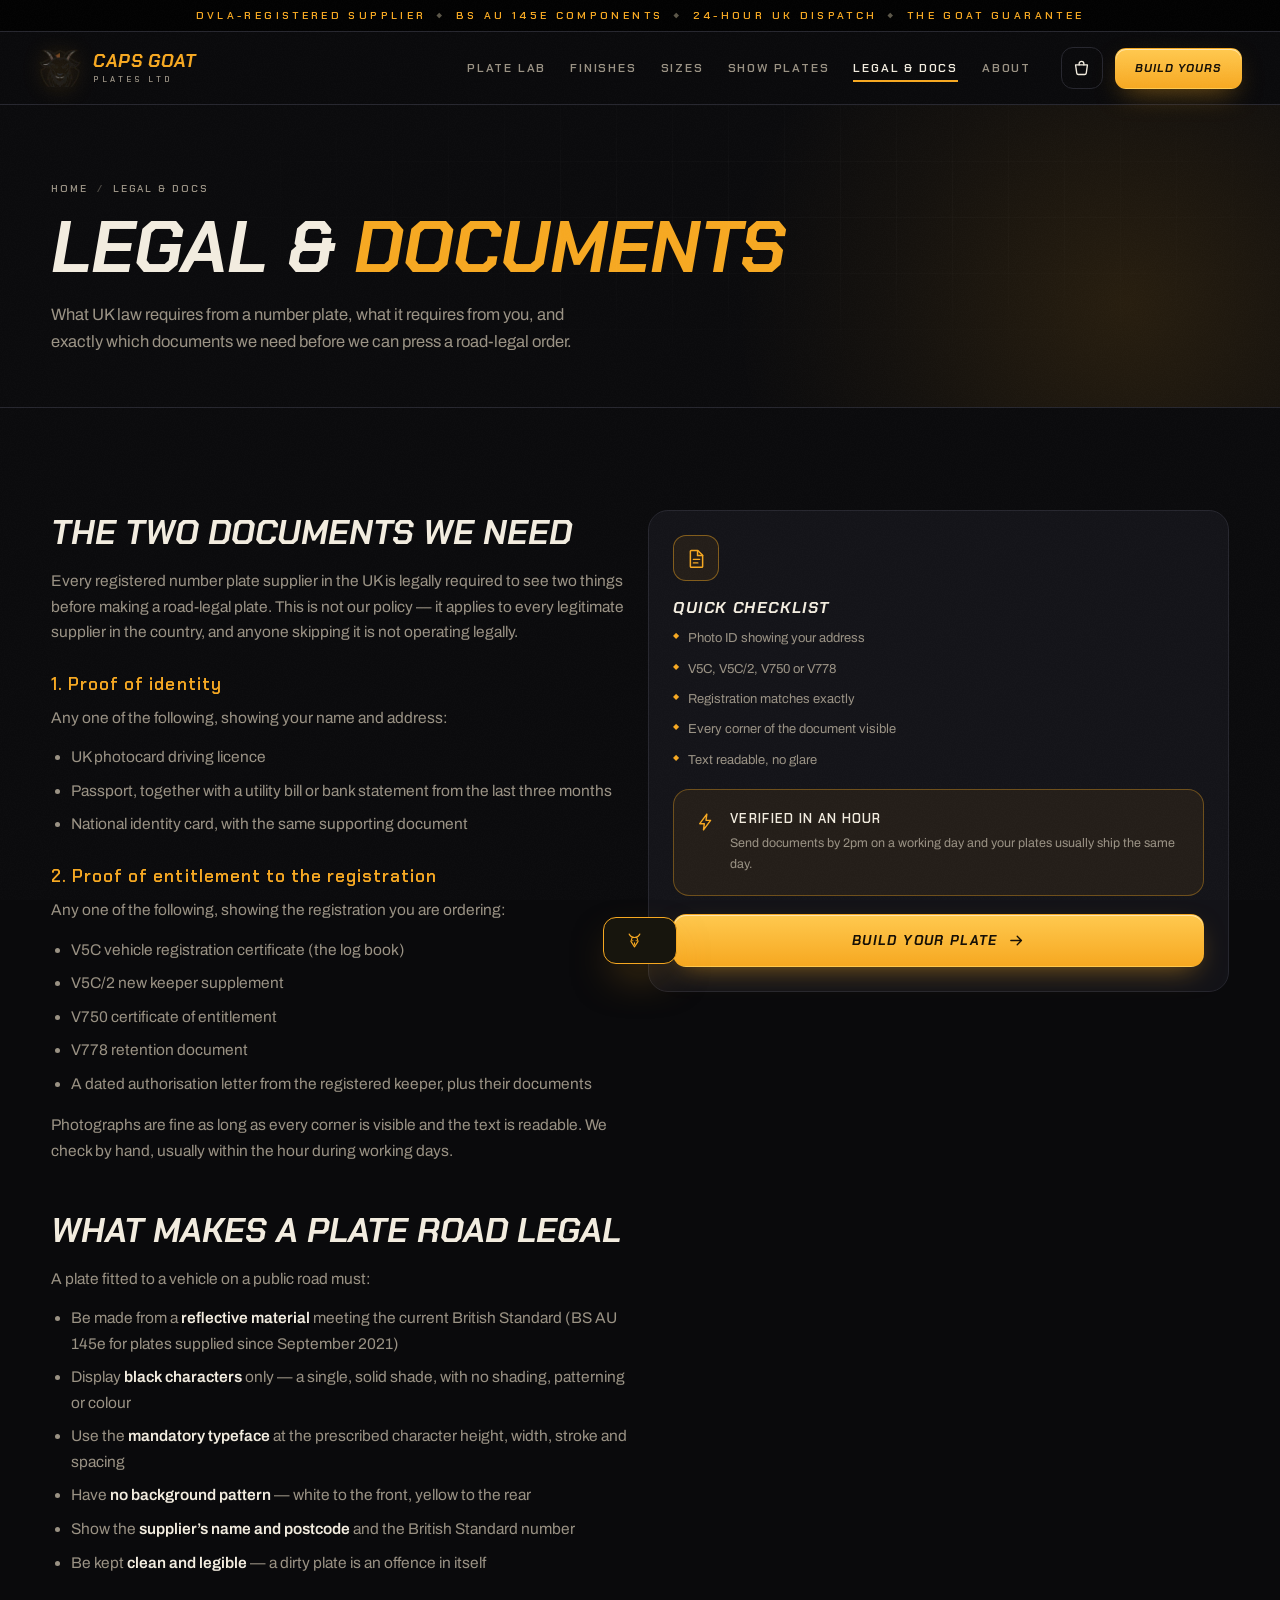
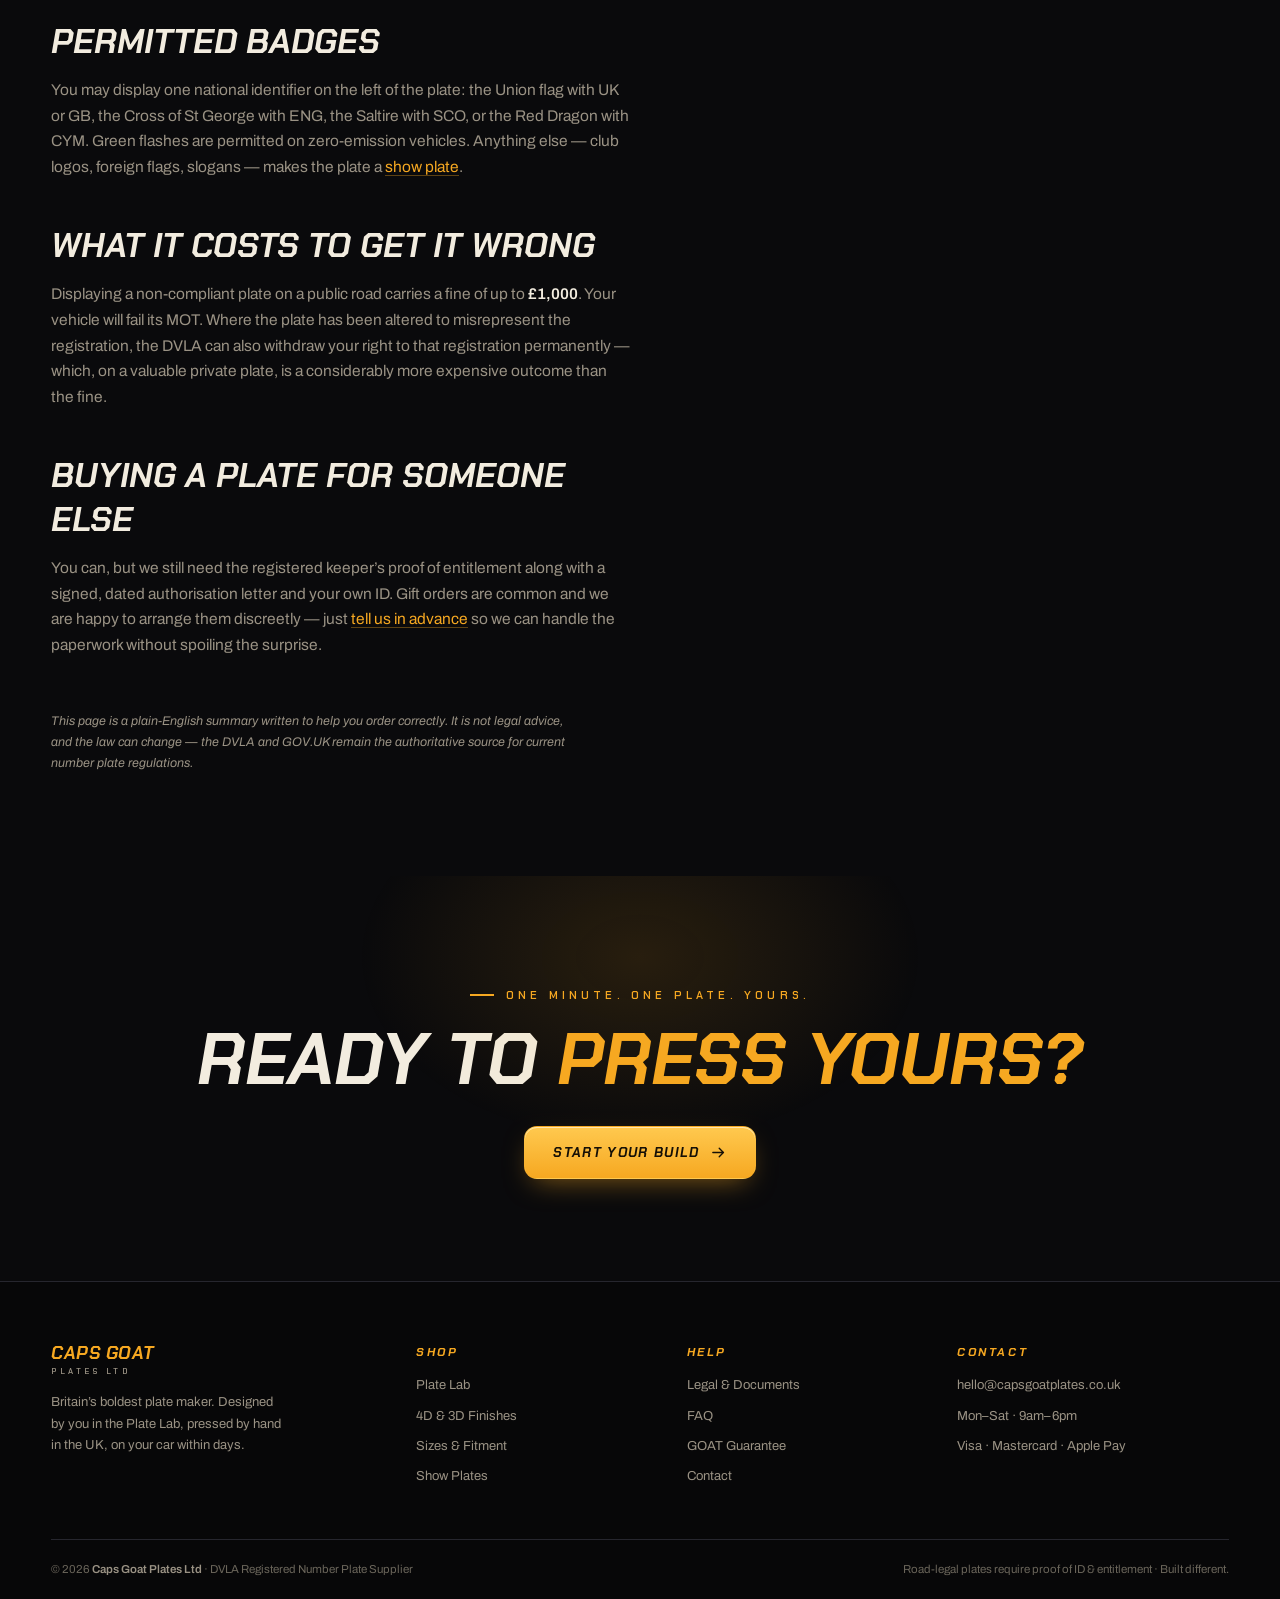
<file: caps-goat-plates-website (1)/legal-requirements.html>
<!DOCTYPE html>
<html lang="en-GB" class="no-js">
<head>
<meta charset="utf-8">
<meta name="viewport" content="width=device-width,initial-scale=1">
<title>UK Number Plate Law &amp; Required Documents | Caps Goat Plates</title>
<meta name="description" content="What UK law requires from a number plate and which documents you need to buy one: proof of ID and proof of entitlement (V5C, V5C/2, V750, V778) explained simply.">
<link rel="canonical" href="https://capsgoatplates.co.uk/legal-requirements.html">
<meta name="theme-color" content="#0a0a0c">
<meta name="robots" content="index,follow,max-image-preview:large">
<meta property="og:type" content="website">
<meta property="og:site_name" content="Caps Goat Plates Ltd">
<meta property="og:title" content="UK Number Plate Law &amp; Required Documents | Caps Goat Plates">
<meta property="og:description" content="What UK law requires from a number plate and which documents you need to buy one: proof of ID and proof of entitlement (V5C, V5C/2, V750, V778) explained simply.">
<meta property="og:url" content="https://capsgoatplates.co.uk/legal-requirements.html">
<meta property="og:image" content="https://capsgoatplates.co.uk/assets/img/og.jpg">
<meta property="og:locale" content="en_GB">
<meta name="twitter:card" content="summary_large_image">
<meta name="twitter:title" content="UK Number Plate Law &amp; Required Documents | Caps Goat Plates">
<meta name="twitter:description" content="What UK law requires from a number plate and which documents you need to buy one: proof of ID and proof of entitlement (V5C, V5C/2, V750, V778) explained simply.">
<meta name="twitter:image" content="https://capsgoatplates.co.uk/assets/img/og.jpg">
<link rel="icon" href="assets/img/favicon-32.png" sizes="32x32">
<link rel="apple-touch-icon" href="assets/img/apple-touch-icon.png">
<link rel="preconnect" href="https://fonts.googleapis.com">
<link rel="preconnect" href="https://fonts.gstatic.com" crossorigin>
<link rel="preload" as="image" href="assets/img/emblem.webp">
<link rel="stylesheet" href="assets/css/main.css?v=2">
<link rel="stylesheet" href="https://fonts.googleapis.com/css2?family=Archivo:ital,wght@0,400;0,600;0,700;1,700&family=Chakra+Petch:ital,wght@0,600;0,700;1,700&family=Oswald:wght@600&display=swap" media="print" onload="this.media='all'">
<noscript><link rel="stylesheet" href="https://fonts.googleapis.com/css2?family=Archivo:ital,wght@0,400;0,600;0,700;1,700&family=Chakra+Petch:ital,wght@0,600;0,700;1,700&family=Oswald:wght@600&display=swap"></noscript>
<script type="application/ld+json">{"@context":"https://schema.org","@type":"BreadcrumbList","itemListElement":[{"@type":"ListItem","position":1,"name":"Home","item":"https://capsgoatplates.co.uk/"},{"@type":"ListItem","position":2,"name":"Legal & Docs","item":"https://capsgoatplates.co.uk/legal-requirements.html"}]}</script>
</head>
<body>
<div class="noise" aria-hidden="true"></div>
<a class="skip" href="#main">Skip to content</a>
<div class="topbar">DVLA-Registered Supplier<b>&#9670;</b>BS AU 145e Components<b>&#9670;</b>24-Hour UK Dispatch<b>&#9670;</b>The GOAT Guarantee</div>
<header class="nav">
  <div class="nwrap">
    <a class="brand" href="index.html" aria-label="Caps Goat Plates Ltd home">
      <span class="emblem" role="img" aria-label="Caps Goat Plates emblem"></span>
      <span class="word"><b>CAPS GOAT</b><span>Plates Ltd</span></span>
    </a>
    <nav class="nlinks" aria-label="Primary"><a href="builder.html">Plate Lab</a><a href="finishes.html">Finishes</a><a href="sizes.html">Sizes</a><a href="show-plates.html">Show Plates</a><a href="legal-requirements.html" aria-current="page">Legal &amp; Docs</a><a href="about.html">About</a></nav>
    <div class="nacts">
      <button class="cartbtn" id="cartBtn" aria-label="Open your garage">
        <svg aria-hidden="true"><use href="#i-cart"/></svg><span class="ccount" id="cartCount">0</span>
      </button>
      <a class="btn btn-gold btn-sm" href="builder.html">Build Yours</a>
      <button class="burger" id="burger" aria-label="Menu" aria-expanded="false" aria-controls="mobnav">
        <svg aria-hidden="true"><use href="#i-menu"/></svg>
      </button>
    </div>
  </div>
</header>
<nav class="mob" id="mobnav" aria-label="Mobile"><a href="builder.html">Plate Lab</a><a href="finishes.html">Finishes</a><a href="sizes.html">Sizes</a><a href="show-plates.html">Show Plates</a><a href="legal-requirements.html" aria-current="page">Legal &amp; Docs</a><a href="about.html">About</a><a href="faq.html">FAQ</a><a href="contact.html">Contact</a></nav>
<main id="main">
<section class="phead">
  <div class="hero-glow"></div><div class="hero-grid"></div>
  <div class="wrap">
    <nav class="crumb" aria-label="Breadcrumb"><a href="index.html">Home</a><span>/</span>Legal &amp; Docs</nav>
    <h1 class="ptitle">Legal &amp; <i>Documents</i></h1>
    <p class="plead">What UK law requires from a number plate, what it requires from you, and exactly which documents we need before we can press a road-legal order.</p>
  </div>
</section>
<section class="sect">
  <div class="wrap">
    <div class="grid2" style="align-items:start">
      <div class="prose" data-rev>
        <h2 style="margin-top:0">The two documents we need</h2>
        <p>Every registered number plate supplier in the UK is legally required to see two things before making a road-legal plate. This is not our policy &mdash; it applies to every legitimate supplier in the country, and anyone skipping it is not operating legally.</p>
        <h3>1. Proof of identity</h3>
        <p>Any one of the following, showing your name and address:</p>
        <ul>
          <li>UK photocard driving licence</li>
          <li>Passport, together with a utility bill or bank statement from the last three months</li>
          <li>National identity card, with the same supporting document</li>
        </ul>
        <h3>2. Proof of entitlement to the registration</h3>
        <p>Any one of the following, showing the registration you are ordering:</p>
        <ul>
          <li>V5C vehicle registration certificate (the log book)</li>
          <li>V5C/2 new keeper supplement</li>
          <li>V750 certificate of entitlement</li>
          <li>V778 retention document</li>
          <li>A dated authorisation letter from the registered keeper, plus their documents</li>
        </ul>
        <p>Photographs are fine as long as every corner is visible and the text is readable. We check by hand, usually within the hour during working days.</p>

        <h2>What makes a plate road legal</h2>
        <p>A plate fitted to a vehicle on a public road must:</p>
        <ul>
          <li>Be made from a <strong>reflective material</strong> meeting the current British Standard (BS AU 145e for plates supplied since September 2021)</li>
          <li>Display <strong>black characters</strong> only &mdash; a single, solid shade, with no shading, patterning or colour</li>
          <li>Use the <strong>mandatory typeface</strong> at the prescribed character height, width, stroke and spacing</li>
          <li>Have <strong>no background pattern</strong> &mdash; white to the front, yellow to the rear</li>
          <li>Show the <strong>supplier&rsquo;s name and postcode</strong> and the British Standard number</li>
          <li>Be kept <strong>clean and legible</strong> &mdash; a dirty plate is an offence in itself</li>
        </ul>

        <h2>Permitted badges</h2>
        <p>You may display one national identifier on the left of the plate: the Union flag with UK or GB, the Cross of St George with ENG, the Saltire with SCO, or the Red Dragon with CYM. Green flashes are permitted on zero-emission vehicles. Anything else &mdash; club logos, foreign flags, slogans &mdash; makes the plate a <a href="show-plates.html">show plate</a>.</p>

        <h2>What it costs to get it wrong</h2>
        <p>Displaying a non-compliant plate on a public road carries a fine of up to <strong>&pound;1,000</strong>. Your vehicle will fail its MOT. Where the plate has been altered to misrepresent the registration, the DVLA can also withdraw your right to that registration permanently &mdash; which, on a valuable private plate, is a considerably more expensive outcome than the fine.</p>

        <h2>Buying a plate for someone else</h2>
        <p>You can, but we still need the registered keeper&rsquo;s proof of entitlement along with a signed, dated authorisation letter and your own ID. Gift orders are common and we are happy to arrange them discreetly &mdash; just <a href="contact.html">tell us in advance</a> so we can handle the paperwork without spoiling the surprise.</p>
      </div>
      <div data-rev>
        <div class="card" style="position:sticky;top:92px">
          <span class="fico"><svg aria-hidden="true"><use href="#i-doc"/></svg></span>
          <h3>Quick checklist</h3>
          <div class="specs" style="font-size:13px;gap:9px;margin-bottom:18px">
            <span>Photo ID showing your address</span>
            <span>V5C, V5C/2, V750 or V778</span>
            <span>Registration matches exactly</span>
            <span>Every corner of the document visible</span>
            <span>Text readable, no glare</span>
          </div>
          <div class="callout" style="margin:0 0 18px"><svg aria-hidden="true"><use href="#i-bolt"/></svg>
            <div><b>Verified in an hour</b><p style="font-size:12.5px">Send documents by 2pm on a working day and your plates usually ship the same day.</p></div></div>
          <a class="btn btn-gold btn-wide" href="builder.html">Build Your Plate <svg aria-hidden="true"><use href="#i-arrow"/></svg></a>
        </div>
      </div>
    </div>
    <p style="margin-top:40px;font-size:12.5px;color:var(--mut);max-width:74ch" data-rev><em>This page is a plain-English summary written to help you order correctly. It is not legal advice, and the law can change &mdash; the DVLA and GOV.UK remain the authoritative source for current number plate regulations.</em></p>
  </div>
</section>
<section class="ctaband">
  <div class="wrap" data-rev>
    <span class="kick" style="justify-content:center;display:inline-flex">One minute. One plate. Yours.</span>
    <h2 class="stitle">Ready To <i>Press Yours?</i></h2>
    <a class="btn btn-gold" href="builder.html">Start Your Build <svg aria-hidden="true"><use href="#i-arrow"/></svg></a>
  </div>
</section>
</main>
<footer>
  <div class="wrap">
    <div class="fgrid">
      <div class="fcol fbrand">
        <a class="brand" href="index.html" style="margin-bottom:16px"><span class="emblem"></span><span class="word"><b>CAPS GOAT</b><span>Plates Ltd</span></span></a>
        <p>Britain&rsquo;s boldest plate maker. Designed by you in the Plate Lab, pressed by hand in the UK, on your car within days.</p>
      </div>
      <div class="fcol">
        <h2>Shop</h2>
        <a href="builder.html">Plate Lab</a><a href="finishes.html">4D &amp; 3D Finishes</a>
        <a href="sizes.html">Sizes &amp; Fitment</a><a href="show-plates.html">Show Plates</a>
      </div>
      <div class="fcol">
        <h2>Help</h2>
        <a href="legal-requirements.html">Legal &amp; Documents</a><a href="faq.html">FAQ</a>
        <a href="about.html">GOAT Guarantee</a><a href="contact.html">Contact</a>
      </div>
      <div class="fcol">
        <h2>Contact</h2>
        <p><a href="mailto:hello@capsgoatplates.co.uk">hello@capsgoatplates.co.uk</a></p>
        <p>Mon&ndash;Sat &middot; 9am&ndash;6pm</p>
        <p>Visa &middot; Mastercard &middot; Apple Pay</p>
      </div>
    </div>
    <div class="fbot">
      <span>&copy; 2026 <b>Caps Goat Plates Ltd</b> &middot; DVLA Registered Number Plate Supplier</span>
      <span>Road-legal plates require proof of ID &amp; entitlement &middot; Built different.</span>
    </div>
  </div>
</footer>
<div class="scrim" id="scrim"></div>
<aside class="drawer" id="drawer" aria-label="Your garage">
  <div class="dhead"><h2>Your <i>Garage</i></h2>
    <button class="dclose" id="closeCart" aria-label="Close"><svg aria-hidden="true"><use href="#i-x"/></svg></button></div>
  <div class="ditems" id="cartItems">
    <div class="dempty on" id="dempty">
      <div class="demblem"></div><b>Your garage is empty</b>
      <p>Nothing pressed yet &mdash; the Lab is waiting.</p>
      <a class="btn btn-gold btn-sm" href="builder.html" id="emptyCta">Start building</a>
    </div>
  </div>
  <div class="dfoot" id="dfoot" style="display:none">
    <div class="drow"><span>Subtotal</span><b id="subVal">&pound;0.00</b></div>
    <div class="drow"><span>UK delivery</span><b id="shipVal">FREE</b></div>
    <div class="drow dtot"><span>Total</span><b id="grandVal">&pound;0.00</b></div>
    <button class="btn btn-gold btn-wide" id="checkoutBtn">Press My Order <svg aria-hidden="true"><use href="#i-arrow"/></svg></button>
  </div>
</aside>
<div class="modal" id="modal" role="dialog" aria-modal="true" aria-labelledby="modalT">
  <div class="mcard">
    <div class="mico"><svg aria-hidden="true"><use href="#i-check"/></svg></div>
    <h2 id="modalT">Ready To Press.</h2>
    <p id="modalSum"></p>
    <p>Checkout is not connected yet. Wire this button to your payment provider and the document-upload step when you&rsquo;re ready to trade.</p>
    <button class="btn btn-gold" id="modalClose">Back to the Lab</button>
  </div>
</div>
<div class="toast" id="toast"><svg aria-hidden="true"><use href="#i-goat"/></svg><span id="toastMsg"></span></div>
<svg width="0" height="0" style="position:absolute" aria-hidden="true" focusable="false"><defs>
<symbol id="f-uk" viewBox="0 0 60 36"><rect width="60" height="36" fill="#012169"/><path d="M0 0L60 36M60 0L0 36" stroke="#fff" stroke-width="7"/><path d="M0 0L60 36M60 0L0 36" stroke="#C8102E" stroke-width="3"/><rect x="24" width="12" height="36" fill="#fff"/><rect y="12" width="60" height="12" fill="#fff"/><rect x="26.5" width="7" height="36" fill="#C8102E"/><rect y="14.5" width="60" height="7" fill="#C8102E"/></symbol>
<symbol id="f-eng" viewBox="0 0 60 36"><rect width="60" height="36" fill="#fff"/><rect x="26" width="8" height="36" fill="#C8102E"/><rect y="14" width="60" height="8" fill="#C8102E"/></symbol>
<symbol id="f-sco" viewBox="0 0 60 36"><rect width="60" height="36" fill="#005EB8"/><path d="M0 0L60 36M60 0L0 36" stroke="#fff" stroke-width="7"/></symbol>
<symbol id="f-wal" viewBox="0 0 60 36"><rect width="60" height="18" fill="#fff"/><rect y="18" width="60" height="18" fill="#00AB39"/><path fill="#D30731" d="M13 25c3-6 9-9.5 15-9.5 4 0 6.5-2 7.5-4.5 0 3-1 5-3 6.5 5 0 9.5 2 11.5 6-3-2-6.5-3-9.5-2 2 1 3 3 3 5-2-3-5-4-8-4l-4.5 1c-3 1-6.5 0-8.5-2 0 2 1 3.5 2 4.5-3 0-5-.5-5.5-1z"/></symbol>
<symbol id="i-cart" viewBox="0 0 24 24"><path d="M4.5 7.5h15l-1.5 10.4a2 2 0 0 1-2 1.7H8a2 2 0 0 1-2-1.7L4.5 7.5Z" fill="none" stroke="currentColor" stroke-width="1.7" stroke-linejoin="round"/><path d="M9 7.5V6a3 3 0 0 1 6 0v1.5" fill="none" stroke="currentColor" stroke-width="1.7" stroke-linecap="round"/></symbol>
<symbol id="i-goat" viewBox="0 0 24 24"><path d="M4.5 3c1.6 3.2 3.7 4.7 7.5 4.7S17.9 6.2 19.5 3M8.4 8.6 7 13.2l5 7.8 5-7.8-1.4-4.6M9.6 12.2h.01M14.4 12.2h.01M12 15.2v2.2" fill="none" stroke="currentColor" stroke-width="1.6" stroke-linecap="round" stroke-linejoin="round"/></symbol>
<symbol id="i-star" viewBox="0 0 24 24"><path d="M12 2.8 14.9 9l6.5.7-4.9 4.3 1.4 6.4L12 17.1l-5.9 3.3 1.4-6.4L2.6 9.7 9.1 9Z"/></symbol>
<symbol id="i-lock" viewBox="0 0 24 24"><rect x="5.5" y="10.5" width="13" height="9.5" rx="2" fill="none" stroke="currentColor" stroke-width="1.8"/><path d="M8.5 10.5V7.5a3.5 3.5 0 0 1 7 0v3" fill="none" stroke="currentColor" stroke-width="1.8"/></symbol>
<symbol id="i-shield" viewBox="0 0 24 24"><path d="M12 2.6 20 5.2v5.8c0 5-3.2 8.6-8 10.4-4.8-1.8-8-5.4-8-10.4V5.2Z" fill="none" stroke="currentColor" stroke-width="1.7" stroke-linejoin="round"/><path d="m8.6 11.7 2.4 2.4 4.6-4.8" fill="none" stroke="currentColor" stroke-width="1.7" stroke-linecap="round" stroke-linejoin="round"/></symbol>
<symbol id="i-bolt" viewBox="0 0 24 24"><path d="M13 2.5 4.5 14H10l-1 7.5L17.5 10H12z" fill="none" stroke="currentColor" stroke-width="1.7" stroke-linejoin="round"/></symbol>
<symbol id="i-layers" viewBox="0 0 24 24"><path d="M12 3.2l8.5 4.6L12 12.4 3.5 7.8Z" fill="none" stroke="currentColor" stroke-width="1.7" stroke-linejoin="round"/><path d="M3.5 12.4 12 17l8.5-4.6M3.5 16.6 12 21.2l8.5-4.6" fill="none" stroke="currentColor" stroke-width="1.7" stroke-linejoin="round"/></symbol>
<symbol id="i-medal" viewBox="0 0 24 24"><circle cx="12" cy="14.5" r="5.7" fill="none" stroke="currentColor" stroke-width="1.7"/><path d="M9 9.3 6.4 3M15 9.3 17.6 3M6.4 3h4.2M17.6 3h-4.2" fill="none" stroke="currentColor" stroke-width="1.7" stroke-linecap="round"/></symbol>
<symbol id="i-x" viewBox="0 0 24 24"><path d="M6 6l12 12M18 6 6 18" stroke="currentColor" stroke-width="1.9" stroke-linecap="round"/></symbol>
<symbol id="i-plus" viewBox="0 0 24 24"><path d="M12 5v14M5 12h14" stroke="currentColor" stroke-width="1.9" stroke-linecap="round" fill="none"/></symbol>
<symbol id="i-arrow" viewBox="0 0 24 24"><path d="M4 12h15m-6-6 6 6-6 6" fill="none" stroke="currentColor" stroke-width="1.9" stroke-linecap="round" stroke-linejoin="round"/></symbol>
<symbol id="i-check" viewBox="0 0 24 24"><path d="m4.5 12.6 5 5 10-11.2" fill="none" stroke="currentColor" stroke-width="2.1" stroke-linecap="round" stroke-linejoin="round"/></symbol>
<symbol id="i-slash" viewBox="0 0 24 24"><circle cx="12" cy="12" r="8.5" fill="none" stroke="currentColor" stroke-width="1.7"/><path d="M6.5 17.5 17.5 6.5" stroke="currentColor" stroke-width="1.7" stroke-linecap="round"/></symbol>
<symbol id="i-menu" viewBox="0 0 24 24"><path d="M4 7h16M4 12h16M4 17h16" stroke="currentColor" stroke-width="1.9" stroke-linecap="round"/></symbol>
<symbol id="i-doc" viewBox="0 0 24 24"><path d="M6 2.8h7.5L19 8.4V21a1 1 0 0 1-1 1H6a1 1 0 0 1-1-1V3.8a1 1 0 0 1 1-1Z" fill="none" stroke="currentColor" stroke-width="1.7" stroke-linejoin="round"/><path d="M13.2 3v5.5H19M8.5 13h7M8.5 17h5" fill="none" stroke="currentColor" stroke-width="1.7" stroke-linecap="round"/></symbol>
<symbol id="i-warn" viewBox="0 0 24 24"><path d="M12 3.4 21.5 20H2.5Z" fill="none" stroke="currentColor" stroke-width="1.7" stroke-linejoin="round"/><path d="M12 9.5v4.2M12 16.8h.01" stroke="currentColor" stroke-width="1.9" stroke-linecap="round"/></symbol>
<symbol id="i-ruler" viewBox="0 0 24 24"><rect x="2.5" y="8" width="19" height="8" rx="1.4" fill="none" stroke="currentColor" stroke-width="1.7"/><path d="M7 8v3.4M11 8v4.6M15 8v3.4M19 8v4.6" stroke="currentColor" stroke-width="1.6" stroke-linecap="round"/></symbol>
<symbol id="i-mail" viewBox="0 0 24 24"><rect x="2.8" y="5" width="18.4" height="14" rx="2" fill="none" stroke="currentColor" stroke-width="1.7"/><path d="m3.5 6.5 8.5 6.4 8.5-6.4" fill="none" stroke="currentColor" stroke-width="1.7" stroke-linecap="round"/></symbol>
</defs></svg>
<script src="assets/js/site.js?v=2" defer></script>
</body>
</html>
</file>
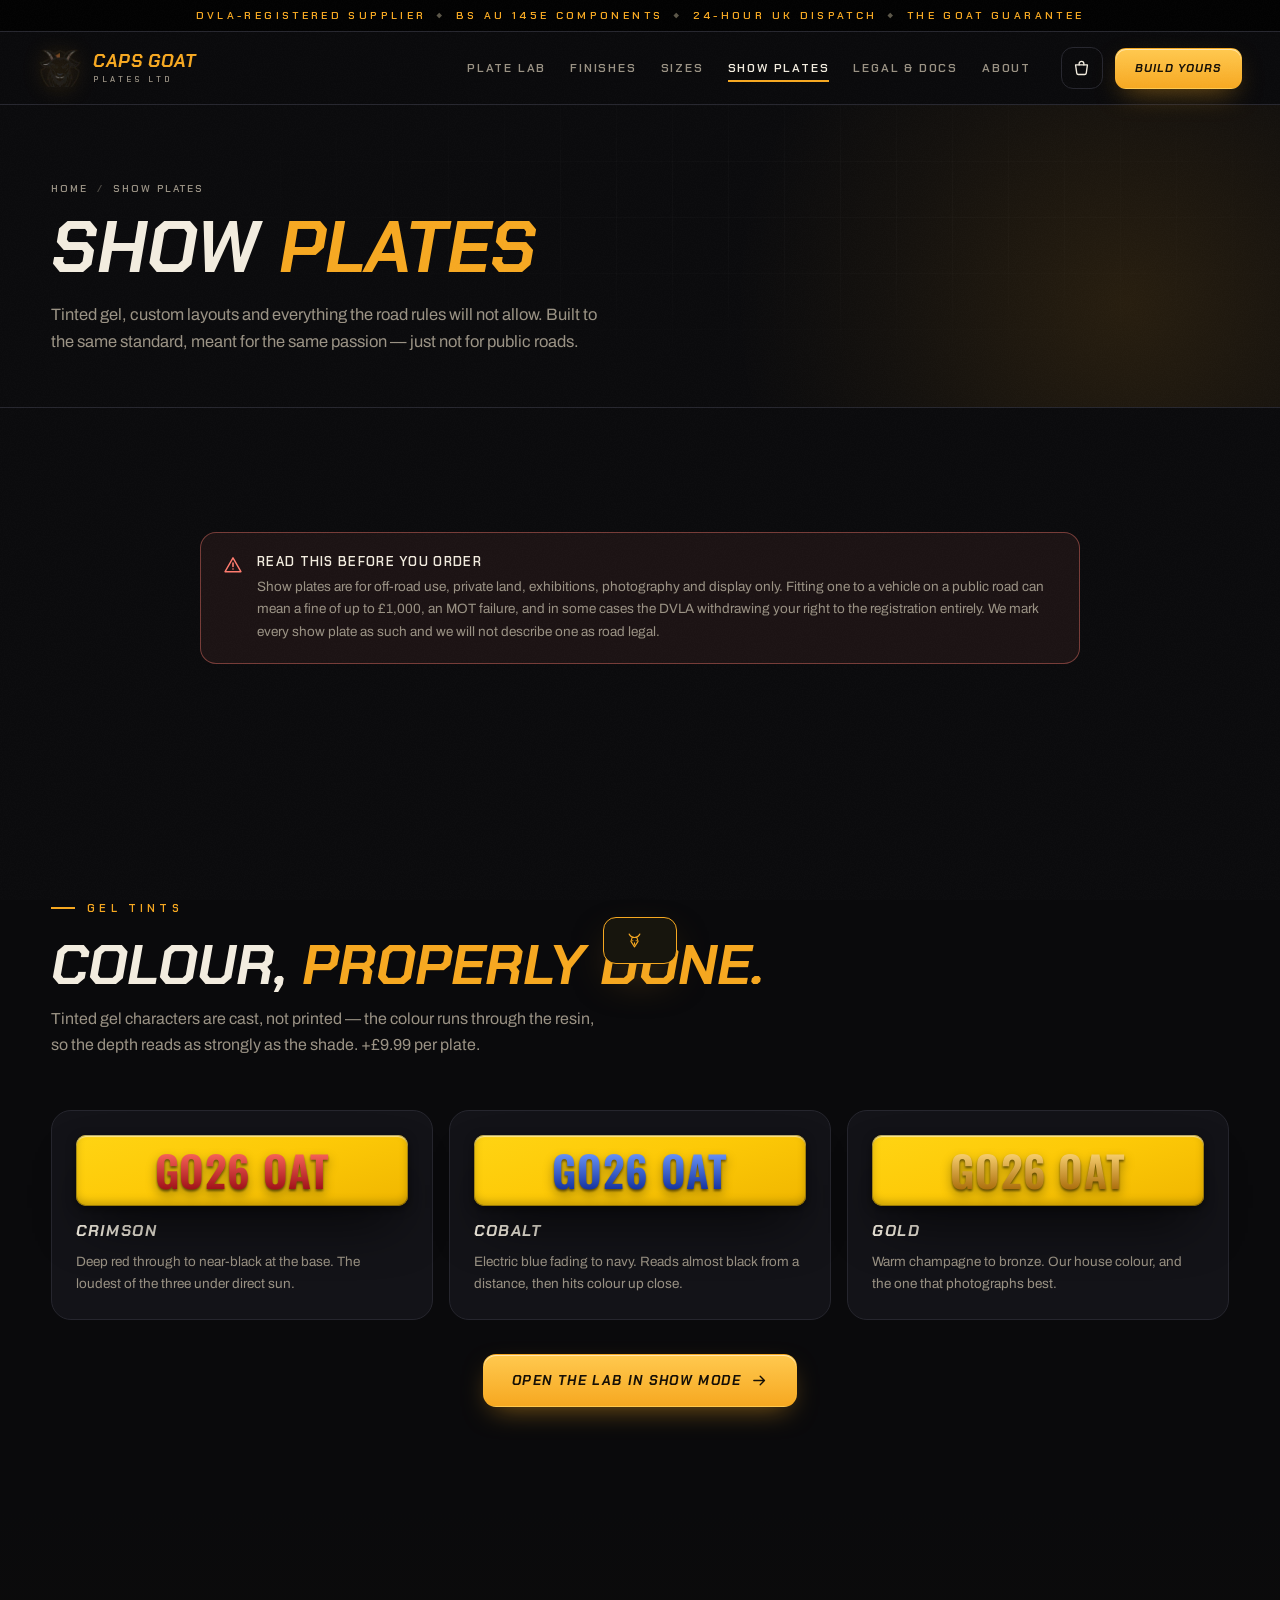
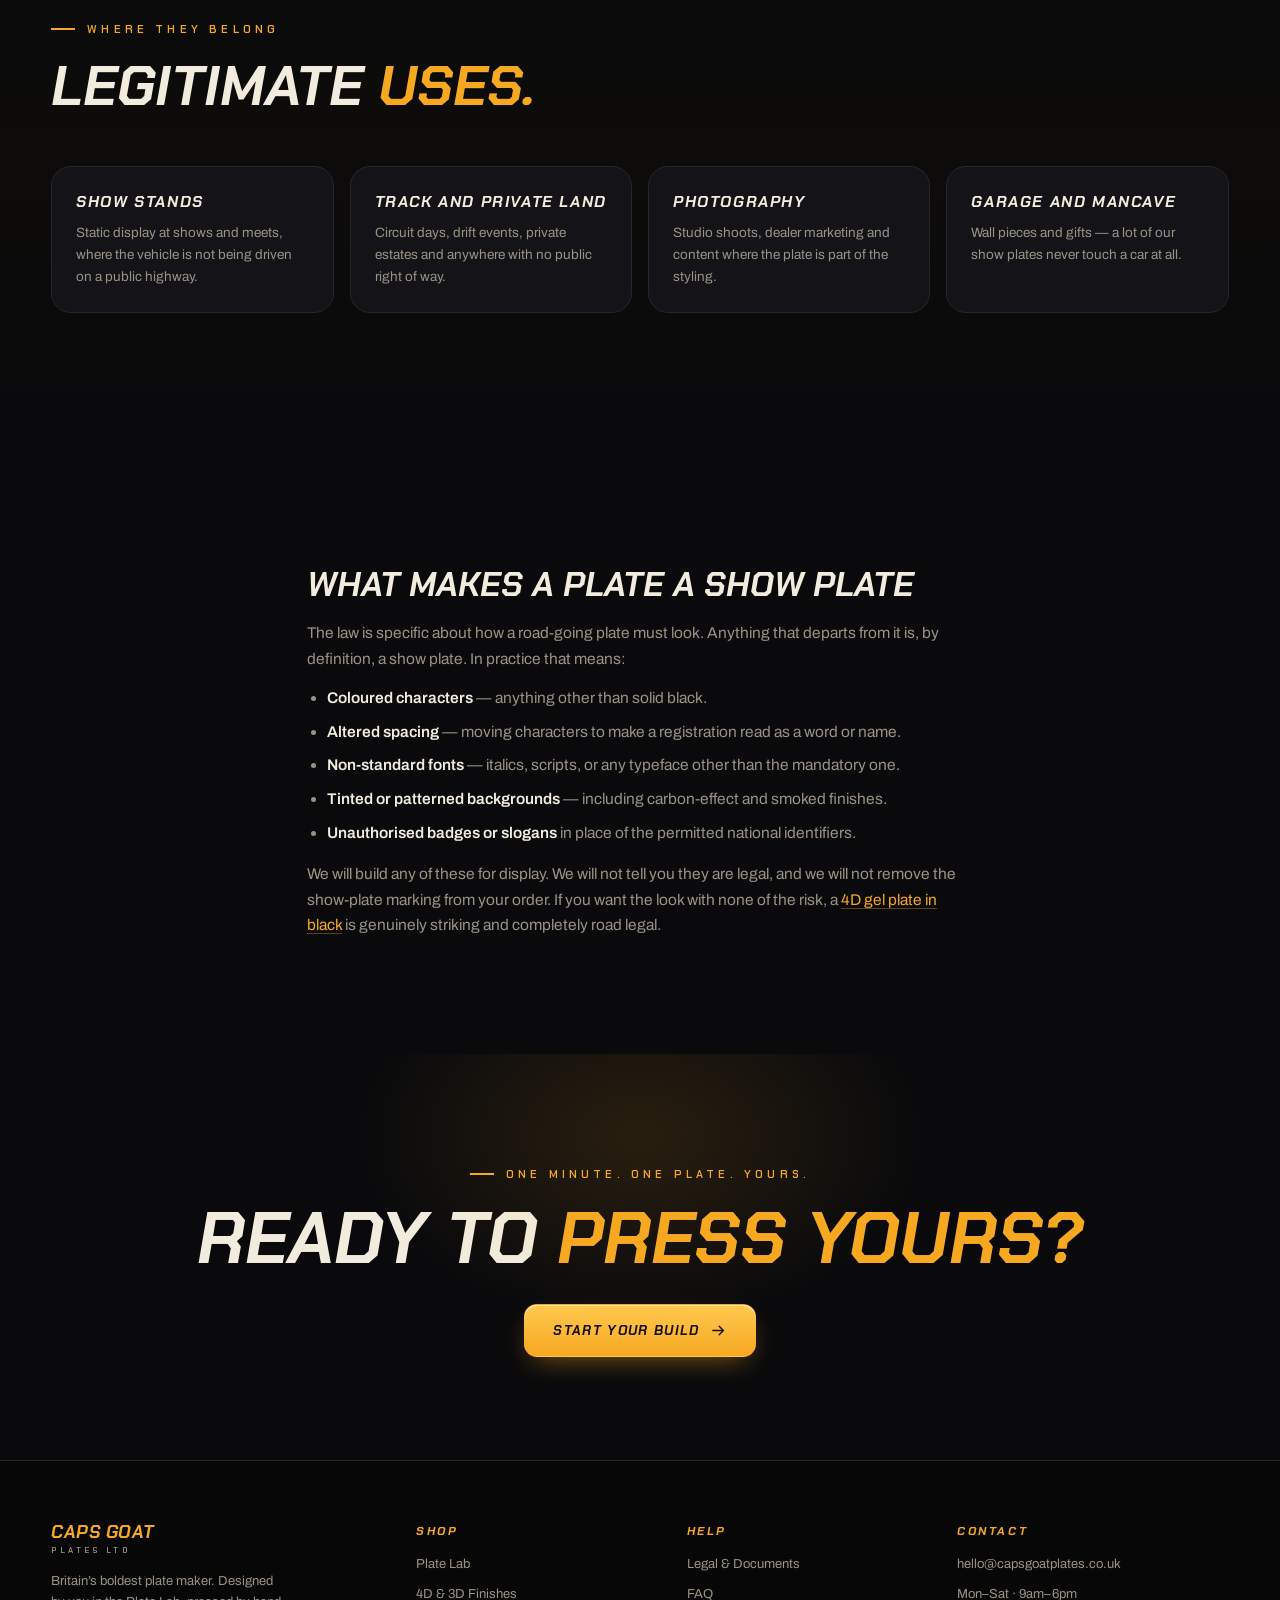
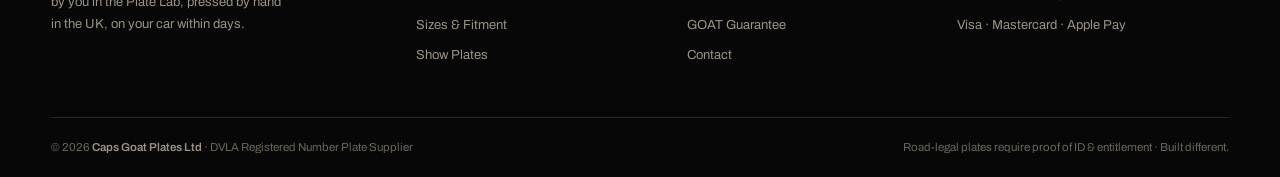
<file: caps-goat-plates-website (1)/show-plates.html>
<!DOCTYPE html>
<html lang="en-GB" class="no-js">
<head>
<meta charset="utf-8">
<meta name="viewport" content="width=device-width,initial-scale=1">
<title>Show Plates UK | Tinted Gel &amp; Custom Number Plates | Caps Goat</title>
<meta name="description" content="Custom show plates with crimson, cobalt and gold gel tints. Off-road, display and exhibition use only - built to order and clearly marked as show plates.">
<link rel="canonical" href="https://capsgoatplates.co.uk/show-plates.html">
<meta name="theme-color" content="#0a0a0c">
<meta name="robots" content="index,follow,max-image-preview:large">
<meta property="og:type" content="website">
<meta property="og:site_name" content="Caps Goat Plates Ltd">
<meta property="og:title" content="Show Plates UK | Tinted Gel &amp; Custom Number Plates | Caps Goat">
<meta property="og:description" content="Custom show plates with crimson, cobalt and gold gel tints. Off-road, display and exhibition use only - built to order and clearly marked as show plates.">
<meta property="og:url" content="https://capsgoatplates.co.uk/show-plates.html">
<meta property="og:image" content="https://capsgoatplates.co.uk/assets/img/og.jpg">
<meta property="og:locale" content="en_GB">
<meta name="twitter:card" content="summary_large_image">
<meta name="twitter:title" content="Show Plates UK | Tinted Gel &amp; Custom Number Plates | Caps Goat">
<meta name="twitter:description" content="Custom show plates with crimson, cobalt and gold gel tints. Off-road, display and exhibition use only - built to order and clearly marked as show plates.">
<meta name="twitter:image" content="https://capsgoatplates.co.uk/assets/img/og.jpg">
<link rel="icon" href="assets/img/favicon-32.png" sizes="32x32">
<link rel="apple-touch-icon" href="assets/img/apple-touch-icon.png">
<link rel="preconnect" href="https://fonts.googleapis.com">
<link rel="preconnect" href="https://fonts.gstatic.com" crossorigin>
<link rel="preload" as="image" href="assets/img/emblem.webp">
<link rel="stylesheet" href="assets/css/main.css?v=2">
<link rel="stylesheet" href="https://fonts.googleapis.com/css2?family=Archivo:ital,wght@0,400;0,600;0,700;1,700&family=Chakra+Petch:ital,wght@0,600;0,700;1,700&family=Oswald:wght@600&display=swap" media="print" onload="this.media='all'">
<noscript><link rel="stylesheet" href="https://fonts.googleapis.com/css2?family=Archivo:ital,wght@0,400;0,600;0,700;1,700&family=Chakra+Petch:ital,wght@0,600;0,700;1,700&family=Oswald:wght@600&display=swap"></noscript>
<script type="application/ld+json">{"@context":"https://schema.org","@type":"BreadcrumbList","itemListElement":[{"@type":"ListItem","position":1,"name":"Home","item":"https://capsgoatplates.co.uk/"},{"@type":"ListItem","position":2,"name":"Show Plates","item":"https://capsgoatplates.co.uk/show-plates.html"}]}</script>
</head>
<body>
<div class="noise" aria-hidden="true"></div>
<a class="skip" href="#main">Skip to content</a>
<div class="topbar">DVLA-Registered Supplier<b>&#9670;</b>BS AU 145e Components<b>&#9670;</b>24-Hour UK Dispatch<b>&#9670;</b>The GOAT Guarantee</div>
<header class="nav">
  <div class="nwrap">
    <a class="brand" href="index.html" aria-label="Caps Goat Plates Ltd home">
      <span class="emblem" role="img" aria-label="Caps Goat Plates emblem"></span>
      <span class="word"><b>CAPS GOAT</b><span>Plates Ltd</span></span>
    </a>
    <nav class="nlinks" aria-label="Primary"><a href="builder.html">Plate Lab</a><a href="finishes.html">Finishes</a><a href="sizes.html">Sizes</a><a href="show-plates.html" aria-current="page">Show Plates</a><a href="legal-requirements.html">Legal &amp; Docs</a><a href="about.html">About</a></nav>
    <div class="nacts">
      <button class="cartbtn" id="cartBtn" aria-label="Open your garage">
        <svg aria-hidden="true"><use href="#i-cart"/></svg><span class="ccount" id="cartCount">0</span>
      </button>
      <a class="btn btn-gold btn-sm" href="builder.html">Build Yours</a>
      <button class="burger" id="burger" aria-label="Menu" aria-expanded="false" aria-controls="mobnav">
        <svg aria-hidden="true"><use href="#i-menu"/></svg>
      </button>
    </div>
  </div>
</header>
<nav class="mob" id="mobnav" aria-label="Mobile"><a href="builder.html">Plate Lab</a><a href="finishes.html">Finishes</a><a href="sizes.html">Sizes</a><a href="show-plates.html" aria-current="page">Show Plates</a><a href="legal-requirements.html">Legal &amp; Docs</a><a href="about.html">About</a><a href="faq.html">FAQ</a><a href="contact.html">Contact</a></nav>
<main id="main">
<section class="phead">
  <div class="hero-glow"></div><div class="hero-grid"></div>
  <div class="wrap">
    <nav class="crumb" aria-label="Breadcrumb"><a href="index.html">Home</a><span>/</span>Show Plates</nav>
    <h1 class="ptitle">Show <i>Plates</i></h1>
    <p class="plead">Tinted gel, custom layouts and everything the road rules will not allow. Built to the same standard, meant for the same passion &mdash; just not for public roads.</p>
  </div>
</section>
<section class="sect">
  <div class="wrap narrow">
    <div class="callout warn" data-rev><svg aria-hidden="true"><use href="#i-warn"/></svg>
      <div><b>Read this before you order</b><p>Show plates are for off-road use, private land, exhibitions, photography and display only. Fitting one to a vehicle on a public road can mean a fine of up to &pound;1,000, an MOT failure, and in some cases the DVLA withdrawing your right to the registration entirely. We mark every show plate as such and we will not describe one as road legal.</p></div></div>
  </div>
</section>

<section class="sect">
  <div class="wrap">
    <div class="shead" data-rev><span class="kick">Gel Tints</span><h2 class="stitle">Colour, <i>Properly Done.</i></h2>
      <p>Tinted gel characters are cast, not printed &mdash; the colour runs through the resin, so the depth reads as strongly as the shade. +&pound;9.99 per plate.</p></div>
    <div class="grid3">
      <div class="card" data-rev><div data-plate='{"reg":"GO26 OAT","style":"g4d","tint":"crimson","legal":false,"face":"rear"}' style="margin-bottom:14px"></div><h3>Crimson</h3><p>Deep red through to near-black at the base. The loudest of the three under direct sun.</p></div>
      <div class="card" data-rev><div data-plate='{"reg":"GO26 OAT","style":"g4d","tint":"cobalt","legal":false,"face":"rear"}' style="margin-bottom:14px"></div><h3>Cobalt</h3><p>Electric blue fading to navy. Reads almost black from a distance, then hits colour up close.</p></div>
      <div class="card" data-rev><div data-plate='{"reg":"GO26 OAT","style":"g4d","tint":"gold","legal":false,"face":"rear"}' style="margin-bottom:14px"></div><h3>Gold</h3><p>Warm champagne to bronze. Our house colour, and the one that photographs best.</p></div>
    </div>
    <div style="text-align:center;margin-top:34px" data-rev>
      <a class="btn btn-gold" href="builder.html?mode=show&amp;style=g4d">Open the Lab in Show Mode <svg aria-hidden="true"><use href="#i-arrow"/></svg></a>
    </div>
  </div>
</section>

<section class="sect alt">
  <div class="wrap">
    <div class="shead" data-rev><span class="kick">Where They Belong</span><h2 class="stitle">Legitimate <i>Uses.</i></h2></div>
    <div class="grid4">
      <div class="card" data-rev><h3>Show stands</h3><p>Static display at shows and meets, where the vehicle is not being driven on a public highway.</p></div>
      <div class="card" data-rev><h3>Track and private land</h3><p>Circuit days, drift events, private estates and anywhere with no public right of way.</p></div>
      <div class="card" data-rev><h3>Photography</h3><p>Studio shoots, dealer marketing and content where the plate is part of the styling.</p></div>
      <div class="card" data-rev><h3>Garage and mancave</h3><p>Wall pieces and gifts &mdash; a lot of our show plates never touch a car at all.</p></div>
    </div>
  </div>
</section>

<section class="sect">
  <div class="wrap narrow prose" data-rev>
    <h2>What makes a plate a show plate</h2>
    <p>The law is specific about how a road-going plate must look. Anything that departs from it is, by definition, a show plate. In practice that means:</p>
    <ul>
      <li><strong>Coloured characters</strong> &mdash; anything other than solid black.</li>
      <li><strong>Altered spacing</strong> &mdash; moving characters to make a registration read as a word or name.</li>
      <li><strong>Non-standard fonts</strong> &mdash; italics, scripts, or any typeface other than the mandatory one.</li>
      <li><strong>Tinted or patterned backgrounds</strong> &mdash; including carbon-effect and smoked finishes.</li>
      <li><strong>Unauthorised badges or slogans</strong> in place of the permitted national identifiers.</li>
    </ul>
    <p>We will build any of these for display. We will not tell you they are legal, and we will not remove the show-plate marking from your order. If you want the look with none of the risk, a <a href="finishes.html">4D gel plate in black</a> is genuinely striking and completely road legal.</p>
  </div>
</section>
<section class="ctaband">
  <div class="wrap" data-rev>
    <span class="kick" style="justify-content:center;display:inline-flex">One minute. One plate. Yours.</span>
    <h2 class="stitle">Ready To <i>Press Yours?</i></h2>
    <a class="btn btn-gold" href="builder.html">Start Your Build <svg aria-hidden="true"><use href="#i-arrow"/></svg></a>
  </div>
</section>
</main>
<footer>
  <div class="wrap">
    <div class="fgrid">
      <div class="fcol fbrand">
        <a class="brand" href="index.html" style="margin-bottom:16px"><span class="emblem"></span><span class="word"><b>CAPS GOAT</b><span>Plates Ltd</span></span></a>
        <p>Britain&rsquo;s boldest plate maker. Designed by you in the Plate Lab, pressed by hand in the UK, on your car within days.</p>
      </div>
      <div class="fcol">
        <h2>Shop</h2>
        <a href="builder.html">Plate Lab</a><a href="finishes.html">4D &amp; 3D Finishes</a>
        <a href="sizes.html">Sizes &amp; Fitment</a><a href="show-plates.html">Show Plates</a>
      </div>
      <div class="fcol">
        <h2>Help</h2>
        <a href="legal-requirements.html">Legal &amp; Documents</a><a href="faq.html">FAQ</a>
        <a href="about.html">GOAT Guarantee</a><a href="contact.html">Contact</a>
      </div>
      <div class="fcol">
        <h2>Contact</h2>
        <p><a href="mailto:hello@capsgoatplates.co.uk">hello@capsgoatplates.co.uk</a></p>
        <p>Mon&ndash;Sat &middot; 9am&ndash;6pm</p>
        <p>Visa &middot; Mastercard &middot; Apple Pay</p>
      </div>
    </div>
    <div class="fbot">
      <span>&copy; 2026 <b>Caps Goat Plates Ltd</b> &middot; DVLA Registered Number Plate Supplier</span>
      <span>Road-legal plates require proof of ID &amp; entitlement &middot; Built different.</span>
    </div>
  </div>
</footer>
<div class="scrim" id="scrim"></div>
<aside class="drawer" id="drawer" aria-label="Your garage">
  <div class="dhead"><h2>Your <i>Garage</i></h2>
    <button class="dclose" id="closeCart" aria-label="Close"><svg aria-hidden="true"><use href="#i-x"/></svg></button></div>
  <div class="ditems" id="cartItems">
    <div class="dempty on" id="dempty">
      <div class="demblem"></div><b>Your garage is empty</b>
      <p>Nothing pressed yet &mdash; the Lab is waiting.</p>
      <a class="btn btn-gold btn-sm" href="builder.html" id="emptyCta">Start building</a>
    </div>
  </div>
  <div class="dfoot" id="dfoot" style="display:none">
    <div class="drow"><span>Subtotal</span><b id="subVal">&pound;0.00</b></div>
    <div class="drow"><span>UK delivery</span><b id="shipVal">FREE</b></div>
    <div class="drow dtot"><span>Total</span><b id="grandVal">&pound;0.00</b></div>
    <button class="btn btn-gold btn-wide" id="checkoutBtn">Press My Order <svg aria-hidden="true"><use href="#i-arrow"/></svg></button>
  </div>
</aside>
<div class="modal" id="modal" role="dialog" aria-modal="true" aria-labelledby="modalT">
  <div class="mcard">
    <div class="mico"><svg aria-hidden="true"><use href="#i-check"/></svg></div>
    <h2 id="modalT">Ready To Press.</h2>
    <p id="modalSum"></p>
    <p>Checkout is not connected yet. Wire this button to your payment provider and the document-upload step when you&rsquo;re ready to trade.</p>
    <button class="btn btn-gold" id="modalClose">Back to the Lab</button>
  </div>
</div>
<div class="toast" id="toast"><svg aria-hidden="true"><use href="#i-goat"/></svg><span id="toastMsg"></span></div>
<svg width="0" height="0" style="position:absolute" aria-hidden="true" focusable="false"><defs>
<symbol id="f-uk" viewBox="0 0 60 36"><rect width="60" height="36" fill="#012169"/><path d="M0 0L60 36M60 0L0 36" stroke="#fff" stroke-width="7"/><path d="M0 0L60 36M60 0L0 36" stroke="#C8102E" stroke-width="3"/><rect x="24" width="12" height="36" fill="#fff"/><rect y="12" width="60" height="12" fill="#fff"/><rect x="26.5" width="7" height="36" fill="#C8102E"/><rect y="14.5" width="60" height="7" fill="#C8102E"/></symbol>
<symbol id="f-eng" viewBox="0 0 60 36"><rect width="60" height="36" fill="#fff"/><rect x="26" width="8" height="36" fill="#C8102E"/><rect y="14" width="60" height="8" fill="#C8102E"/></symbol>
<symbol id="f-sco" viewBox="0 0 60 36"><rect width="60" height="36" fill="#005EB8"/><path d="M0 0L60 36M60 0L0 36" stroke="#fff" stroke-width="7"/></symbol>
<symbol id="f-wal" viewBox="0 0 60 36"><rect width="60" height="18" fill="#fff"/><rect y="18" width="60" height="18" fill="#00AB39"/><path fill="#D30731" d="M13 25c3-6 9-9.5 15-9.5 4 0 6.5-2 7.5-4.5 0 3-1 5-3 6.5 5 0 9.5 2 11.5 6-3-2-6.5-3-9.5-2 2 1 3 3 3 5-2-3-5-4-8-4l-4.5 1c-3 1-6.5 0-8.5-2 0 2 1 3.5 2 4.5-3 0-5-.5-5.5-1z"/></symbol>
<symbol id="i-cart" viewBox="0 0 24 24"><path d="M4.5 7.5h15l-1.5 10.4a2 2 0 0 1-2 1.7H8a2 2 0 0 1-2-1.7L4.5 7.5Z" fill="none" stroke="currentColor" stroke-width="1.7" stroke-linejoin="round"/><path d="M9 7.5V6a3 3 0 0 1 6 0v1.5" fill="none" stroke="currentColor" stroke-width="1.7" stroke-linecap="round"/></symbol>
<symbol id="i-goat" viewBox="0 0 24 24"><path d="M4.5 3c1.6 3.2 3.7 4.7 7.5 4.7S17.9 6.2 19.5 3M8.4 8.6 7 13.2l5 7.8 5-7.8-1.4-4.6M9.6 12.2h.01M14.4 12.2h.01M12 15.2v2.2" fill="none" stroke="currentColor" stroke-width="1.6" stroke-linecap="round" stroke-linejoin="round"/></symbol>
<symbol id="i-star" viewBox="0 0 24 24"><path d="M12 2.8 14.9 9l6.5.7-4.9 4.3 1.4 6.4L12 17.1l-5.9 3.3 1.4-6.4L2.6 9.7 9.1 9Z"/></symbol>
<symbol id="i-lock" viewBox="0 0 24 24"><rect x="5.5" y="10.5" width="13" height="9.5" rx="2" fill="none" stroke="currentColor" stroke-width="1.8"/><path d="M8.5 10.5V7.5a3.5 3.5 0 0 1 7 0v3" fill="none" stroke="currentColor" stroke-width="1.8"/></symbol>
<symbol id="i-shield" viewBox="0 0 24 24"><path d="M12 2.6 20 5.2v5.8c0 5-3.2 8.6-8 10.4-4.8-1.8-8-5.4-8-10.4V5.2Z" fill="none" stroke="currentColor" stroke-width="1.7" stroke-linejoin="round"/><path d="m8.6 11.7 2.4 2.4 4.6-4.8" fill="none" stroke="currentColor" stroke-width="1.7" stroke-linecap="round" stroke-linejoin="round"/></symbol>
<symbol id="i-bolt" viewBox="0 0 24 24"><path d="M13 2.5 4.5 14H10l-1 7.5L17.5 10H12z" fill="none" stroke="currentColor" stroke-width="1.7" stroke-linejoin="round"/></symbol>
<symbol id="i-layers" viewBox="0 0 24 24"><path d="M12 3.2l8.5 4.6L12 12.4 3.5 7.8Z" fill="none" stroke="currentColor" stroke-width="1.7" stroke-linejoin="round"/><path d="M3.5 12.4 12 17l8.5-4.6M3.5 16.6 12 21.2l8.5-4.6" fill="none" stroke="currentColor" stroke-width="1.7" stroke-linejoin="round"/></symbol>
<symbol id="i-medal" viewBox="0 0 24 24"><circle cx="12" cy="14.5" r="5.7" fill="none" stroke="currentColor" stroke-width="1.7"/><path d="M9 9.3 6.4 3M15 9.3 17.6 3M6.4 3h4.2M17.6 3h-4.2" fill="none" stroke="currentColor" stroke-width="1.7" stroke-linecap="round"/></symbol>
<symbol id="i-x" viewBox="0 0 24 24"><path d="M6 6l12 12M18 6 6 18" stroke="currentColor" stroke-width="1.9" stroke-linecap="round"/></symbol>
<symbol id="i-plus" viewBox="0 0 24 24"><path d="M12 5v14M5 12h14" stroke="currentColor" stroke-width="1.9" stroke-linecap="round" fill="none"/></symbol>
<symbol id="i-arrow" viewBox="0 0 24 24"><path d="M4 12h15m-6-6 6 6-6 6" fill="none" stroke="currentColor" stroke-width="1.9" stroke-linecap="round" stroke-linejoin="round"/></symbol>
<symbol id="i-check" viewBox="0 0 24 24"><path d="m4.5 12.6 5 5 10-11.2" fill="none" stroke="currentColor" stroke-width="2.1" stroke-linecap="round" stroke-linejoin="round"/></symbol>
<symbol id="i-slash" viewBox="0 0 24 24"><circle cx="12" cy="12" r="8.5" fill="none" stroke="currentColor" stroke-width="1.7"/><path d="M6.5 17.5 17.5 6.5" stroke="currentColor" stroke-width="1.7" stroke-linecap="round"/></symbol>
<symbol id="i-menu" viewBox="0 0 24 24"><path d="M4 7h16M4 12h16M4 17h16" stroke="currentColor" stroke-width="1.9" stroke-linecap="round"/></symbol>
<symbol id="i-doc" viewBox="0 0 24 24"><path d="M6 2.8h7.5L19 8.4V21a1 1 0 0 1-1 1H6a1 1 0 0 1-1-1V3.8a1 1 0 0 1 1-1Z" fill="none" stroke="currentColor" stroke-width="1.7" stroke-linejoin="round"/><path d="M13.2 3v5.5H19M8.5 13h7M8.5 17h5" fill="none" stroke="currentColor" stroke-width="1.7" stroke-linecap="round"/></symbol>
<symbol id="i-warn" viewBox="0 0 24 24"><path d="M12 3.4 21.5 20H2.5Z" fill="none" stroke="currentColor" stroke-width="1.7" stroke-linejoin="round"/><path d="M12 9.5v4.2M12 16.8h.01" stroke="currentColor" stroke-width="1.9" stroke-linecap="round"/></symbol>
<symbol id="i-ruler" viewBox="0 0 24 24"><rect x="2.5" y="8" width="19" height="8" rx="1.4" fill="none" stroke="currentColor" stroke-width="1.7"/><path d="M7 8v3.4M11 8v4.6M15 8v3.4M19 8v4.6" stroke="currentColor" stroke-width="1.6" stroke-linecap="round"/></symbol>
<symbol id="i-mail" viewBox="0 0 24 24"><rect x="2.8" y="5" width="18.4" height="14" rx="2" fill="none" stroke="currentColor" stroke-width="1.7"/><path d="m3.5 6.5 8.5 6.4 8.5-6.4" fill="none" stroke="currentColor" stroke-width="1.7" stroke-linecap="round"/></symbol>
</defs></svg>
<script src="assets/js/site.js?v=2" defer></script>
</body>
</html>
</file>
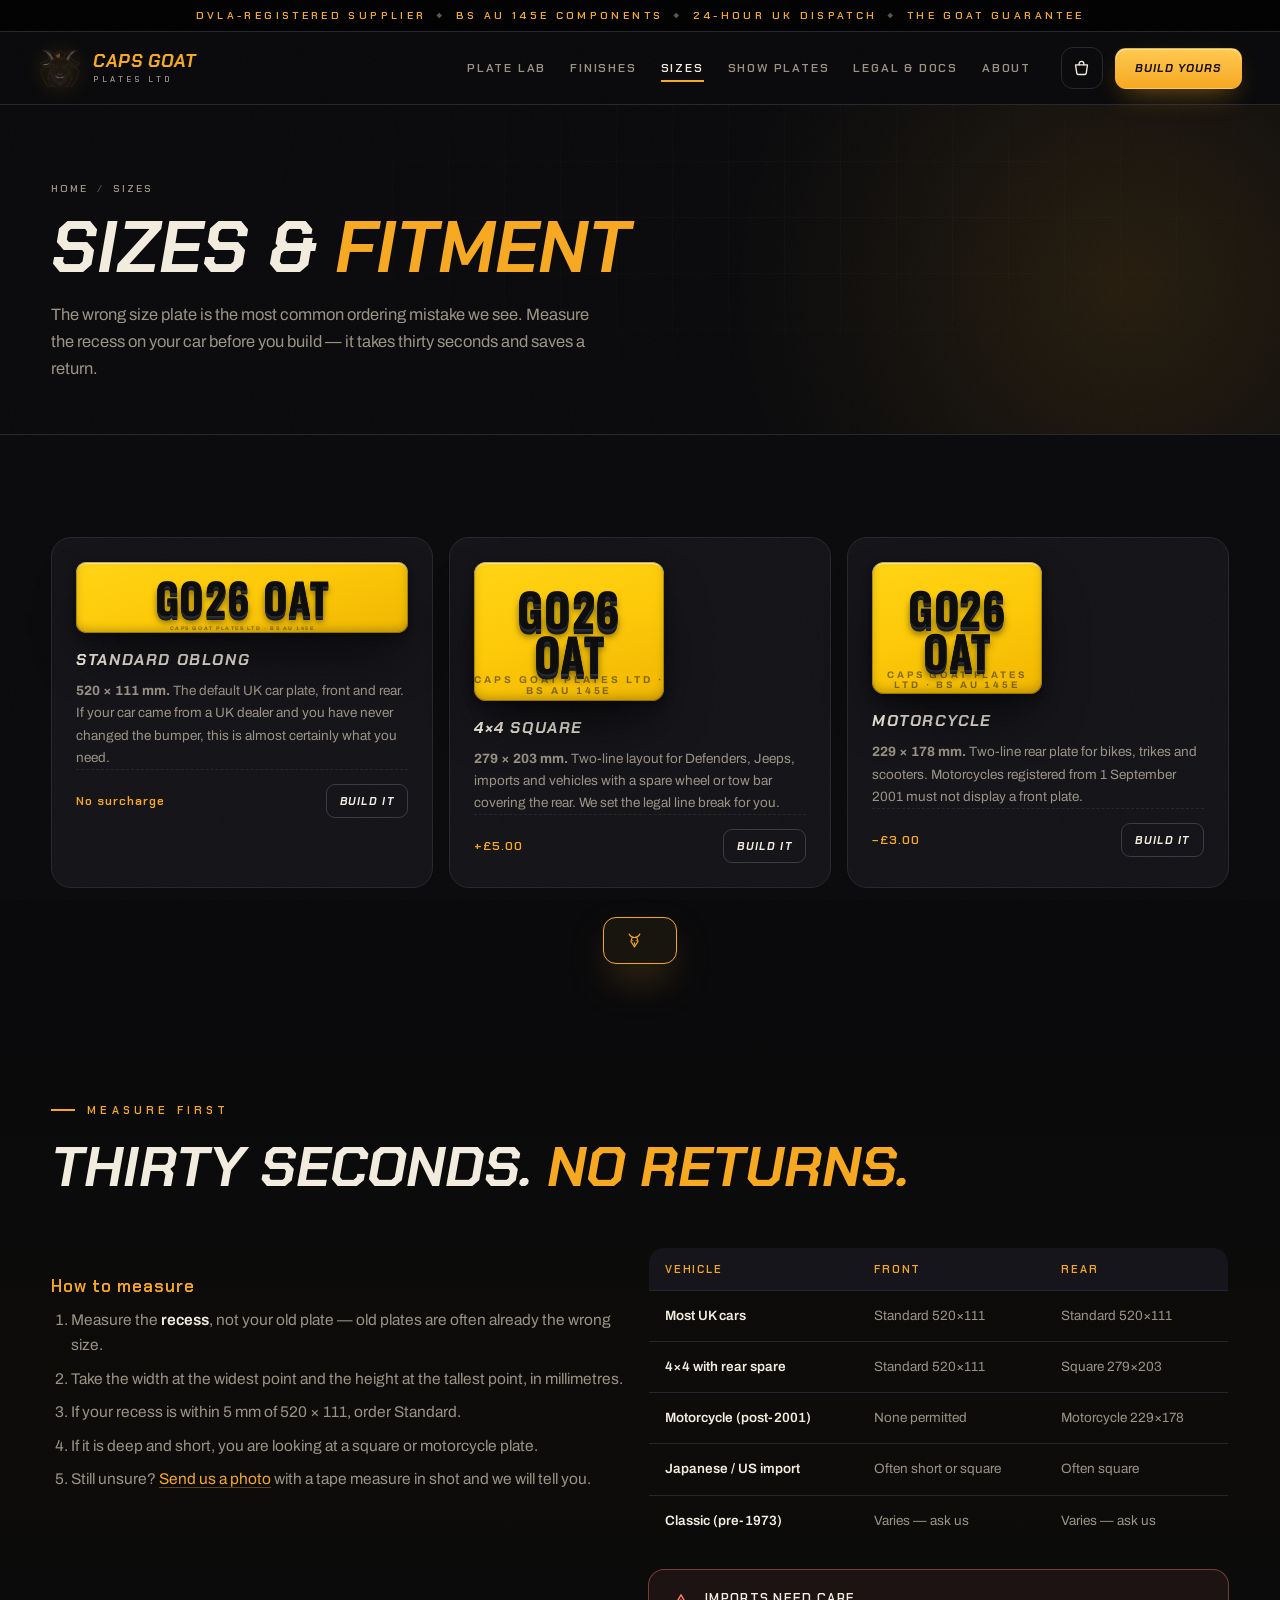
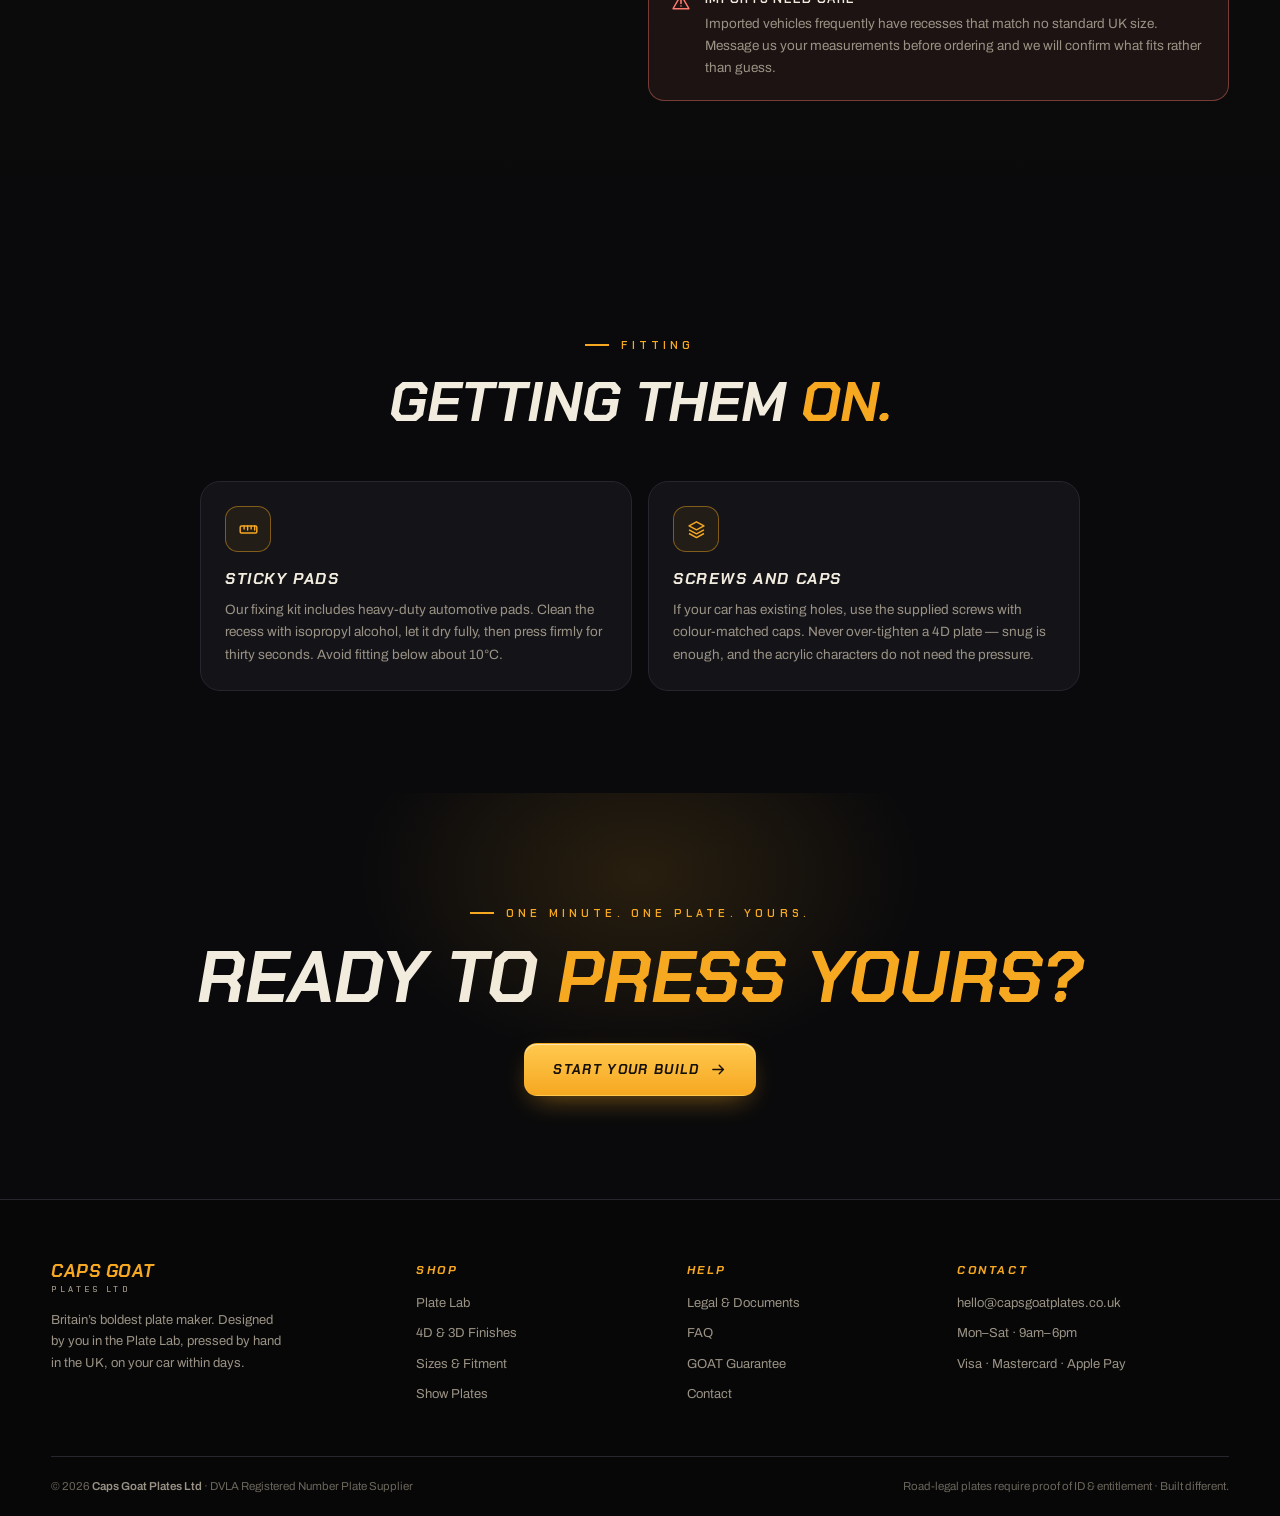
<file: caps-goat-plates-website (1)/sizes.html>
<!DOCTYPE html>
<html lang="en-GB" class="no-js">
<head>
<meta charset="utf-8">
<meta name="viewport" content="width=device-width,initial-scale=1">
<title>Number Plate Sizes UK | Standard, 4&times;4 Square &amp; Motorcycle | Caps Goat</title>
<meta name="description" content="UK number plate sizes explained: standard 520x111mm, 4x4 square 279x203mm and motorcycle 229x178mm. How to measure your recess and which fits your vehicle.">
<link rel="canonical" href="https://capsgoatplates.co.uk/sizes.html">
<meta name="theme-color" content="#0a0a0c">
<meta name="robots" content="index,follow,max-image-preview:large">
<meta property="og:type" content="website">
<meta property="og:site_name" content="Caps Goat Plates Ltd">
<meta property="og:title" content="Number Plate Sizes UK | Standard, 4&times;4 Square &amp; Motorcycle | Caps Goat">
<meta property="og:description" content="UK number plate sizes explained: standard 520x111mm, 4x4 square 279x203mm and motorcycle 229x178mm. How to measure your recess and which fits your vehicle.">
<meta property="og:url" content="https://capsgoatplates.co.uk/sizes.html">
<meta property="og:image" content="https://capsgoatplates.co.uk/assets/img/og.jpg">
<meta property="og:locale" content="en_GB">
<meta name="twitter:card" content="summary_large_image">
<meta name="twitter:title" content="Number Plate Sizes UK | Standard, 4&times;4 Square &amp; Motorcycle | Caps Goat">
<meta name="twitter:description" content="UK number plate sizes explained: standard 520x111mm, 4x4 square 279x203mm and motorcycle 229x178mm. How to measure your recess and which fits your vehicle.">
<meta name="twitter:image" content="https://capsgoatplates.co.uk/assets/img/og.jpg">
<link rel="icon" href="assets/img/favicon-32.png" sizes="32x32">
<link rel="apple-touch-icon" href="assets/img/apple-touch-icon.png">
<link rel="preconnect" href="https://fonts.googleapis.com">
<link rel="preconnect" href="https://fonts.gstatic.com" crossorigin>
<link rel="preload" as="image" href="assets/img/emblem.webp">
<link rel="stylesheet" href="assets/css/main.css?v=2">
<link rel="stylesheet" href="https://fonts.googleapis.com/css2?family=Archivo:ital,wght@0,400;0,600;0,700;1,700&family=Chakra+Petch:ital,wght@0,600;0,700;1,700&family=Oswald:wght@600&display=swap" media="print" onload="this.media='all'">
<noscript><link rel="stylesheet" href="https://fonts.googleapis.com/css2?family=Archivo:ital,wght@0,400;0,600;0,700;1,700&family=Chakra+Petch:ital,wght@0,600;0,700;1,700&family=Oswald:wght@600&display=swap"></noscript>
<script type="application/ld+json">{"@context":"https://schema.org","@type":"BreadcrumbList","itemListElement":[{"@type":"ListItem","position":1,"name":"Home","item":"https://capsgoatplates.co.uk/"},{"@type":"ListItem","position":2,"name":"Sizes","item":"https://capsgoatplates.co.uk/sizes.html"}]}</script>
</head>
<body>
<div class="noise" aria-hidden="true"></div>
<a class="skip" href="#main">Skip to content</a>
<div class="topbar">DVLA-Registered Supplier<b>&#9670;</b>BS AU 145e Components<b>&#9670;</b>24-Hour UK Dispatch<b>&#9670;</b>The GOAT Guarantee</div>
<header class="nav">
  <div class="nwrap">
    <a class="brand" href="index.html" aria-label="Caps Goat Plates Ltd home">
      <span class="emblem" role="img" aria-label="Caps Goat Plates emblem"></span>
      <span class="word"><b>CAPS GOAT</b><span>Plates Ltd</span></span>
    </a>
    <nav class="nlinks" aria-label="Primary"><a href="builder.html">Plate Lab</a><a href="finishes.html">Finishes</a><a href="sizes.html" aria-current="page">Sizes</a><a href="show-plates.html">Show Plates</a><a href="legal-requirements.html">Legal &amp; Docs</a><a href="about.html">About</a></nav>
    <div class="nacts">
      <button class="cartbtn" id="cartBtn" aria-label="Open your garage">
        <svg aria-hidden="true"><use href="#i-cart"/></svg><span class="ccount" id="cartCount">0</span>
      </button>
      <a class="btn btn-gold btn-sm" href="builder.html">Build Yours</a>
      <button class="burger" id="burger" aria-label="Menu" aria-expanded="false" aria-controls="mobnav">
        <svg aria-hidden="true"><use href="#i-menu"/></svg>
      </button>
    </div>
  </div>
</header>
<nav class="mob" id="mobnav" aria-label="Mobile"><a href="builder.html">Plate Lab</a><a href="finishes.html">Finishes</a><a href="sizes.html" aria-current="page">Sizes</a><a href="show-plates.html">Show Plates</a><a href="legal-requirements.html">Legal &amp; Docs</a><a href="about.html">About</a><a href="faq.html">FAQ</a><a href="contact.html">Contact</a></nav>
<main id="main">
<section class="phead">
  <div class="hero-glow"></div><div class="hero-grid"></div>
  <div class="wrap">
    <nav class="crumb" aria-label="Breadcrumb"><a href="index.html">Home</a><span>/</span>Sizes</nav>
    <h1 class="ptitle">Sizes &amp; <i>Fitment</i></h1>
    <p class="plead">The wrong size plate is the most common ordering mistake we see. Measure the recess on your car before you build &mdash; it takes thirty seconds and saves a return.</p>
  </div>
</section>
<section class="sect">
  <div class="wrap">
    <div class="grid3">
      <div class="card" data-rev>
        <div data-plate='{"reg":"GO26 OAT","size":"std","style":"l4d","face":"rear"}' style="margin-bottom:16px"></div>
        <h3>Standard Oblong</h3><p><strong>520 &times; 111 mm.</strong> The default UK car plate, front and rear. If your car came from a UK dealer and you have never changed the bumper, this is almost certainly what you need.</p>
        <div class="finfoot"><b>No surcharge</b><a class="go" href="builder.html?size=std">Build it</a></div></div>
      <div class="card" data-rev>
        <div data-plate='{"reg":"GO26 OAT","size":"sq","style":"l4d","face":"rear"}' style="margin-bottom:16px;max-width:190px"></div>
        <h3>4&times;4 Square</h3><p><strong>279 &times; 203 mm.</strong> Two-line layout for Defenders, Jeeps, imports and vehicles with a spare wheel or tow bar covering the rear. We set the legal line break for you.</p>
        <div class="finfoot"><b>+&pound;5.00</b><a class="go" href="builder.html?size=sq">Build it</a></div></div>
      <div class="card" data-rev>
        <div data-plate='{"reg":"GO26 OAT","size":"moto","style":"l4d","face":"rear"}' style="margin-bottom:16px;max-width:170px"></div>
        <h3>Motorcycle</h3><p><strong>229 &times; 178 mm.</strong> Two-line rear plate for bikes, trikes and scooters. Motorcycles registered from 1 September 2001 must not display a front plate.</p>
        <div class="finfoot"><b>&minus;&pound;3.00</b><a class="go" href="builder.html?size=moto">Build it</a></div></div>
    </div>
  </div>
</section>

<section class="sect alt">
  <div class="wrap">
    <div class="shead" data-rev><span class="kick">Measure First</span><h2 class="stitle">Thirty Seconds. <i>No Returns.</i></h2></div>
    <div class="grid2">
      <div data-rev>
        <div class="prose">
          <h3>How to measure</h3>
          <ol>
            <li>Measure the <strong>recess</strong>, not your old plate &mdash; old plates are often already the wrong size.</li>
            <li>Take the width at the widest point and the height at the tallest point, in millimetres.</li>
            <li>If your recess is within 5&nbsp;mm of 520 &times; 111, order Standard.</li>
            <li>If it is deep and short, you are looking at a square or motorcycle plate.</li>
            <li>Still unsure? <a href="contact.html">Send us a photo</a> with a tape measure in shot and we will tell you.</li>
          </ol>
        </div>
      </div>
      <div data-rev>
        <div class="tscroll">
          <table class="ctable">
            <thead><tr><th scope="col">Vehicle</th><th scope="col">Front</th><th scope="col">Rear</th></tr></thead>
            <tbody>
              <tr><td>Most UK cars</td><td>Standard 520&times;111</td><td>Standard 520&times;111</td></tr>
              <tr><td>4&times;4 with rear spare</td><td>Standard 520&times;111</td><td>Square 279&times;203</td></tr>
              <tr><td>Motorcycle (post-2001)</td><td>None permitted</td><td>Motorcycle 229&times;178</td></tr>
              <tr><td>Japanese / US import</td><td>Often short or square</td><td>Often square</td></tr>
              <tr><td>Classic (pre-1973)</td><td>Varies &mdash; ask us</td><td>Varies &mdash; ask us</td></tr>
            </tbody>
          </table>
        </div>
        <div class="callout warn" style="margin-top:22px"><svg aria-hidden="true"><use href="#i-warn"/></svg>
          <div><b>Imports need care</b><p>Imported vehicles frequently have recesses that match no standard UK size. Message us your measurements before ordering and we will confirm what fits rather than guess.</p></div></div>
      </div>
    </div>
  </div>
</section>

<section class="sect">
  <div class="wrap narrow">
    <div class="shead mid" data-rev><span class="kick">Fitting</span><h2 class="stitle">Getting Them <i>On.</i></h2></div>
    <div class="grid2">
      <div class="card" data-rev><span class="fico"><svg aria-hidden="true"><use href="#i-ruler"/></svg></span>
        <h3>Sticky pads</h3><p>Our fixing kit includes heavy-duty automotive pads. Clean the recess with isopropyl alcohol, let it dry fully, then press firmly for thirty seconds. Avoid fitting below about 10&deg;C.</p></div>
      <div class="card" data-rev><span class="fico"><svg aria-hidden="true"><use href="#i-layers"/></svg></span>
        <h3>Screws and caps</h3><p>If your car has existing holes, use the supplied screws with colour-matched caps. Never over-tighten a 4D plate &mdash; snug is enough, and the acrylic characters do not need the pressure.</p></div>
    </div>
  </div>
</section>
<section class="ctaband">
  <div class="wrap" data-rev>
    <span class="kick" style="justify-content:center;display:inline-flex">One minute. One plate. Yours.</span>
    <h2 class="stitle">Ready To <i>Press Yours?</i></h2>
    <a class="btn btn-gold" href="builder.html">Start Your Build <svg aria-hidden="true"><use href="#i-arrow"/></svg></a>
  </div>
</section>
</main>
<footer>
  <div class="wrap">
    <div class="fgrid">
      <div class="fcol fbrand">
        <a class="brand" href="index.html" style="margin-bottom:16px"><span class="emblem"></span><span class="word"><b>CAPS GOAT</b><span>Plates Ltd</span></span></a>
        <p>Britain&rsquo;s boldest plate maker. Designed by you in the Plate Lab, pressed by hand in the UK, on your car within days.</p>
      </div>
      <div class="fcol">
        <h2>Shop</h2>
        <a href="builder.html">Plate Lab</a><a href="finishes.html">4D &amp; 3D Finishes</a>
        <a href="sizes.html">Sizes &amp; Fitment</a><a href="show-plates.html">Show Plates</a>
      </div>
      <div class="fcol">
        <h2>Help</h2>
        <a href="legal-requirements.html">Legal &amp; Documents</a><a href="faq.html">FAQ</a>
        <a href="about.html">GOAT Guarantee</a><a href="contact.html">Contact</a>
      </div>
      <div class="fcol">
        <h2>Contact</h2>
        <p><a href="mailto:hello@capsgoatplates.co.uk">hello@capsgoatplates.co.uk</a></p>
        <p>Mon&ndash;Sat &middot; 9am&ndash;6pm</p>
        <p>Visa &middot; Mastercard &middot; Apple Pay</p>
      </div>
    </div>
    <div class="fbot">
      <span>&copy; 2026 <b>Caps Goat Plates Ltd</b> &middot; DVLA Registered Number Plate Supplier</span>
      <span>Road-legal plates require proof of ID &amp; entitlement &middot; Built different.</span>
    </div>
  </div>
</footer>
<div class="scrim" id="scrim"></div>
<aside class="drawer" id="drawer" aria-label="Your garage">
  <div class="dhead"><h2>Your <i>Garage</i></h2>
    <button class="dclose" id="closeCart" aria-label="Close"><svg aria-hidden="true"><use href="#i-x"/></svg></button></div>
  <div class="ditems" id="cartItems">
    <div class="dempty on" id="dempty">
      <div class="demblem"></div><b>Your garage is empty</b>
      <p>Nothing pressed yet &mdash; the Lab is waiting.</p>
      <a class="btn btn-gold btn-sm" href="builder.html" id="emptyCta">Start building</a>
    </div>
  </div>
  <div class="dfoot" id="dfoot" style="display:none">
    <div class="drow"><span>Subtotal</span><b id="subVal">&pound;0.00</b></div>
    <div class="drow"><span>UK delivery</span><b id="shipVal">FREE</b></div>
    <div class="drow dtot"><span>Total</span><b id="grandVal">&pound;0.00</b></div>
    <button class="btn btn-gold btn-wide" id="checkoutBtn">Press My Order <svg aria-hidden="true"><use href="#i-arrow"/></svg></button>
  </div>
</aside>
<div class="modal" id="modal" role="dialog" aria-modal="true" aria-labelledby="modalT">
  <div class="mcard">
    <div class="mico"><svg aria-hidden="true"><use href="#i-check"/></svg></div>
    <h2 id="modalT">Ready To Press.</h2>
    <p id="modalSum"></p>
    <p>Checkout is not connected yet. Wire this button to your payment provider and the document-upload step when you&rsquo;re ready to trade.</p>
    <button class="btn btn-gold" id="modalClose">Back to the Lab</button>
  </div>
</div>
<div class="toast" id="toast"><svg aria-hidden="true"><use href="#i-goat"/></svg><span id="toastMsg"></span></div>
<svg width="0" height="0" style="position:absolute" aria-hidden="true" focusable="false"><defs>
<symbol id="f-uk" viewBox="0 0 60 36"><rect width="60" height="36" fill="#012169"/><path d="M0 0L60 36M60 0L0 36" stroke="#fff" stroke-width="7"/><path d="M0 0L60 36M60 0L0 36" stroke="#C8102E" stroke-width="3"/><rect x="24" width="12" height="36" fill="#fff"/><rect y="12" width="60" height="12" fill="#fff"/><rect x="26.5" width="7" height="36" fill="#C8102E"/><rect y="14.5" width="60" height="7" fill="#C8102E"/></symbol>
<symbol id="f-eng" viewBox="0 0 60 36"><rect width="60" height="36" fill="#fff"/><rect x="26" width="8" height="36" fill="#C8102E"/><rect y="14" width="60" height="8" fill="#C8102E"/></symbol>
<symbol id="f-sco" viewBox="0 0 60 36"><rect width="60" height="36" fill="#005EB8"/><path d="M0 0L60 36M60 0L0 36" stroke="#fff" stroke-width="7"/></symbol>
<symbol id="f-wal" viewBox="0 0 60 36"><rect width="60" height="18" fill="#fff"/><rect y="18" width="60" height="18" fill="#00AB39"/><path fill="#D30731" d="M13 25c3-6 9-9.5 15-9.5 4 0 6.5-2 7.5-4.5 0 3-1 5-3 6.5 5 0 9.5 2 11.5 6-3-2-6.5-3-9.5-2 2 1 3 3 3 5-2-3-5-4-8-4l-4.5 1c-3 1-6.5 0-8.5-2 0 2 1 3.5 2 4.5-3 0-5-.5-5.5-1z"/></symbol>
<symbol id="i-cart" viewBox="0 0 24 24"><path d="M4.5 7.5h15l-1.5 10.4a2 2 0 0 1-2 1.7H8a2 2 0 0 1-2-1.7L4.5 7.5Z" fill="none" stroke="currentColor" stroke-width="1.7" stroke-linejoin="round"/><path d="M9 7.5V6a3 3 0 0 1 6 0v1.5" fill="none" stroke="currentColor" stroke-width="1.7" stroke-linecap="round"/></symbol>
<symbol id="i-goat" viewBox="0 0 24 24"><path d="M4.5 3c1.6 3.2 3.7 4.7 7.5 4.7S17.9 6.2 19.5 3M8.4 8.6 7 13.2l5 7.8 5-7.8-1.4-4.6M9.6 12.2h.01M14.4 12.2h.01M12 15.2v2.2" fill="none" stroke="currentColor" stroke-width="1.6" stroke-linecap="round" stroke-linejoin="round"/></symbol>
<symbol id="i-star" viewBox="0 0 24 24"><path d="M12 2.8 14.9 9l6.5.7-4.9 4.3 1.4 6.4L12 17.1l-5.9 3.3 1.4-6.4L2.6 9.7 9.1 9Z"/></symbol>
<symbol id="i-lock" viewBox="0 0 24 24"><rect x="5.5" y="10.5" width="13" height="9.5" rx="2" fill="none" stroke="currentColor" stroke-width="1.8"/><path d="M8.5 10.5V7.5a3.5 3.5 0 0 1 7 0v3" fill="none" stroke="currentColor" stroke-width="1.8"/></symbol>
<symbol id="i-shield" viewBox="0 0 24 24"><path d="M12 2.6 20 5.2v5.8c0 5-3.2 8.6-8 10.4-4.8-1.8-8-5.4-8-10.4V5.2Z" fill="none" stroke="currentColor" stroke-width="1.7" stroke-linejoin="round"/><path d="m8.6 11.7 2.4 2.4 4.6-4.8" fill="none" stroke="currentColor" stroke-width="1.7" stroke-linecap="round" stroke-linejoin="round"/></symbol>
<symbol id="i-bolt" viewBox="0 0 24 24"><path d="M13 2.5 4.5 14H10l-1 7.5L17.5 10H12z" fill="none" stroke="currentColor" stroke-width="1.7" stroke-linejoin="round"/></symbol>
<symbol id="i-layers" viewBox="0 0 24 24"><path d="M12 3.2l8.5 4.6L12 12.4 3.5 7.8Z" fill="none" stroke="currentColor" stroke-width="1.7" stroke-linejoin="round"/><path d="M3.5 12.4 12 17l8.5-4.6M3.5 16.6 12 21.2l8.5-4.6" fill="none" stroke="currentColor" stroke-width="1.7" stroke-linejoin="round"/></symbol>
<symbol id="i-medal" viewBox="0 0 24 24"><circle cx="12" cy="14.5" r="5.7" fill="none" stroke="currentColor" stroke-width="1.7"/><path d="M9 9.3 6.4 3M15 9.3 17.6 3M6.4 3h4.2M17.6 3h-4.2" fill="none" stroke="currentColor" stroke-width="1.7" stroke-linecap="round"/></symbol>
<symbol id="i-x" viewBox="0 0 24 24"><path d="M6 6l12 12M18 6 6 18" stroke="currentColor" stroke-width="1.9" stroke-linecap="round"/></symbol>
<symbol id="i-plus" viewBox="0 0 24 24"><path d="M12 5v14M5 12h14" stroke="currentColor" stroke-width="1.9" stroke-linecap="round" fill="none"/></symbol>
<symbol id="i-arrow" viewBox="0 0 24 24"><path d="M4 12h15m-6-6 6 6-6 6" fill="none" stroke="currentColor" stroke-width="1.9" stroke-linecap="round" stroke-linejoin="round"/></symbol>
<symbol id="i-check" viewBox="0 0 24 24"><path d="m4.5 12.6 5 5 10-11.2" fill="none" stroke="currentColor" stroke-width="2.1" stroke-linecap="round" stroke-linejoin="round"/></symbol>
<symbol id="i-slash" viewBox="0 0 24 24"><circle cx="12" cy="12" r="8.5" fill="none" stroke="currentColor" stroke-width="1.7"/><path d="M6.5 17.5 17.5 6.5" stroke="currentColor" stroke-width="1.7" stroke-linecap="round"/></symbol>
<symbol id="i-menu" viewBox="0 0 24 24"><path d="M4 7h16M4 12h16M4 17h16" stroke="currentColor" stroke-width="1.9" stroke-linecap="round"/></symbol>
<symbol id="i-doc" viewBox="0 0 24 24"><path d="M6 2.8h7.5L19 8.4V21a1 1 0 0 1-1 1H6a1 1 0 0 1-1-1V3.8a1 1 0 0 1 1-1Z" fill="none" stroke="currentColor" stroke-width="1.7" stroke-linejoin="round"/><path d="M13.2 3v5.5H19M8.5 13h7M8.5 17h5" fill="none" stroke="currentColor" stroke-width="1.7" stroke-linecap="round"/></symbol>
<symbol id="i-warn" viewBox="0 0 24 24"><path d="M12 3.4 21.5 20H2.5Z" fill="none" stroke="currentColor" stroke-width="1.7" stroke-linejoin="round"/><path d="M12 9.5v4.2M12 16.8h.01" stroke="currentColor" stroke-width="1.9" stroke-linecap="round"/></symbol>
<symbol id="i-ruler" viewBox="0 0 24 24"><rect x="2.5" y="8" width="19" height="8" rx="1.4" fill="none" stroke="currentColor" stroke-width="1.7"/><path d="M7 8v3.4M11 8v4.6M15 8v3.4M19 8v4.6" stroke="currentColor" stroke-width="1.6" stroke-linecap="round"/></symbol>
<symbol id="i-mail" viewBox="0 0 24 24"><rect x="2.8" y="5" width="18.4" height="14" rx="2" fill="none" stroke="currentColor" stroke-width="1.7"/><path d="m3.5 6.5 8.5 6.4 8.5-6.4" fill="none" stroke="currentColor" stroke-width="1.7" stroke-linecap="round"/></symbol>
</defs></svg>
<script src="assets/js/site.js?v=2" defer></script>
</body>
</html>
</file>
<file: caps-goat-plates-website (1)/assets/css/main.css>
/* ================================================================
   CAPS GOAT PLATES LTD — main.css
   Single cached stylesheet for all pages.
   1 design tokens  2 base  3 nav  4 buttons  5 hero  6 plates
   7 builder  8 page blocks  9 cart+modal  10 footer  11 responsive
   ================================================================ */

/* ---------- 1. tokens ---------- */
:root{
  --bg:#0a0a0c; --bg2:#0e0e11; --panel:#131318; --panel2:#17171d;
  --line:#26262e; --line2:#3a3a44;
  --gold:#f6a821; --gold2:#ffc94f; --cream:#f2ecdf;
  --txt:#e8e2d6; --mut:#9a9284;
  --y1:#ffd413; --y2:#f0b600;
  --ok:#7fd6a0; --bad:#ff7b6e;
  --disp:'Chakra Petch',system-ui,-apple-system,sans-serif;
  --body:'Archivo',system-ui,-apple-system,'Segoe UI',sans-serif;
  --plate:'Oswald','Arial Narrow',system-ui,sans-serif;
  --logo:url('../img/emblem.webp');
  --pad:clamp(64px,8vw,116px);
}

/* ---------- 2. base ---------- */
*{margin:0;padding:0;box-sizing:border-box}
html{scroll-behavior:smooth;-webkit-text-size-adjust:100%}
body{background:var(--bg);color:var(--txt);font:400 16px/1.65 var(--body);-webkit-font-smoothing:antialiased;overflow-x:hidden}
::selection{background:var(--gold);color:#161006}
::-webkit-scrollbar{width:11px}
::-webkit-scrollbar-track{background:#0c0c0e}
::-webkit-scrollbar-thumb{background:#26262e;border-radius:6px;border:2px solid #0c0c0e}
::-webkit-scrollbar-thumb:hover{background:#b97612}
a{color:inherit;text-decoration:none}
button{font-family:inherit;color:inherit;background:none;border:none;cursor:pointer}
input,textarea,select{font-family:inherit;font-size:15px}
img,svg{display:block;max-width:100%}
:focus-visible{outline:2px solid var(--gold);outline-offset:3px;border-radius:4px}
section{scroll-margin-top:86px}
.wrap{width:min(1240px,92vw);margin:0 auto}
.narrow{width:min(880px,92vw);margin:0 auto}
.skip{position:absolute;left:-9999px;top:0;z-index:200;background:var(--gold);color:#161006;padding:12px 20px;font:700 13px var(--disp)}
.skip:focus{left:12px;top:12px}
.noise{position:fixed;inset:0;z-index:60;pointer-events:none;opacity:.5;
  background-image:url("data:image/svg+xml;utf8,<svg xmlns='http://www.w3.org/2000/svg' width='140' height='140'><filter id='n'><feTurbulence type='fractalNoise' baseFrequency='0.85' numOctaves='2'/><feColorMatrix values='0 0 0 0 1 0 0 0 0 1 0 0 0 0 1 0 0 0 0.045 0'/></filter><rect width='100%25' height='100%25' filter='url(%23n)'/></svg>")}

/* ---------- 3. topbar + nav ---------- */
.topbar{background:#000;border-bottom:1px solid var(--line);text-align:center;
  font:600 10.5px var(--disp);letter-spacing:.32em;text-transform:uppercase;color:var(--gold);
  padding:9px 14px;white-space:nowrap;overflow:hidden;text-overflow:ellipsis}
.topbar b{color:#5b5648;font-weight:600;margin:0 10px}
.nav{position:sticky;top:0;z-index:50;background:rgba(10,10,12,.82);backdrop-filter:blur(14px);-webkit-backdrop-filter:blur(14px);border-bottom:1px solid var(--line)}
.nwrap{width:min(1300px,94vw);margin:0 auto;height:72px;display:flex;align-items:center;gap:30px}
.brand{display:flex;align-items:center;gap:11px;flex:0 0 auto}
.emblem{width:44px;height:44px;background:var(--logo) center/contain no-repeat;filter:drop-shadow(0 3px 10px rgba(246,168,33,.35))}
.word{line-height:1}
.word b{display:block;font:italic 700 18px/1 var(--disp);letter-spacing:.03em;color:var(--gold)}
.word span{display:block;font:600 8px var(--disp);letter-spacing:.44em;color:var(--mut);margin-top:4px;text-transform:uppercase}
.nlinks{display:flex;gap:24px;margin-left:auto}
.nlinks a{font:600 12px var(--disp);letter-spacing:.15em;text-transform:uppercase;color:var(--mut);transition:color .2s;position:relative;padding:6px 0}
.nlinks a::after{content:"";position:absolute;left:0;bottom:0;width:0;height:2px;background:var(--gold);transition:width .25s}
.nlinks a:hover{color:var(--cream)}
.nlinks a:hover::after,.nlinks a[aria-current]::after{width:100%}
.nlinks a[aria-current]{color:var(--cream)}
.nacts{display:flex;align-items:center;gap:12px;margin-left:auto}
.nlinks+.nacts{margin-left:0}
.cartbtn{position:relative;width:42px;height:42px;border:1px solid var(--line);border-radius:12px;display:grid;place-items:center;color:var(--cream);transition:.2s}
.cartbtn:hover{border-color:var(--gold);color:var(--gold)}
.cartbtn svg{width:19px;height:19px}
.ccount{position:absolute;top:-7px;right:-7px;min-width:20px;height:20px;padding:0 5px;border-radius:10px;background:var(--gold);color:#161006;font:700 11px/20px var(--disp);text-align:center;display:none}
.ccount.on{display:block;animation:pop .35s cubic-bezier(.2,1.6,.4,1)}
@keyframes pop{0%{transform:scale(.4)}100%{transform:scale(1)}}
.burger{display:none;width:42px;height:42px;border:1px solid var(--line);border-radius:12px;place-items:center;color:var(--cream)}
.burger svg{width:20px;height:20px}
.mob{position:fixed;inset:72px 0 auto;z-index:49;background:#0c0c0f;border-bottom:1px solid var(--line);
  display:grid;padding:14px 4vw 22px;transform:translateY(-118%);transition:transform .35s cubic-bezier(.3,1,.3,1);visibility:hidden}
.mob.open{transform:none;visibility:visible}
.mob a{font:600 13px var(--disp);letter-spacing:.16em;text-transform:uppercase;color:var(--mut);padding:15px 4px;border-bottom:1px solid #1b1b21}
.mob a:last-of-type{border:none}

/* ---------- 4. buttons ---------- */
.btn{display:inline-flex;align-items:center;justify-content:center;gap:10px;font:italic 700 13.5px var(--disp);letter-spacing:.1em;text-transform:uppercase;padding:17px 28px;border-radius:13px;border:1px solid transparent;cursor:pointer;transition:.22s;text-align:center}
.btn svg{width:17px;height:17px;flex:0 0 auto;transition:transform .22s}
.btn:hover svg{transform:translateX(4px)}
.btn-gold{background:linear-gradient(180deg,var(--gold2),var(--gold));color:#161006;box-shadow:0 10px 28px -10px rgba(246,168,33,.55),inset 0 1px 0 rgba(255,255,255,.55)}
.btn-gold:hover{transform:translateY(-2px);box-shadow:0 16px 34px -10px rgba(246,168,33,.65),inset 0 1px 0 rgba(255,255,255,.55)}
.btn-gold:active{transform:translateY(0)}
.btn-ghost{border-color:var(--line2);color:var(--txt)}
.btn-ghost:hover{border-color:var(--gold);color:var(--gold)}
.btn-sm{padding:12px 19px;font-size:11.5px;border-radius:11px}
.btn-wide{width:100%}

/* ---------- 5. hero + section heads ---------- */
.hero{position:relative;overflow:hidden;padding:clamp(56px,8vh,104px) 0 clamp(52px,7vh,90px)}
.hero-glow{position:absolute;top:-32%;right:-14%;width:64vw;height:64vw;max-width:940px;max-height:940px;border-radius:50%;
  background:radial-gradient(circle,rgba(246,168,33,.16),rgba(246,168,33,.05) 42%,transparent 68%);pointer-events:none}
.hero-grid{position:absolute;inset:0;pointer-events:none;opacity:.5;
  background-image:linear-gradient(rgba(255,255,255,.035) 1px,transparent 1px),linear-gradient(90deg,rgba(255,255,255,.035) 1px,transparent 1px);
  background-size:56px 56px;
  -webkit-mask-image:radial-gradient(72% 78% at 62% 34%,#000 20%,transparent 75%);
          mask-image:radial-gradient(72% 78% at 62% 34%,#000 20%,transparent 75%)}
.wm{position:absolute;right:-6%;top:2%;width:min(56vw,660px);aspect-ratio:1.18;background:var(--logo) center/contain no-repeat;opacity:.075;pointer-events:none}
.hwrap{position:relative;display:grid;grid-template-columns:1.02fr .98fr;gap:clamp(32px,5vw,68px);align-items:center}
.kick{display:inline-flex;align-items:center;gap:12px;font:600 11px var(--disp);letter-spacing:.38em;text-transform:uppercase;color:var(--gold);margin-bottom:22px}
.kick::before{content:"";width:24px;height:2px;background:var(--gold)}
.h1{font:italic 700 clamp(44px,7vw,104px)/0.92 var(--disp);text-transform:uppercase;letter-spacing:-.005em}
.h-solid{color:var(--cream)}
.h-outline{color:transparent;-webkit-text-stroke:1.6px rgba(242,236,223,.62)}
.h-gold{color:var(--gold);text-shadow:0 0 44px rgba(246,168,33,.4)}
.sub{margin:24px 0 32px;max-width:54ch;font-size:16.5px;color:var(--mut)}
.sub b{color:var(--cream);font-weight:600}
.cta-row{display:flex;gap:14px;flex-wrap:wrap}
.stats{display:flex;gap:clamp(22px,3.4vw,46px);margin-top:42px;flex-wrap:wrap}
.stat b{display:block;font:italic 700 24px var(--disp);color:var(--cream)}
.stat b i{font-style:italic;color:var(--gold)}
.stat span{font:600 10px var(--disp);letter-spacing:.24em;text-transform:uppercase;color:var(--mut)}
.hstage{position:relative;perspective:1300px;padding:30px 4px}
.htilt{position:relative;transform-style:preserve-3d;transition:transform .35s cubic-bezier(.2,.8,.2,1);will-change:transform}
.hshadow{position:absolute;left:8%;right:8%;bottom:-32px;height:42px;background:radial-gradient(50% 100% at 50% 0,rgba(0,0,0,.75),transparent 72%);filter:blur(6px)}
.ring{position:absolute;inset:-11% -7%;border:1px dashed rgba(246,168,33,.28);border-radius:50%;animation:spin 44s linear infinite;pointer-events:none}
.ring.r2{inset:-22% -15%;border-color:rgba(246,168,33,.13);animation-duration:70s;animation-direction:reverse}
@keyframes spin{to{transform:rotate(360deg)}}
.chip{position:absolute;font:600 10px var(--disp);letter-spacing:.2em;text-transform:uppercase;color:var(--gold);background:rgba(20,17,10,.85);border:1px solid rgba(246,168,33,.4);border-radius:9px;padding:8px 13px;backdrop-filter:blur(6px);animation:bob 5.5s ease-in-out infinite}
.chip.c1{top:-2%;left:-3%}
.chip.c2{bottom:6%;right:-4%;animation-delay:-1.8s}
.chip.c3{top:36%;right:-9%;animation-delay:-3.4s}
@keyframes bob{0%,100%{transform:translateY(0)}50%{transform:translateY(-9px)}}

.phead{position:relative;padding:clamp(46px,6vw,84px) 0 clamp(30px,4vw,52px);overflow:hidden;border-bottom:1px solid var(--line)}
.phead .hero-glow{top:-70%;right:-20%;opacity:.75}
.crumb{display:flex;gap:9px;font:600 10px var(--disp);letter-spacing:.2em;text-transform:uppercase;color:var(--mut);margin-bottom:18px}
.crumb a:hover{color:var(--gold)}
.crumb span{color:#4d4a44}
.ptitle{font:italic 700 clamp(38px,5.6vw,74px)/.98 var(--disp);text-transform:uppercase;color:var(--cream);max-width:16ch}
.ptitle i{font-style:italic;color:var(--gold)}
.plead{margin-top:18px;max-width:62ch;font-size:16.5px;color:var(--mut)}
.shead{margin-bottom:clamp(30px,4vw,52px)}
.shead.mid{text-align:center}
.shead.mid .kick{justify-content:center}
.stitle{font:italic 700 clamp(32px,4.4vw,58px)/1 var(--disp);text-transform:uppercase;color:var(--cream)}
.stitle i{font-style:italic;color:var(--gold)}
.shead p{margin-top:13px;color:var(--mut);max-width:62ch}
.shead.mid p{margin-inline:auto}
.sect{padding:var(--pad) 0}
.sect.alt{background:linear-gradient(180deg,var(--bg),#0d0c0a 50%,var(--bg))}
.sect.hair{border-top:1px solid var(--line)}

/* ---------- 6. marquee ---------- */
.marquee{background:linear-gradient(180deg,var(--gold2),var(--gold));overflow:hidden;padding:14px 0;border-block:1px solid #000;transform:rotate(-.6deg) scale(1.02);margin:8px 0}
.mtrack{display:flex;gap:42px;width:max-content;animation:mq 26s linear infinite}
.mtrack span{font:italic 700 20px var(--disp);letter-spacing:.06em;text-transform:uppercase;white-space:nowrap}
.mi{color:#161006}
.mo{color:transparent;-webkit-text-stroke:1.4px #161006}
@keyframes mq{to{transform:translateX(-50%)}}

/* ---------- 7. the plate ---------- */
.plate{position:relative;width:100%;aspect-ratio:520/111;border-radius:10px;display:flex;align-items:stretch;overflow:hidden;
  box-shadow:0 26px 54px -16px rgba(0,0,0,.8),0 3px 10px rgba(0,0,0,.5)}
.plate::before{content:"";position:absolute;inset:0;border-radius:inherit;pointer-events:none;z-index:5;
  box-shadow:inset 0 0 0 1px rgba(0,0,0,.28),inset 0 2px 1px rgba(255,255,255,.55),inset 0 -4px 9px rgba(0,0,0,.22)}
.plate.front{background:linear-gradient(163deg,#fff 0%,#f3f4f5 46%,#e6e7ea 100%)}
.plate.rear{background:linear-gradient(163deg,var(--y1) 0%,#fdc907 48%,var(--y2) 100%)}
.plate.sq{aspect-ratio:279/203;border-radius:12px}
.plate.moto{aspect-ratio:229/178;border-radius:12px}
.glare{position:absolute;inset:0;z-index:4;pointer-events:none;opacity:.5;
  background:linear-gradient(103deg,transparent 34%,rgba(255,255,255,.62) 46%,rgba(255,255,255,.16) 53%,transparent 62%);
  transform:translateX(-130%) skewX(-10deg);animation:sweep 6.8s ease-in-out infinite}
@keyframes sweep{0%,58%{transform:translateX(-130%) skewX(-10deg)}88%,100%{transform:translateX(140%) skewX(-10deg)}}
.badge{flex:0 0 11.5%;display:flex;flex-direction:column;align-items:center;justify-content:center;gap:9%;padding:7% 1.4%;background:var(--bbg,#1d3f94);z-index:2}
.plate.sq .badge,.plate.moto .badge{flex-basis:15%}
.bflag{width:72%;height:auto}
.badge b{font:700 1em var(--body);color:#fff;letter-spacing:.04em;line-height:1}
.p-body{flex:1;position:relative;display:flex;flex-direction:column;align-items:center;justify-content:center;gap:1%;min-width:0;z-index:1}
.p-line{font-family:var(--plate);font-weight:600;line-height:.95;color:#0c0c0d;letter-spacing:.015em;white-space:nowrap}
.p-strip{position:absolute;bottom:3.5%;left:0;right:0;text-align:center;font:700 10px var(--body);letter-spacing:.34em;color:rgba(18,18,18,.5);text-transform:uppercase;z-index:2}
.p-border{position:absolute;pointer-events:none;z-index:3;border-radius:7px;border:3px solid var(--bc,#111)}
.s-std .p-line{text-shadow:0 1px 1px rgba(0,0,0,.18)}
.s-gel .p-line{text-shadow:0 -.016em 0 rgba(255,255,255,.32),0 .045em .02em rgba(0,0,0,.52),0 .11em .16em rgba(0,0,0,.26)}
.s-l4d .p-line{text-shadow:0 .022em 0 #2b2e34,0 .048em 0 #24272d,0 .074em 0 #1c1f24,0 .1em 0 #15171b,0 .15em .16em rgba(0,0,0,.52)}
.s-g4d .p-line{text-shadow:0 -.02em .005em rgba(255,255,255,.38),0 .024em 0 #2b2e34,0 .05em 0 #23262c,0 .078em 0 #1b1e23,0 .105em 0 #14161a,0 .17em .2em rgba(0,0,0,.55)}
.tinted .p-line{text-shadow:none;color:transparent;-webkit-background-clip:text;background-clip:text}
.t-crimson .p-line{background-image:linear-gradient(180deg,#ff6a5e,#9c0e16)}
.t-cobalt  .p-line{background-image:linear-gradient(180deg,#6f9bff,#12309c)}
.t-gold    .p-line{background-image:linear-gradient(180deg,#ffd97a,#a86a08)}
.tinted .p-line{filter:drop-shadow(0 .05em .02em rgba(0,0,0,.5)) drop-shadow(0 .12em .12em rgba(0,0,0,.35))}

/* ---------- 8. builder ---------- */
.lab{padding:clamp(40px,5vw,72px) 0 var(--pad)}
.lab-head{display:flex;align-items:flex-end;justify-content:space-between;gap:24px;flex-wrap:wrap;margin-bottom:clamp(24px,3vw,40px)}
.lswitch{display:flex;position:relative;background:var(--panel);border:1px solid var(--line);border-radius:14px;padding:5px;isolation:isolate}
.lswitch button{position:relative;z-index:1;font:italic 700 12px var(--disp);letter-spacing:.12em;text-transform:uppercase;color:var(--mut);padding:12px 22px;border-radius:10px;transition:color .25s}
.lswitch button.on{color:#161006}
.lsw-thumb{position:absolute;top:5px;bottom:5px;left:5px;width:calc(50% - 5px);border-radius:10px;background:linear-gradient(180deg,var(--gold2),var(--gold));transition:transform .3s cubic-bezier(.3,1.3,.4,1);z-index:0}
.lswitch.show .lsw-thumb{transform:translateX(100%)}
.lhint{font:600 11px var(--disp);letter-spacing:.14em;text-transform:uppercase;color:var(--mut);margin-top:10px;text-align:right}
.lab-grid{display:grid;grid-template-columns:minmax(0,1.12fr) minmax(0,.88fr);gap:clamp(22px,3vw,42px);align-items:start}
.stage{position:sticky;top:92px;background:radial-gradient(130% 110% at 50% -8%,#1c1c22,#101014 55%,#0c0c0f);border:1px solid var(--line);border-radius:26px;padding:clamp(18px,2.6vw,34px);overflow:hidden}
.stage::before{content:"";position:absolute;top:-45%;left:50%;transform:translateX(-50%);width:130%;height:90%;background:radial-gradient(50% 60% at 50% 50%,rgba(246,168,33,.14),transparent 70%);pointer-events:none}
.viewchips{position:relative;display:flex;gap:8px;justify-content:center;margin-bottom:22px;z-index:2}
.vchip{font:600 10.5px var(--disp);letter-spacing:.2em;text-transform:uppercase;color:var(--mut);border:1px solid var(--line);border-radius:9px;padding:8px 15px;transition:.2s}
.vchip:hover{border-color:var(--line2);color:var(--cream)}
.vchip.on{color:#161006;background:var(--gold);border-color:var(--gold)}
.showflag{position:absolute;top:16px;right:16px;z-index:3;font:700 10px var(--disp);letter-spacing:.22em;text-transform:uppercase;color:var(--gold);border:1px dashed var(--gold);border-radius:8px;padding:7px 12px;background:rgba(20,16,8,.8);display:none}
.showflag.on{display:block}
.tiltbox{position:relative;transform-style:preserve-3d;transition:transform .3s cubic-bezier(.2,.8,.2,1);display:grid;gap:clamp(16px,2.4vw,28px);will-change:transform;z-index:1}
.pwrap{position:relative;transition:opacity .3s,filter .3s}
.pwrap.off{opacity:.14;filter:grayscale(1)}
.pwrap.hide{display:none}
.ptag{position:absolute;top:-11px;left:16px;z-index:4;font:700 9.5px var(--disp);letter-spacing:.26em;text-transform:uppercase;color:var(--mut);background:var(--bg2);border:1px solid var(--line);border-radius:6px;padding:4px 9px}
.dims{position:relative;display:flex;justify-content:space-between;gap:14px;margin-top:22px;font:600 10.5px var(--disp);letter-spacing:.22em;text-transform:uppercase;color:var(--mut);z-index:1;flex-wrap:wrap}
.dims b{color:var(--gold);font-weight:600}
.rail{display:grid;gap:15px}
.step{position:relative;background:linear-gradient(180deg,#15151b,#101015);border:1px solid var(--line);border-radius:20px;padding:22px;overflow:hidden}
.step::after{content:attr(data-n);position:absolute;top:2px;right:14px;font:italic 700 60px var(--disp);color:rgba(246,168,33,.07);pointer-events:none}
.step h2{display:flex;align-items:baseline;gap:10px;font:italic 700 14px var(--disp);letter-spacing:.15em;text-transform:uppercase;color:var(--cream)}
.stepn{font:italic 700 13px var(--disp);color:var(--gold)}
.hint{font-size:12.5px;line-height:1.55;color:var(--mut);margin:7px 0 15px}
.hint b{color:var(--gold);font-weight:600}
.opts{display:grid;gap:10px}
.o3{grid-template-columns:repeat(3,1fr)}
.o2{grid-template-columns:repeat(2,1fr)}
.o4{grid-template-columns:repeat(4,1fr)}
.opt{position:relative;display:grid;gap:7px;justify-items:center;text-align:center;background:#0e0e12;border:1px solid var(--line);border-radius:13px;padding:13px 10px;cursor:pointer;transition:.18s;color:var(--mut)}
.opt:hover{border-color:var(--line2);color:var(--cream)}
.opt.sel{border-color:var(--gold);color:var(--cream);background:linear-gradient(180deg,rgba(246,168,33,.12),rgba(246,168,33,.03));box-shadow:inset 0 0 0 1px var(--gold),0 12px 26px -16px rgba(246,168,33,.55)}
.oname{font:600 11px var(--disp);letter-spacing:.13em;text-transform:uppercase}
.oprice{font:600 10px var(--disp);letter-spacing:.1em;color:var(--gold)}
.opt small{font-size:10.5px;color:var(--mut);line-height:1.35}
.tag{position:absolute;top:-9px;left:50%;transform:translateX(-50%);font:700 8.5px var(--disp);letter-spacing:.16em;text-transform:uppercase;color:#161006;background:var(--gold);border-radius:6px;padding:3px 8px;white-space:nowrap}
.szico{border:2px solid currentColor;border-radius:3px;opacity:.85}
.szico.z1{width:54px;height:12px}
.szico.z2{width:33px;height:24px}
.szico.z3{width:27px;height:21px}
.sample{width:100%;border-radius:8px;background:linear-gradient(163deg,var(--y1),var(--y2));display:grid;place-items:center;padding:11px 6px;box-shadow:inset 0 1px 0 rgba(255,255,255,.5),inset 0 -3px 6px rgba(0,0,0,.18)}
.sample span{font:600 26px/1 var(--plate);color:#0c0c0d}
.regwrap{position:relative;border-radius:12px;background:linear-gradient(163deg,var(--y1),var(--y2));box-shadow:inset 0 1px 0 rgba(255,255,255,.5),inset 0 -4px 9px rgba(0,0,0,.2),0 12px 26px -14px rgba(0,0,0,.7);padding:4px}
.reginput{width:100%;background:transparent;border:none;outline:none;text-align:center;font:600 clamp(30px,4.6vw,44px)/1.25 var(--plate);letter-spacing:.05em;color:#111;text-transform:uppercase;caret-color:#111;padding:10px 12px}
.reginput::placeholder{color:rgba(0,0,0,.32)}
.regmeta{display:flex;justify-content:space-between;margin-top:9px;font:600 10px var(--disp);letter-spacing:.18em;text-transform:uppercase;color:var(--mut)}
.dots{display:flex;gap:11px;flex-wrap:wrap}
.dot{position:relative;width:38px;height:38px;border-radius:50%;border:2px solid #2e2e36;background:var(--c,#111);cursor:pointer;transition:.18s;display:grid;place-items:center}
.dot:hover{border-color:var(--line2);transform:translateY(-2px)}
.dot.sel{border-color:var(--gold);box-shadow:0 0 0 3px rgba(246,168,33,.25)}
.dot.none{background:#0e0e12}
.dot.none::after{content:"";width:20px;height:2px;background:#575760;transform:rotate(-45deg);border-radius:2px}
.dot .lk{width:14px;height:14px;opacity:0;transition:.15s}
.dot.locked{cursor:not-allowed;opacity:.5}
.dot.locked .lk{opacity:.9;color:#fff;filter:drop-shadow(0 1px 2px rgba(0,0,0,.8))}
.dlbl{display:flex;gap:11px;flex-wrap:wrap;margin-top:8px}
.dlbl i{width:38px;text-align:center;font:600 8.5px var(--disp);letter-spacing:.05em;color:var(--mut);font-style:normal;text-transform:uppercase}
.swrow{display:flex;align-items:center;justify-content:space-between;gap:14px;padding:13px 0;border-top:1px dashed rgba(255,255,255,.07)}
.swrow:first-of-type{border-top:none;padding-top:2px}
.swtxt b{display:block;font:600 12px var(--disp);letter-spacing:.1em;text-transform:uppercase;color:var(--cream)}
.swtxt small{font-size:11.5px;color:var(--mut)}
.sw{position:relative;flex:0 0 auto;width:48px;height:27px;border-radius:16px;background:#24242c;border:1px solid var(--line2);transition:.25s}
.sw::after{content:"";position:absolute;top:3px;left:3px;width:19px;height:19px;border-radius:50%;background:#8a8a94;transition:.25s cubic-bezier(.3,1.3,.4,1)}
.sw.on{background:linear-gradient(180deg,var(--gold2),var(--gold));border-color:var(--gold)}
.sw.on::after{transform:translateX(21px);background:#161006}
.price{position:relative;background:linear-gradient(180deg,#1b160b,#121016);border:1px solid rgba(246,168,33,.4);border-radius:22px;padding:24px;box-shadow:0 26px 60px -28px rgba(246,168,33,.35);overflow:hidden}
.price::before{content:"";position:absolute;top:-60%;left:-20%;width:80%;height:120%;background:radial-gradient(circle,rgba(246,168,33,.15),transparent 65%);pointer-events:none}
.price h2{font:italic 700 14px var(--disp);letter-spacing:.15em;text-transform:uppercase;color:var(--gold);margin-bottom:14px}
.prow{display:flex;justify-content:space-between;gap:14px;padding:8px 0;border-bottom:1px dashed rgba(255,255,255,.08);font-size:13px;color:var(--mut)}
.prow b{color:var(--cream);font-weight:600;white-space:nowrap}
.prow.pneg b{color:var(--ok)}
.ptotal{display:flex;justify-content:space-between;align-items:baseline;margin-top:16px}
.ptotal span{font:600 11px var(--disp);letter-spacing:.24em;text-transform:uppercase;color:var(--mut)}
.tval{font:italic 700 40px/1 var(--disp);color:var(--gold);text-shadow:0 0 30px rgba(246,168,33,.35)}
.vat{font:600 10px var(--disp);letter-spacing:.16em;text-transform:uppercase;color:var(--mut);margin:6px 0 18px;text-align:right}
.guar{display:flex;gap:10px;align-items:flex-start;margin-top:16px;font-size:11.5px;line-height:1.5;color:var(--mut)}
.guar svg{flex:0 0 auto;width:17px;height:17px;color:var(--gold);margin-top:1px}

/* ---------- 9. page blocks ---------- */
.grid2{display:grid;grid-template-columns:repeat(2,1fr);gap:16px}
.grid3{display:grid;grid-template-columns:repeat(3,1fr);gap:16px}
.grid4{display:grid;grid-template-columns:repeat(4,1fr);gap:16px}
.card{position:relative;background:var(--panel);border:1px solid var(--line);border-radius:20px;padding:24px;transition:.25s}
.card:hover{transform:translateY(-4px);border-color:var(--line2)}
.card.best{border-color:rgba(246,168,33,.6);box-shadow:0 22px 50px -26px rgba(246,168,33,.5)}
.card h3{font:italic 700 16px var(--disp);letter-spacing:.1em;text-transform:uppercase;color:var(--cream);margin-bottom:10px}
.card p{font-size:13.5px;color:var(--mut)}
.fico{width:46px;height:46px;border-radius:13px;border:1px solid rgba(246,168,33,.45);display:grid;place-items:center;color:var(--gold);margin-bottom:16px;background:rgba(246,168,33,.07)}
.fico svg{width:21px;height:21px}
.fincard{display:flex;flex-direction:column;gap:13px}
.demo{border-radius:10px;background:linear-gradient(163deg,var(--y1),var(--y2));display:grid;place-items:center;aspect-ratio:16/6.4;box-shadow:inset 0 1px 0 rgba(255,255,255,.5),inset 0 -4px 8px rgba(0,0,0,.2)}
.demo span{font:600 clamp(34px,4vw,52px)/1 var(--plate);color:#0c0c0d}
.specs{display:grid;gap:6px;font-size:12.5px;color:var(--mut)}
.specs span{display:flex;gap:9px}
.specs span::before{content:"\25C6";color:var(--gold);font-size:8px;line-height:1.9}
.finfoot{margin-top:auto;display:flex;align-items:center;justify-content:space-between;gap:10px;padding-top:14px;border-top:1px dashed rgba(255,255,255,.08)}
.finfoot b{font:600 12px var(--disp);letter-spacing:.08em;color:var(--gold)}
.finfoot .go{font:italic 700 11px var(--disp);letter-spacing:.12em;text-transform:uppercase;color:var(--cream);border:1px solid var(--line2);border-radius:9px;padding:9px 13px;transition:.2s}
.finfoot .go:hover{border-color:var(--gold);color:var(--gold)}
.prose{max-width:74ch;font-size:15.5px}
.prose h2{font:italic 700 clamp(24px,3vw,34px) var(--disp);text-transform:uppercase;color:var(--cream);margin:44px 0 14px}
.prose h3{font:600 17px var(--disp);letter-spacing:.06em;color:var(--gold);margin:28px 0 10px}
.prose p{color:var(--mut);margin-bottom:14px}
.prose ul,.prose ol{color:var(--mut);margin:0 0 16px 20px}
.prose li{margin-bottom:8px}
.prose strong{color:var(--cream);font-weight:600}
.prose a{color:var(--gold);border-bottom:1px solid rgba(246,168,33,.35)}
.callout{display:flex;gap:14px;background:rgba(246,168,33,.07);border:1px solid rgba(246,168,33,.35);border-radius:16px;padding:20px 22px;margin:22px 0}
.callout.warn{background:rgba(255,123,110,.07);border-color:rgba(255,123,110,.4)}
.callout svg{flex:0 0 auto;width:20px;height:20px;color:var(--gold);margin-top:2px}
.callout.warn svg{color:var(--bad)}
.callout b{display:block;color:var(--cream);font:600 13px var(--disp);letter-spacing:.1em;text-transform:uppercase;margin-bottom:6px}
.callout p{font-size:13.5px;color:var(--mut);margin:0}
.ctable{width:100%;border-collapse:collapse;font-size:13.5px;border:1px solid var(--line);border-radius:16px;overflow:hidden}
.ctable th{background:#15151b;color:var(--gold);font:600 11px var(--disp);letter-spacing:.16em;text-transform:uppercase;text-align:left;padding:14px 16px}
.ctable td{padding:14px 16px;border-top:1px solid var(--line);color:var(--mut)}
.ctable td:first-child{color:var(--cream);font-weight:600}
.ctable tr:hover td{background:#111116}
.tscroll{overflow-x:auto;-webkit-overflow-scrolling:touch}
.steps-n{display:grid;gap:14px;counter-reset:s}
.stepn-row{display:grid;grid-template-columns:52px 1fr;gap:18px;align-items:start;background:var(--panel);border:1px solid var(--line);border-radius:18px;padding:20px 22px}
.stepn-row .num{width:44px;height:44px;border-radius:12px;background:rgba(246,168,33,.1);border:1px solid rgba(246,168,33,.4);display:grid;place-items:center;font:italic 700 17px var(--disp);color:var(--gold)}
.stepn-row h3{font:600 15px var(--disp);letter-spacing:.08em;text-transform:uppercase;color:var(--cream);margin-bottom:6px}
.stepn-row p{font-size:13.5px;color:var(--mut)}
.revs{padding:clamp(50px,6vw,86px) 0;overflow:hidden;border-block:1px solid var(--line);background:var(--bg2)}
.rtrack{display:flex;gap:16px;width:max-content;animation:mq 42s linear infinite;padding:6px 0}
.revs:hover .rtrack{animation-play-state:paused}
.rcard{width:330px;background:var(--panel);border:1px solid var(--line);border-radius:18px;padding:20px 22px}
.rstars{display:flex;gap:3px;color:var(--gold);margin-bottom:12px}
.rstars svg{width:14px;height:14px}
.rcard p{font-size:13.5px;color:var(--txt)}
.rfoot{display:flex;align-items:center;justify-content:space-between;gap:12px;margin-top:16px}
.rfoot span{font:600 11px var(--disp);letter-spacing:.14em;text-transform:uppercase;color:var(--mut)}
.rchip{font:600 13px/1 var(--plate);color:#0c0c0d;background:linear-gradient(163deg,var(--y1),var(--y2));border-radius:5px;padding:5px 9px;box-shadow:inset 0 1px 0 rgba(255,255,255,.5)}
.qa{background:#111116;border:1px solid var(--line);border-radius:15px;margin-bottom:11px;overflow:hidden;transition:border-color .2s}
.qa.open{border-color:rgba(246,168,33,.45)}
.q{width:100%;display:flex;align-items:center;justify-content:space-between;gap:16px;text-align:left;padding:19px 22px;font:600 14.5px var(--body);color:var(--cream)}
.q svg{flex:0 0 auto;width:17px;height:17px;color:var(--gold);transition:transform .3s}
.qa.open .q svg{transform:rotate(45deg)}
.aa{max-height:0;overflow:hidden;transition:max-height .38s ease}
.ai{padding:0 22px 20px;font-size:13.5px;color:var(--mut)}
.ai b{color:var(--cream);font-weight:600}
.ai a{color:var(--gold)}
.ctaband{padding:var(--pad) 0;text-align:center;position:relative;overflow:hidden}
.ctaband::before{content:"";position:absolute;top:-40%;left:50%;transform:translateX(-50%);width:70vw;height:120%;background:radial-gradient(45% 55% at 50% 50%,rgba(246,168,33,.13),transparent 70%);pointer-events:none}
.ctaband .stitle{font-size:clamp(36px,5.6vw,78px)}
.ctaband .btn{margin-top:30px}
.field{display:grid;gap:8px;margin-bottom:16px}
.field label{font:600 11px var(--disp);letter-spacing:.18em;text-transform:uppercase;color:var(--mut)}
.field input,.field textarea,.field select{background:#0e0e12;border:1px solid var(--line);border-radius:12px;padding:14px 16px;color:var(--txt);transition:.2s;width:100%}
.field input:focus,.field textarea:focus,.field select:focus{border-color:var(--gold);outline:none}
.field textarea{min-height:130px;resize:vertical}
.formnote{font-size:12px;color:var(--mut);margin-top:6px}

/* ---------- 10. cart, modal, toast, footer ---------- */
.scrim{position:fixed;inset:0;background:rgba(4,4,5,.62);backdrop-filter:blur(3px);z-index:80;opacity:0;pointer-events:none;transition:opacity .3s}
.scrim.on{opacity:1;pointer-events:auto}
.drawer{position:fixed;top:0;right:0;bottom:0;width:min(430px,100vw);background:#101014;border-left:1px solid var(--line);z-index:90;transform:translateX(104%);transition:transform .38s cubic-bezier(.3,1,.3,1);display:flex;flex-direction:column}
.drawer.open{transform:none}
.dhead{display:flex;align-items:center;justify-content:space-between;padding:22px 24px;border-bottom:1px solid var(--line)}
.dhead h2{font:italic 700 16px var(--disp);letter-spacing:.16em;text-transform:uppercase;color:var(--cream)}
.dhead h2 i{color:var(--gold)}
.dclose{width:38px;height:38px;border:1px solid var(--line);border-radius:10px;display:grid;place-items:center;color:var(--mut);transition:.2s}
.dclose:hover{color:var(--gold);border-color:var(--gold)}
.dclose svg{width:16px;height:16px}
.ditems{flex:1;overflow-y:auto;padding:20px 24px;display:grid;gap:14px;align-content:start}
.citem{display:grid;grid-template-columns:118px 1fr auto;gap:13px;align-items:center;background:var(--panel);border:1px solid var(--line);border-radius:15px;padding:13px}
.mini .plate{box-shadow:0 8px 18px -8px rgba(0,0,0,.7)}
.mini .p-strip,.mini .glare{display:none}
.cmeta b{display:block;font:600 14px var(--disp);letter-spacing:.06em;color:var(--cream)}
.cmeta span{display:block;font-size:10.5px;color:var(--mut);line-height:1.5}
.cend{display:grid;gap:8px;justify-items:end}
.cend>b{font:600 14px var(--disp);color:var(--gold)}
.qty{display:flex;align-items:center;border:1px solid var(--line);border-radius:9px;overflow:hidden}
.qty button{width:27px;height:27px;color:var(--mut);font-size:15px;transition:.15s}
.qty button:hover{color:var(--gold);background:rgba(246,168,33,.1)}
.qty span{min-width:24px;text-align:center;font:600 12px var(--disp)}
.rm{font:600 9.5px var(--disp);letter-spacing:.14em;text-transform:uppercase;color:#6a655a;transition:.15s}
.rm:hover{color:var(--bad)}
.dempty{text-align:center;padding:50px 20px;display:none}
.dempty.on{display:block}
.demblem{width:82px;height:82px;margin:0 auto 18px;background:var(--logo) center/contain no-repeat;filter:grayscale(1);opacity:.4}
.dempty b{display:block;font:italic 700 16px var(--disp);letter-spacing:.14em;text-transform:uppercase;color:var(--cream);margin-bottom:8px}
.dempty p{font-size:13px;color:var(--mut);margin-bottom:20px}
.dfoot{border-top:1px solid var(--line);padding:20px 24px 24px;background:#0c0c0f}
.drow{display:flex;justify-content:space-between;font-size:13px;color:var(--mut);padding:5px 0}
.drow b{color:var(--cream);font-weight:600}
.drow.dtot{font:600 15px var(--body);margin:6px 0 16px}
.drow.dtot b{font:italic 700 24px var(--disp);color:var(--gold)}
.modal{position:fixed;inset:0;z-index:100;display:none;place-items:center;padding:20px}
.modal.on{display:grid}
.mcard{position:relative;width:min(470px,100%);background:linear-gradient(180deg,#17151c,#101014);border:1px solid rgba(246,168,33,.45);border-radius:24px;padding:36px 32px;text-align:center;box-shadow:0 40px 100px -30px rgba(0,0,0,.9);animation:mup .4s cubic-bezier(.2,1.2,.3,1)}
@keyframes mup{from{opacity:0;transform:translateY(26px) scale(.96)}}
.mico{width:64px;height:64px;margin:0 auto 18px;border-radius:50%;border:2px solid var(--gold);display:grid;place-items:center;color:var(--gold);background:rgba(246,168,33,.08)}
.mico svg{width:29px;height:29px}
.mcard h2{font:italic 700 21px var(--disp);letter-spacing:.1em;text-transform:uppercase;color:var(--cream);margin-bottom:12px}
.mcard p{font-size:13.5px;color:var(--mut);margin-bottom:8px}
.mcard p b{color:var(--gold);font-weight:600}
.mcard .btn{margin-top:18px}
.toast{position:fixed;left:50%;bottom:26px;transform:translate(-50%,90px);z-index:110;display:flex;align-items:center;gap:11px;background:#17150d;border:1px solid var(--gold);border-radius:13px;padding:14px 22px;font:600 12.5px var(--disp);letter-spacing:.1em;text-transform:uppercase;color:var(--gold);box-shadow:0 18px 44px -14px rgba(246,168,33,.5);transition:transform .4s cubic-bezier(.2,1.2,.3,1);pointer-events:none;max-width:92vw}
.toast.on{transform:translate(-50%,0)}
.toast svg{width:17px;height:17px;flex:0 0 auto}
footer{border-top:1px solid var(--line);background:#070708;padding:clamp(42px,5vw,62px) 0 0}
.fgrid{display:grid;grid-template-columns:1.4fr 1fr 1fr 1.15fr;gap:34px;padding-bottom:42px}
.fcol h2{font:italic 700 12px var(--disp);letter-spacing:.22em;text-transform:uppercase;color:var(--gold);margin-bottom:15px}
.fcol a,.fcol p{display:block;font-size:13px;color:var(--mut);margin-bottom:9px;transition:color .2s}
.fcol a:hover{color:var(--cream)}
.fbrand p{max-width:34ch}
.fbot{border-top:1px solid var(--line);padding:20px 0;display:flex;justify-content:space-between;gap:16px;flex-wrap:wrap;font-size:11.5px;color:#6a655a}
.fbot b{color:var(--mut);font-weight:600}

/* ---------- 11. reveals + responsive ---------- */
[data-rev]{opacity:0;transform:translateY(24px);transition:opacity .7s ease,transform .7s cubic-bezier(.2,.8,.2,1)}
[data-rev].rv{opacity:1;transform:none}
.no-js [data-rev]{opacity:1;transform:none}
@media (max-width:1080px){
  .lab-grid{grid-template-columns:1fr}
  .stage{position:sticky;top:72px;z-index:20;border-radius:0 0 22px 22px;margin:0 -4vw;padding:18px 4vw 22px}
  .grid4{grid-template-columns:repeat(2,1fr)}
  .nlinks{display:none}
  .burger{display:grid}
}
@media (max-width:860px){
  .hwrap{grid-template-columns:1fr}
  .wm{width:78vw;right:-22%;top:-2%;opacity:.06}
  .hstage{margin-top:6px;padding:22px 10px}
  .chip.c3{display:none}
  .fgrid,.grid3{grid-template-columns:1fr 1fr}
  .grid2{grid-template-columns:1fr}
  .lab-head{align-items:flex-start}
  .lhint{text-align:left}
}
@media (max-width:600px){
  .grid3,.grid4,.fgrid{grid-template-columns:1fr}
  .o3,.o4{grid-template-columns:repeat(2,1fr)}
  .stats{gap:18px}
  .citem{grid-template-columns:96px 1fr auto}
  .topbar{font-size:9.5px;letter-spacing:.2em}
  .stepn-row{grid-template-columns:1fr;gap:12px}
}
@media (prefers-reduced-motion:reduce){
  *,*::before,*::after{animation-duration:.01ms!important;animation-iteration-count:1!important;transition-duration:.01ms!important}
  html{scroll-behavior:auto}
}
@media print{
  .nav,.topbar,.drawer,.scrim,.noise,.marquee,.ctaband{display:none!important}
  body{background:#fff;color:#000}
}
</file>
